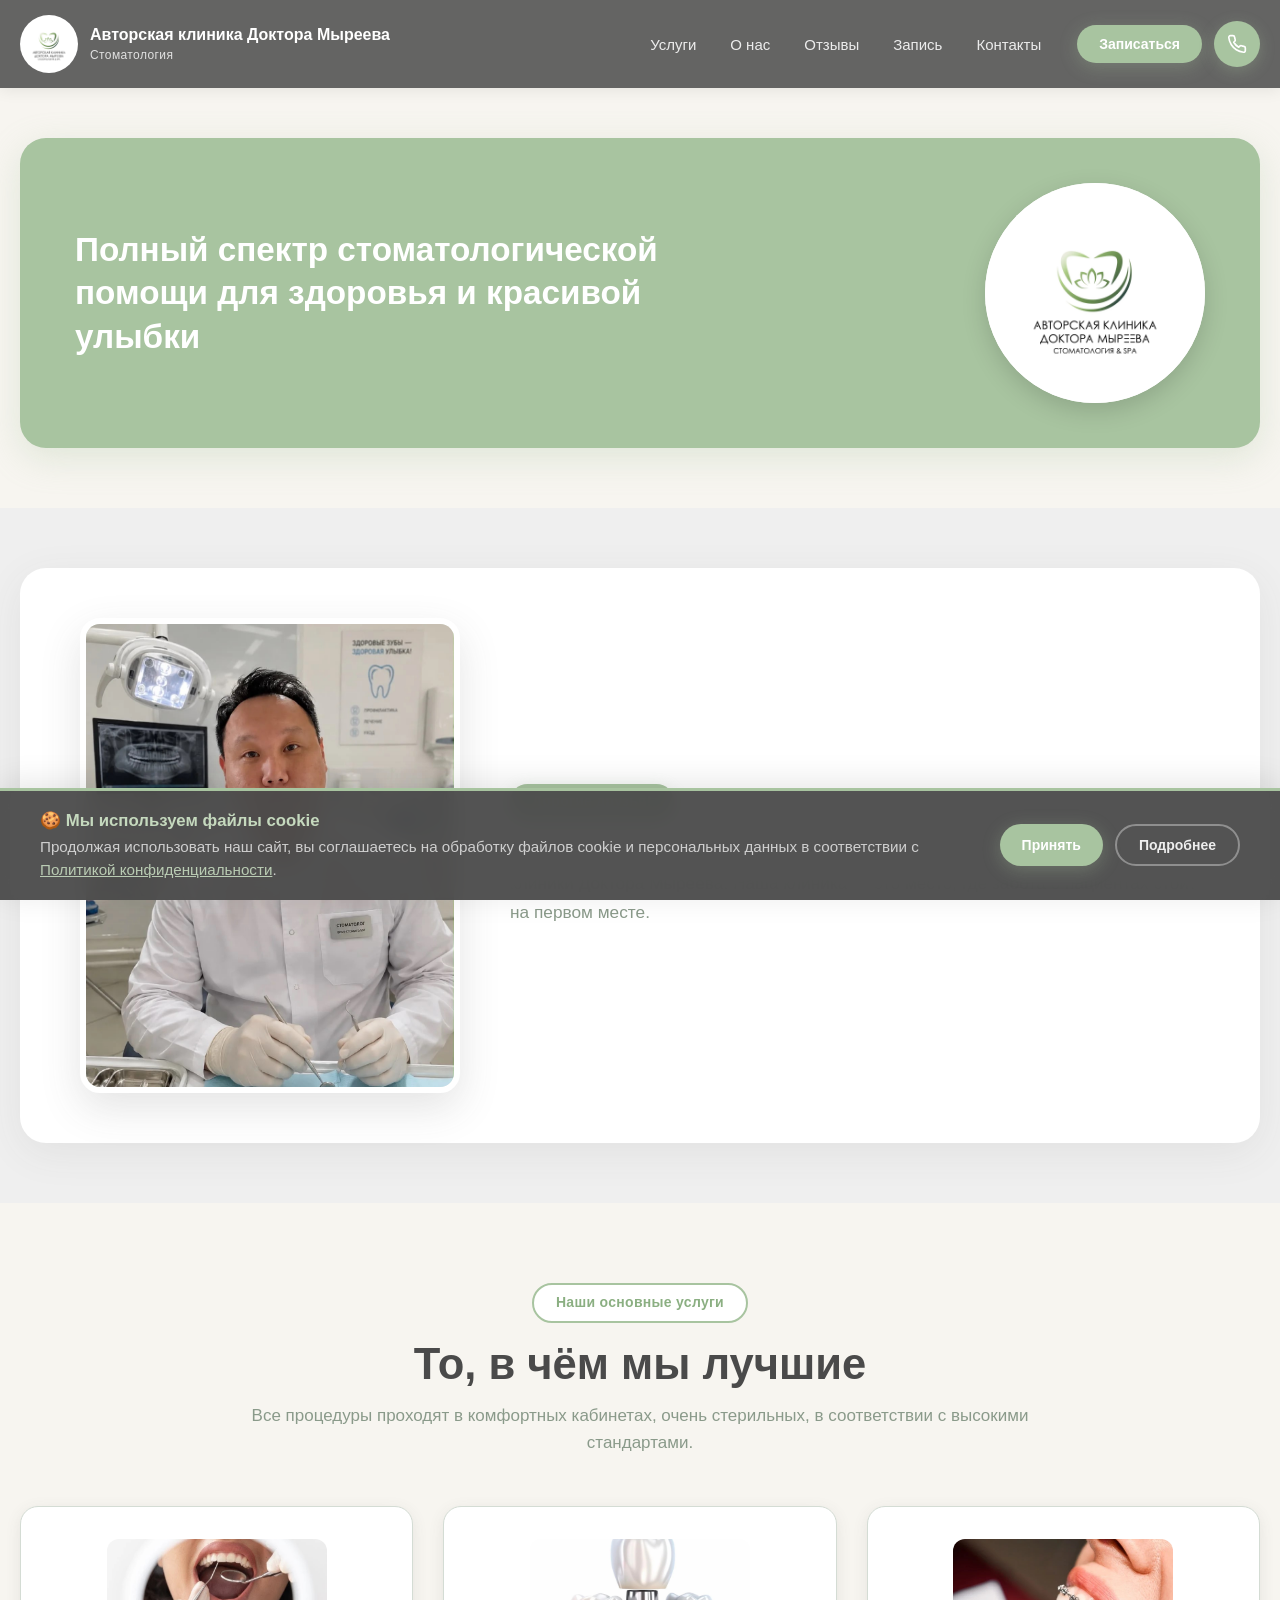
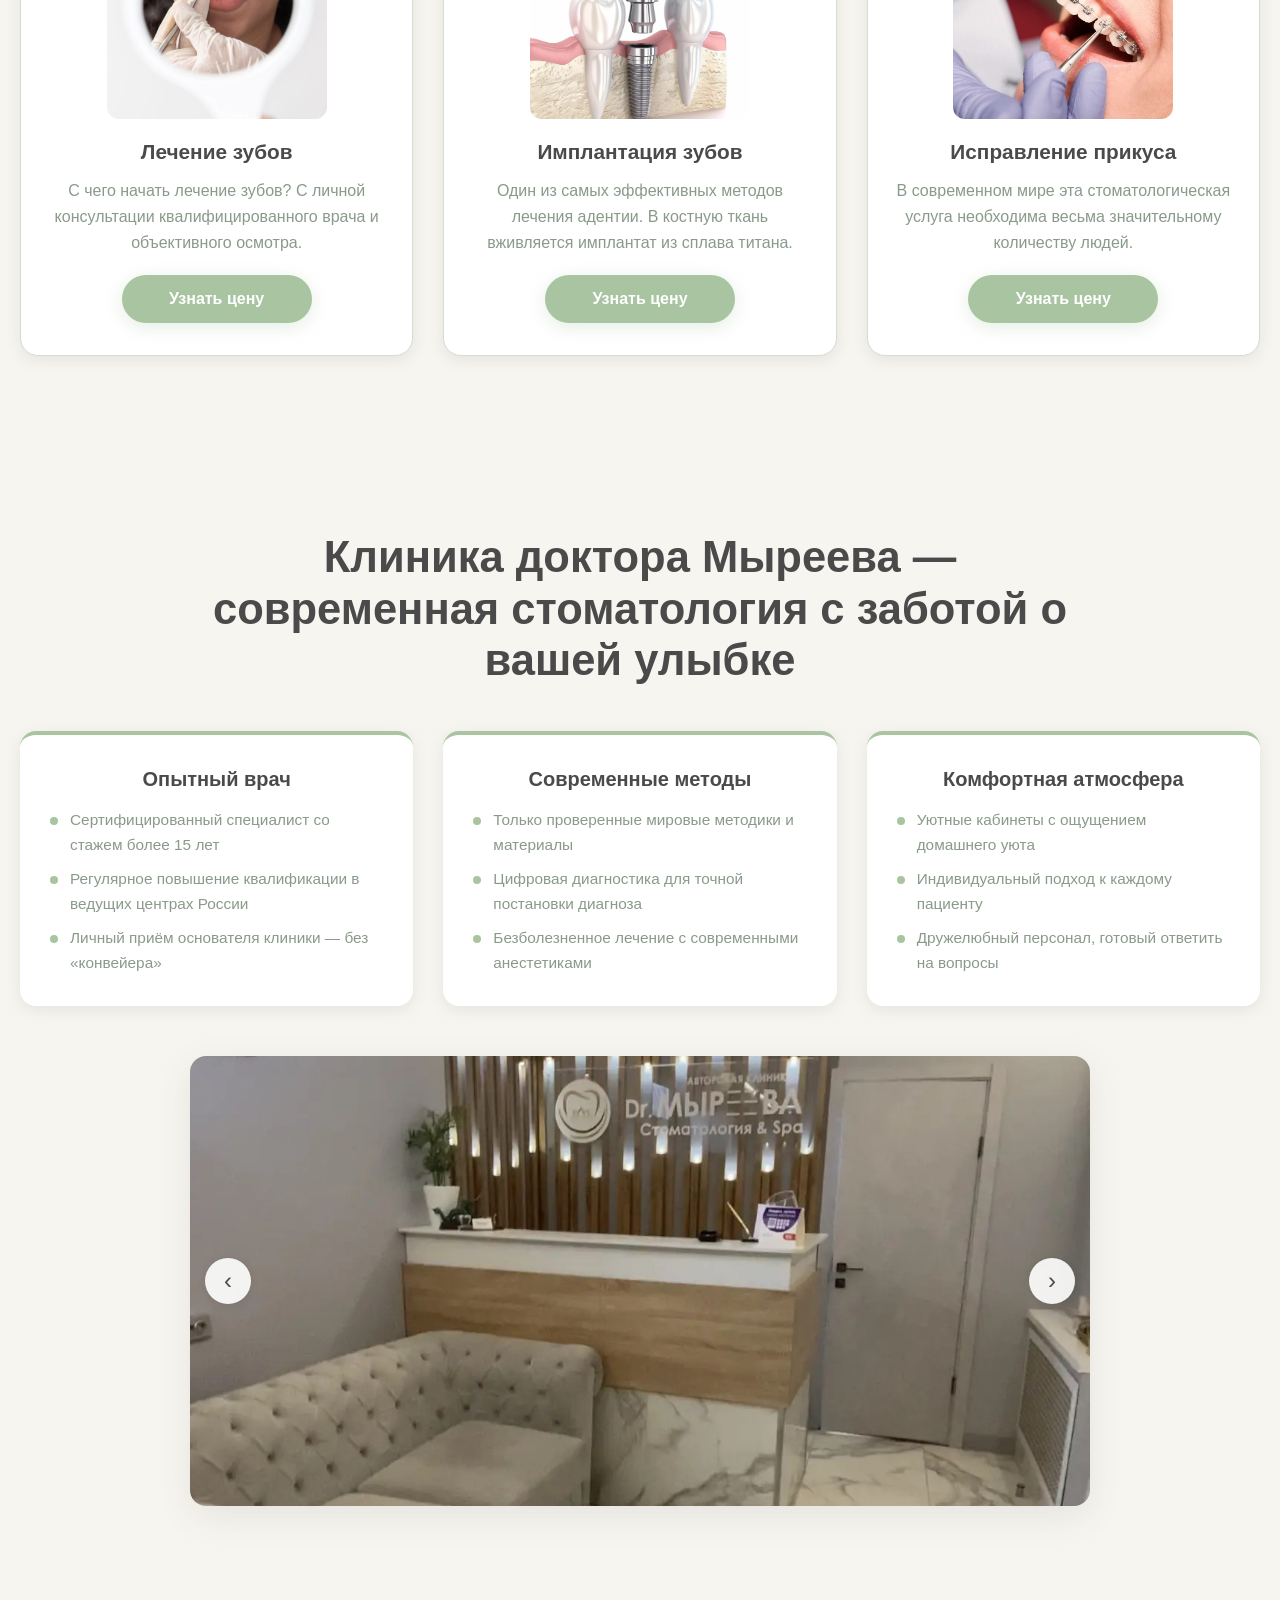
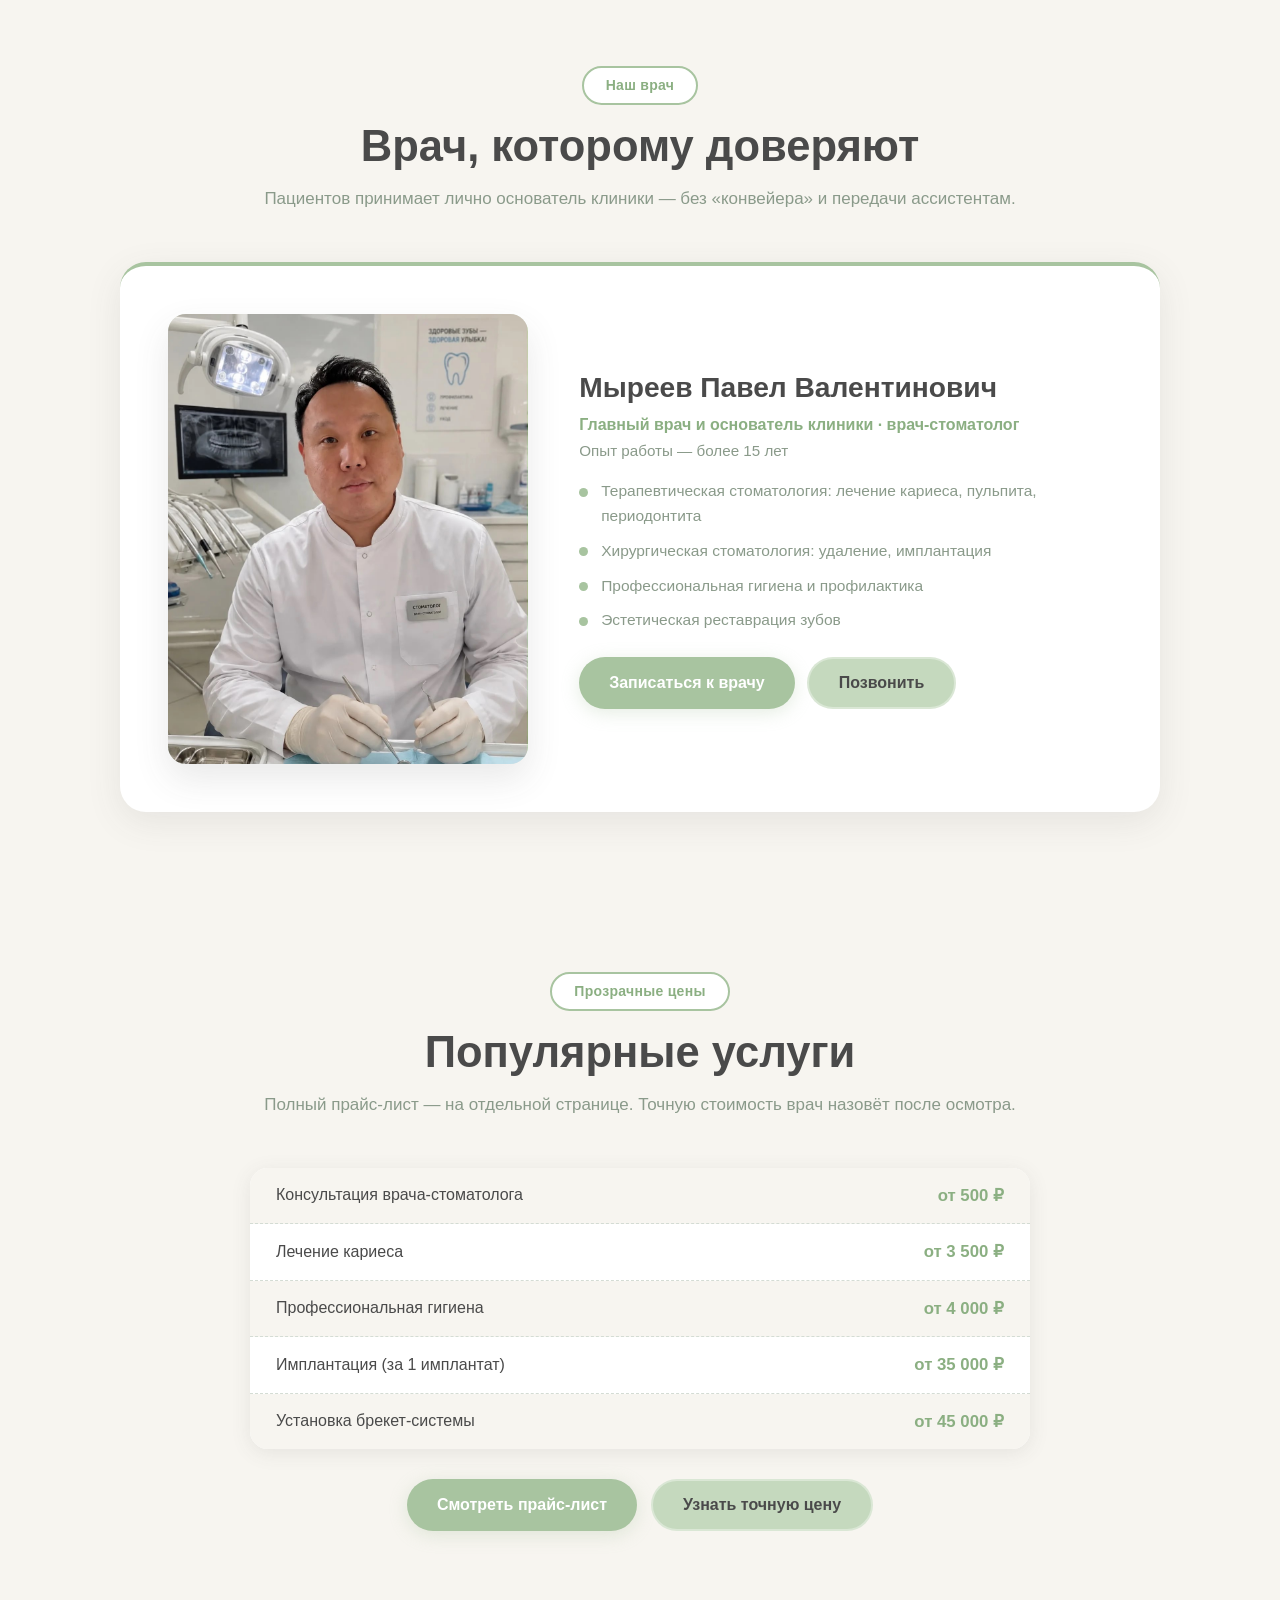
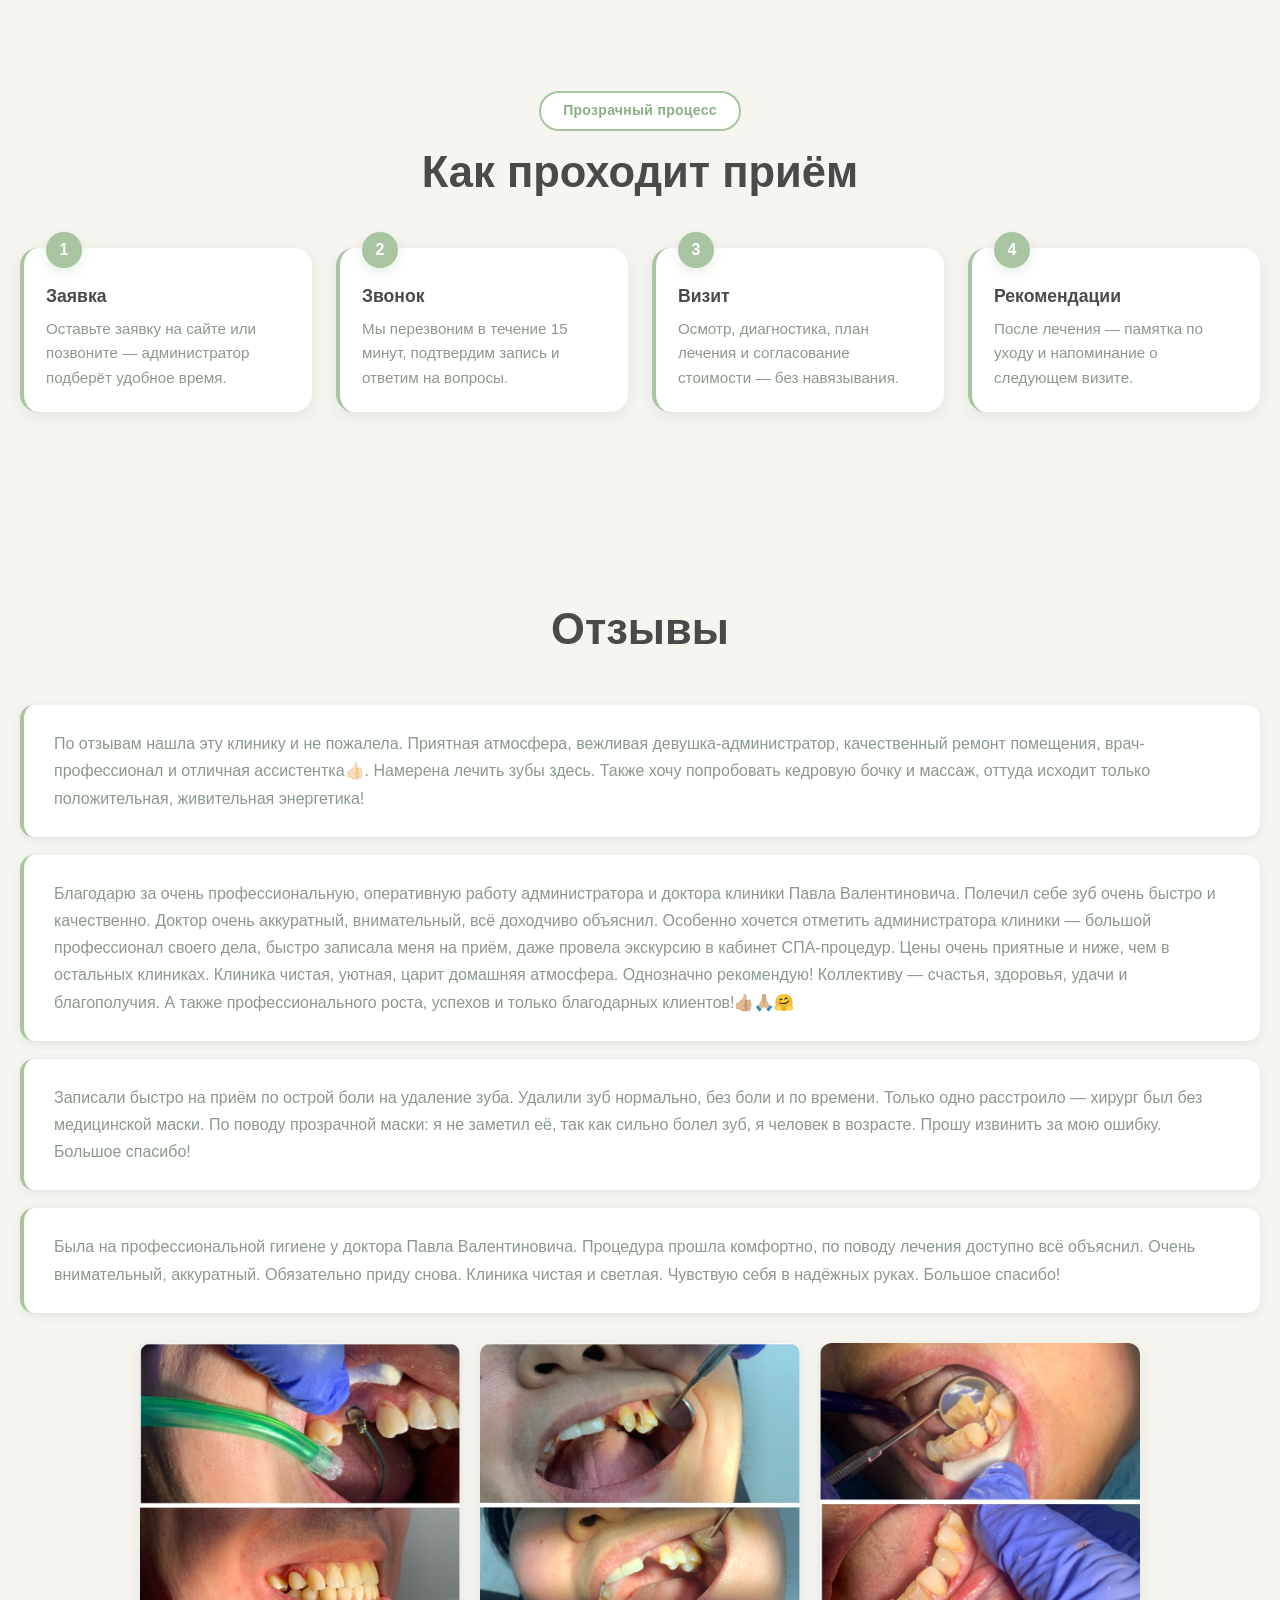
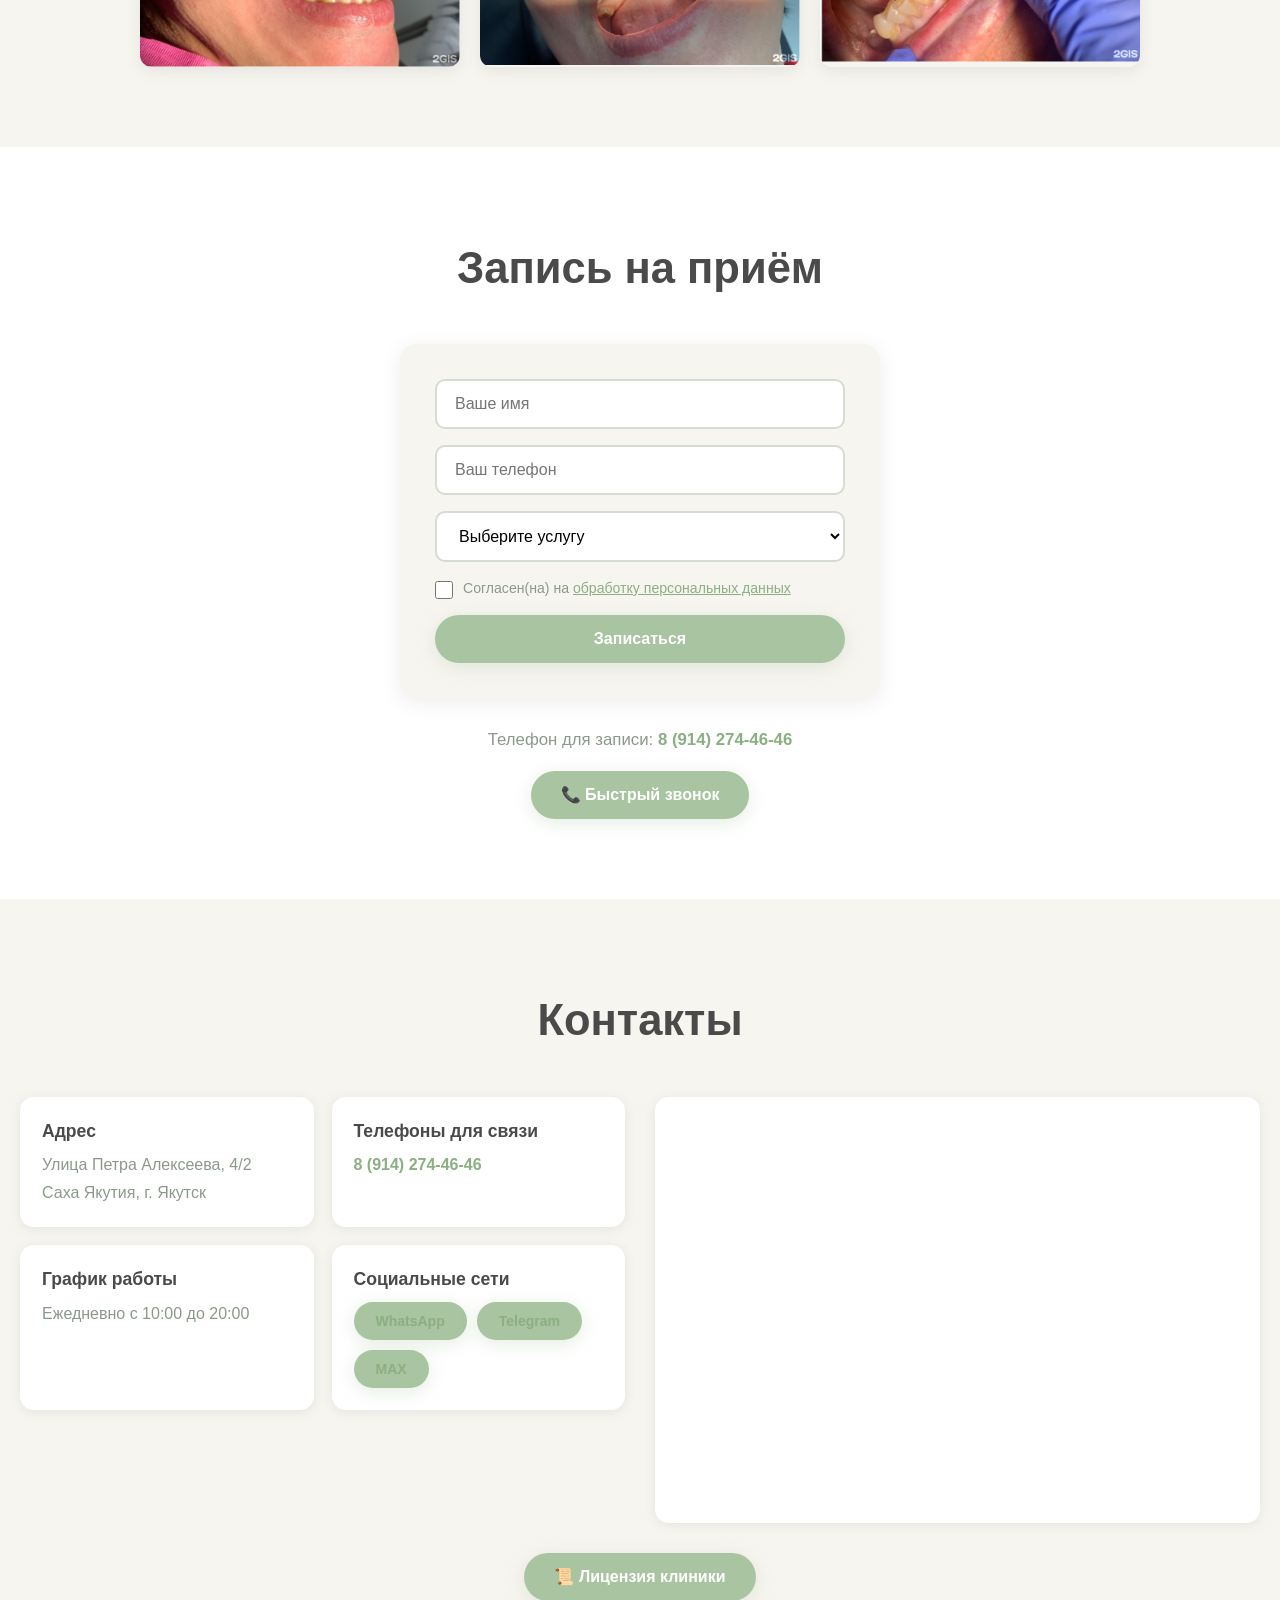
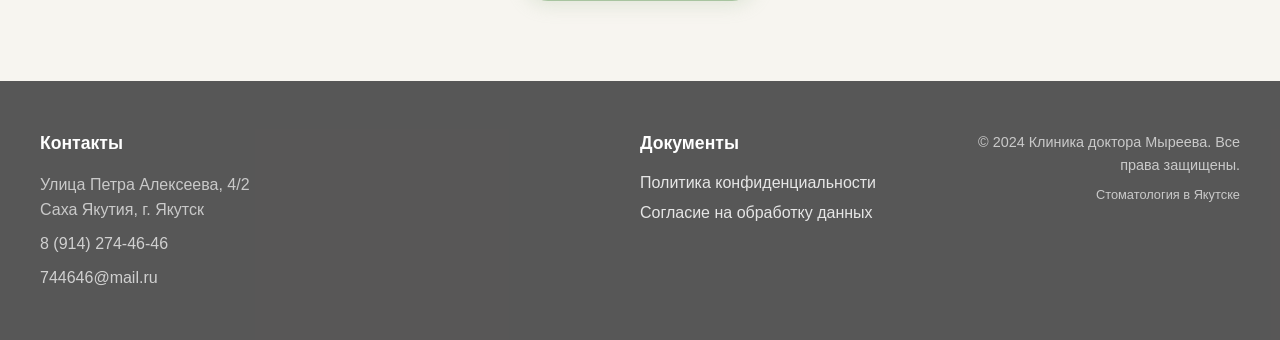
<file: index.html>
<!DOCTYPE html>
<html lang="ru">
<head>
    <meta charset="UTF-8">
    <meta name="viewport" content="width=device-width, initial-scale=1.0">
    <link rel="stylesheet" href="https://necolas.github.io/normalize.css/latest/normalize.css">
    <link rel="stylesheet" href="main.css">
    <title>Клиника Доктора Мыреева — стоматология в Якутске</title>

    <link rel="icon" href="/img/favicon.ico" type="image/x-icon">
    <link rel="icon" type="image/png" sizes="32x32" href="/img/favicon-32x32.png">
    <link rel="icon" type="image/png" sizes="16x16" href="/img/favicon-16x16.png">
    <link rel="apple-touch-icon" sizes="180x180" href="/img/apple-touch-icon.png">
    <link rel="manifest" href="/img/site.webmanifest">

    <meta property="og:title" content="Клиника доктора Мыреева" />
    <meta property="og:description" content="Современная стоматология в Якутске. Лечение зубов, имплантация, брекеты." />
    <meta property="og:image" content="https://drmyreev.ru/img/logo-og.jpg" />
    <meta property="og:url" content="https://drmyreev.ru" />
    <meta property="og:type" content="website" />

    <meta name="twitter:card" content="summary_large_image" />
    <meta name="twitter:title" content="Клиника доктора Мыреева" />
    <meta name="twitter:description" content="Современная стоматология в Якутске" />
    <meta name="twitter:image" content="https://drmyreev.ru/img/logo-og.jpg" />
</head>
<body>

<!-- ============ COOKIE ============ -->
<div id="cookieConsent" class="cookie-consent">
    <div class="cookie-consent__inner">
        <div class="cookie-consent__text">
            <strong>🍪 Мы используем файлы cookie</strong>
            <p>Продолжая использовать наш сайт, вы соглашаетесь на обработку файлов cookie и персональных данных в соответствии с
            <button type="button" class="cookie-consent__link" onclick="openPrivacyModal()">Политикой конфиденциальности</button>.</p>
        </div>
        <div class="cookie-consent__actions">
            <button class="btn btn--primary btn--sm" onclick="acceptCookies()">Принять</button>
            <button class="btn btn--ghost-light btn--sm" onclick="openPrivacyModal()">Подробнее</button>
        </div>
    </div>
</div>

<!-- ============ ШАПКА ============ -->
<header class="site-header">
    <div class="site-header__inner">
        <a href="index.html" class="brand">
            <span class="brand__logo"><img src="img/LOGO1.jpg" alt="Логотип клиники Доктора Мыреева"></span>
            <span class="brand__text">
                <span class="brand__name">Авторская клиника Доктора Мыреева</span>
                <span class="brand__tag">Стоматология</span>
            </span>
        </a>

        <button class="burger" id="menuToggle" aria-label="Открыть меню" aria-controls="headerContent" aria-expanded="false">
            <span></span><span></span><span></span>
        </button>

        <div class="site-header__panel" id="headerContent">
            <nav class="main-nav" aria-label="Основная навигация">
                <a href="#usluge" class="main-nav__link">Услуги</a>
                <a href="#about" class="main-nav__link">О нас</a>
                <a href="#review" class="main-nav__link">Отзывы</a>
                <a href="#appointment" class="main-nav__link">Запись</a>
                <a href="#contacts" class="main-nav__link">Контакты</a>
            </nav>

            <p class="site-header__address">г. Якутск, ул. Петра Алексеева 4/2</p>

            <div class="site-header__actions">
                <button type="button" class="btn btn--primary btn--sm" onclick="openAppointmentModal()">Записаться</button>
                <a href="tel:+79142744646" class="icon-btn" aria-label="Позвонить" title="8 (914) 274-46-46">
                    <svg xmlns="http://www.w3.org/2000/svg" viewBox="0 0 24 24" width="20" height="20" fill="none" stroke="currentColor" stroke-width="2" stroke-linecap="round" stroke-linejoin="round" aria-hidden="true">
                        <path d="M22 16.92v3a2 2 0 0 1-2.18 2 19.79 19.79 0 0 1-8.63-3.07 19.5 19.5 0 0 1-6-6 19.79 19.79 0 0 1-3.07-8.67A2 2 0 0 1 4.11 2h3a2 2 0 0 1 2 1.72c.13.96.36 1.9.7 2.81a2 2 0 0 1-.45 2.11L8.09 9.91a16 16 0 0 0 6 6l1.27-1.27a2 2 0 0 1 2.11-.45c.91.34 1.85.57 2.81.7A2 2 0 0 1 22 16.92z"></path>
                    </svg>
                </a>
            </div>
        </div>

        <div class="overlay" id="overlay"></div>
    </div>
</header>

<main>

    <!-- ============ ПРОМО-ПОЛОСА ============ -->
    <section class="promo">
        <div class="promo__inner">
            <p class="promo__text">Полный спектр стоматологической помощи для здоровья и красивой улыбки</p>
            <div class="promo__logo"><img src="img/LOGO1.jpg" alt="Логотип клиники"></div>
        </div>
    </section>

    <!-- ============ ГЛАВНЫЙ ВРАЧ ============ -->
    <section class="doctor">
        <div class="doctor__card">
            <div class="doctor__media">
                <img src="img/vrach.jpg" alt="Главный врач — Мыреев Павел Валентинович">
            </div>
            <div class="doctor__body">
                <span class="chip">Дорогие друзья!</span>
                <p class="doctor__text">Меня зовут Мыреев Павел Валентинович, я главный врач и основатель Авторской клиники Доктора Мыреева. Наша клиника — это место, где забота о пациентах стоит на первом месте.</p>
            </div>
        </div>
    </section>

    <!-- ============ УСЛУГИ ============ -->
    <section class="section services" id="usluge">
        <header class="section__head">
            <span class="chip chip--outline">Наши основные услуги</span>
            <h2 class="section__title">То, в чём мы лучшие</h2>
            <p class="section__lead">Все процедуры проходят в комфортных кабинетах, очень стерильных, в соответствии с высокими стандартами.</p>
        </header>

        <div class="card-grid">
            <article class="service-card">
                <div class="service-card__media"><img src="img/usluge2.jpg" alt="Лечение зубов"></div>
                <h3 class="service-card__title">Лечение зубов</h3>
                <p class="service-card__text">С чего начать лечение зубов? С личной консультации квалифицированного врача и объективного осмотра.</p>
                <button class="btn btn--primary service-card__btn" onclick="openModal('treatment')">Узнать цену</button>
            </article>

            <article class="service-card">
                <div class="service-card__media"><img src="img/imlant_new.jpg" alt="Имплантация зубов"></div>
                <h3 class="service-card__title">Имплантация зубов</h3>
                <p class="service-card__text">Один из самых эффективных методов лечения адентии. В костную ткань вживляется имплантат из сплава титана.</p>
                <button class="btn btn--primary service-card__btn" onclick="openModal('implant')">Узнать цену</button>
            </article>

            <article class="service-card">
                <div class="service-card__media"><img src="img/breket_new.jpg" alt="Исправление прикуса"></div>
                <h3 class="service-card__title">Исправление прикуса</h3>
                <p class="service-card__text">В современном мире эта стоматологическая услуга необходима весьма значительному количеству людей.</p>
                <button class="btn btn--primary service-card__btn" onclick="openModal('braces')">Узнать цену</button>
            </article>
        </div>
    </section>

    <!-- ============ О НАС ============ -->
    <section class="section about" id="about">
        <div class="about__head">
            <h2 class="section__title">Клиника доктора Мыреева — современная стоматология с заботой о вашей улыбке</h2>
        </div>

        <div class="feature-grid">
            <article class="feature">
                <h3 class="feature__title">Опытный врач</h3>
                <ul class="feature__list">
                    <li>Сертифицированный специалист со стажем более 15 лет</li>
                    <li>Регулярное повышение квалификации в ведущих центрах России</li>
                    <li>Личный приём основателя клиники — без «конвейера»</li>
                </ul>
            </article>

            <article class="feature">
                <h3 class="feature__title">Современные методы</h3>
                <ul class="feature__list">
                    <li>Только проверенные мировые методики и материалы</li>
                    <li>Цифровая диагностика для точной постановки диагноза</li>
                    <li>Безболезненное лечение с современными анестетиками</li>
                </ul>
            </article>

            <article class="feature">
                <h3 class="feature__title">Комфортная атмосфера</h3>
                <ul class="feature__list">
                    <li>Уютные кабинеты с ощущением домашнего уюта</li>
                    <li>Индивидуальный подход к каждому пациенту</li>
                    <li>Дружелюбный персонал, готовый ответить на вопросы</li>
                </ul>
            </article>
        </div>

        <div class="about__img">
            <img src="img/fdsfdsfds.jpg" alt="">
            <img src="img/cabinet.png" alt="">
            <img src="img/ng.jpg" alt="">
            <img src="img/operas.jpg" alt="">
        </div>
    </section>

    <!-- ============ ВРАЧ ============ -->
    <section class="section team" id="team">
        <header class="section__head">
            <span class="chip chip--outline">Наш врач</span>
            <h2 class="section__title">Врач, которому доверяют</h2>
            <p class="section__lead">Пациентов принимает лично основатель клиники — без «конвейера» и передачи ассистентам.</p>
        </header>

        <article class="doctor-profile">
            <div class="doctor-profile__media">
                <img src="img/vrach.jpg" alt="Мыреев Павел Валентинович — главный врач клиники">
            </div>
            <div class="doctor-profile__body">
                <h3 class="doctor-profile__name">Мыреев Павел Валентинович</h3>
                <p class="doctor-profile__role">Главный врач и основатель клиники · врач-стоматолог</p>
                <p class="doctor-profile__exp">Опыт работы — более 15 лет</p>

                <ul class="doctor-profile__list">
                    <li>Терапевтическая стоматология: лечение кариеса, пульпита, периодонтита</li>
                    <li>Хирургическая стоматология: удаление, имплантация</li>
                    <li>Профессиональная гигиена и профилактика</li>
                    <li>Эстетическая реставрация зубов</li>
                </ul>

                <div class="doctor-profile__actions">
                    <button class="btn btn--primary" onclick="openAppointmentModal()">Записаться к врачу</button>
                    <a href="tel:+79142744646" class="btn btn--ghost-light" style="background:var(--primary-light);color:var(--dark);">Позвонить</a>
                </div>
            </div>
        </article>
    </section>

    <!-- ============ ЦЕНЫ (ТИЗЕР) ============ -->
    <section class="section prices" id="prices">
        <header class="section__head">
            <span class="chip chip--outline">Прозрачные цены</span>
            <h2 class="section__title">Популярные услуги</h2>
            <p class="section__lead">Полный прайс-лист — на отдельной странице. Точную стоимость врач назовёт после осмотра.</p>
        </header>

        <div class="price-table">
            <div class="price-row">
                <span class="price-row__name">Консультация врача-стоматолога</span>
                <span class="price-row__value">от 500 ₽</span>
            </div>
            <div class="price-row">
                <span class="price-row__name">Лечение кариеса</span>
                <span class="price-row__value">от 3 500 ₽</span>
            </div>
            <div class="price-row">
                <span class="price-row__name">Профессиональная гигиена</span>
                <span class="price-row__value">от 4 000 ₽</span>
            </div>
            <div class="price-row">
                <span class="price-row__name">Имплантация (за 1 имплантат)</span>
                <span class="price-row__value">от 35 000 ₽</span>
            </div>
            <div class="price-row">
                <span class="price-row__name">Установка брекет-системы</span>
                <span class="price-row__value">от 45 000 ₽</span>
            </div>
        </div>

        <div class="prices__actions">
            <button class="btn btn--primary" onclick="openPriceModal()">Смотреть прайс-лист</button>
            <button class="btn btn--ghost-light" style="background:var(--primary-light);color:var(--dark);" onclick="openModal()">Узнать точную цену</button>
        </div>
    </section>

    <!-- ============ КАК ПРОХОДИТ ПРИЁМ ============ -->
    <section class="section process" id="process">
        <header class="section__head">
            <span class="chip chip--outline">Прозрачный процесс</span>
            <h2 class="section__title">Как проходит приём</h2>
        </header>

        <ol class="steps">
            <li class="step">
                <span class="step__num">1</span>
                <h3 class="step__title">Заявка</h3>
                <p class="step__text">Оставьте заявку на сайте или позвоните — администратор подберёт удобное время.</p>
            </li>
            <li class="step">
                <span class="step__num">2</span>
                <h3 class="step__title">Звонок</h3>
                <p class="step__text">Мы перезвоним в течение 15 минут, подтвердим запись и ответим на вопросы.</p>
            </li>
            <li class="step">
                <span class="step__num">3</span>
                <h3 class="step__title">Визит</h3>
                <p class="step__text">Осмотр, диагностика, план лечения и согласование стоимости — без навязывания.</p>
            </li>
            <li class="step">
                <span class="step__num">4</span>
                <h3 class="step__title">Рекомендации</h3>
                <p class="step__text">После лечения — памятка по уходу и напоминание о следующем визите.</p>
            </li>
        </ol>
    </section>

    <!-- ============ ОТЗЫВЫ ============ -->
    <section class="section reviews" id="review">
        <header class="section__head">
            <h2 class="section__title">Отзывы</h2>
        </header>

        <div class="reviews__list">
            <blockquote class="review">По отзывам нашла эту клинику и не пожалела. Приятная атмосфера, вежливая девушка-администратор, качественный ремонт помещения, врач-профессионал и отличная ассистентка👍🏻. Намерена лечить зубы здесь. Также хочу попробовать кедровую бочку и массаж, оттуда исходит только положительная, живительная энергетика!</blockquote>
            <blockquote class="review">Благодарю за очень профессиональную, оперативную работу администратора и доктора клиники Павла Валентиновича. Полечил себе зуб очень быстро и качественно. Доктор очень аккуратный, внимательный, всё доходчиво объяснил. Особенно хочется отметить администратора клиники — большой профессионал своего дела, быстро записала меня на приём, даже провела экскурсию в кабинет СПА-процедур. Цены очень приятные и ниже, чем в остальных клиниках. Клиника чистая, уютная, царит домашняя атмосфера. Однозначно рекомендую! Коллективу — счастья, здоровья, удачи и благополучия. А также профессионального роста, успехов и только благодарных клиентов!👍🏼🙏🏼🤗</blockquote>
            <blockquote class="review">Записали быстро на приём по острой боли на удаление зуба. Удалили зуб нормально, без боли и по времени. Только одно расстроило — хирург был без медицинской маски. По поводу прозрачной маски: я не заметил её, так как сильно болел зуб, я человек в возрасте. Прошу извинить за мою ошибку. Большое спасибо!</blockquote>
            <blockquote class="review">Была на профессиональной гигиене у доктора Павла Валентиновича. Процедура прошла комфортно, по поводу лечения доступно всё объяснил. Очень внимательный, аккуратный. Обязательно приду снова. Клиника чистая и светлая. Чувствую себя в надёжных руках. Большое спасибо!</blockquote>
        </div>

        <div class="reviews__gallery">
            <div class="reviews__shot"><img src="img/otziv1.png" alt="Отзыв"></div>
            <div class="reviews__shot"><img src="img/otziv2.png" alt="Отзыв"></div>
            <div class="reviews__shot"><img src="img/otziv3.png" alt="Отзыв"></div>
        </div>
    </section>

    <!-- ============ ЗАПИСЬ ============ -->
    <section class="section booking" id="appointment">
        <header class="section__head">
            <h2 class="section__title">Запись на приём</h2>
        </header>

        <form class="booking__form" id="appointmentForm">
            <div class="field">
                <input type="text" placeholder="Ваше имя" id="appointmentName" required>
            </div>
            <div class="field">
                <input type="tel" placeholder="Ваш телефон" id="appointmentPhone" required pattern="[0-9+\-() ]+" title="Введите номер телефона">
            </div>
            <div class="field">
                <select id="appointmentService" required>
                    <option value="">Выберите услугу</option>
                    <option value="consult">Консультация</option>
                    <option value="treatment">Лечение зубов</option>
                    <option value="implant">Имплантация</option>
                    <option value="braces">Брекеты</option>
                    <option value="cleaning">Чистка зубов</option>
                    <option value="surgery">Хирургия</option>
                </select>
            </div>
            <label class="consent-checkbox">
                <input type="checkbox" id="bookingConsent" required>
                <span>Согласен(на) на <button type="button" class="consent-link" onclick="openConsentModal()">обработку персональных данных</button></span>
            </label>
            <button type="button" class="btn btn--primary btn--block" onclick="submitAppointment()">Записаться</button>
        </form>

        <p class="booking__phone">Телефон для записи: <a href="tel:+79142744646">8 (914) 274-46-46</a></p>
        <div class="booking__call">
            <a href="tel:+79142744646" class="btn btn--primary">📞 Быстрый звонок</a>
        </div>
    </section>

    <!-- ============ КОНТАКТЫ ============ -->
    <section class="section contacts" id="contacts">
        <header class="section__head">
            <h2 class="section__title">Контакты</h2>
        </header>

        <div class="contacts__grid">
            <div class="contacts__info">
                <div class="info-card">
                    <h3 class="info-card__title">Адрес</h3>
                    <p>Улица Петра Алексеева, 4/2</p>
                    <p>Саха Якутия, г. Якутск</p>
                </div>
                <div class="info-card">
                    <h3 class="info-card__title">Телефоны для связи</h3>
                    <p><a href="tel:+79142744646">8 (914) 274-46-46</a></p>
                </div>
                <div class="info-card">
                    <h3 class="info-card__title">График работы</h3>
                    <p>Ежедневно с 10:00 до 20:00</p>
                </div>
                <div class="info-card">
                    <h3 class="info-card__title">Социальные сети</h3>
                    <div class="social-links">
                        <a href="https://wa.me/79142744646" class="btn btn--primary btn--sm">WhatsApp</a>
                        <a href="https://t.me/doctormyreev" class="btn btn--primary btn--sm">Telegram</a>
                        <a href="https://max.ru/u/f9LHodD0cOKuRtO3bGPkwKb0fdtOAMibD1cNgnsdWsUdrBiBsMaCDI0j8To" class="btn btn--primary btn--sm">MAX</a>
                    </div>
                </div>
            </div>

            <div class="contacts__map">
                <iframe id="map_965281090" src="https://makemap.2gis.ru/widget?data=[base64]" sandbox="allow-modals allow-forms allow-scripts allow-same-origin allow-popups allow-top-navigation-by-user-activation"></iframe>
            </div>
        </div>

        <div class="contacts__license">
            <button class="btn btn--primary" onclick="openLicenseModal()">📜 Лицензия клиники</button>
        </div>
    </section>

</main>

<!-- ============ ФУТЕР ============ -->
<footer class="site-footer">
    <div class="site-footer__inner">
        <div class="site-footer__col">
            <h3 class="site-footer__title">Контакты</h3>
            <p>Улица Петра Алексеева, 4/2<br>Саха Якутия, г. Якутск</p>
            <p><a href="tel:+79142744646">8 (914) 274-46-46</a></p>
            <p><a href="mailto:744646@mail.ru">744646@mail.ru</a></p>
        </div>

        <div class="site-footer__col">
            <h3 class="site-footer__title">Документы</h3>
            <div class="site-footer__links">
                <button type="button" class="site-footer__link-btn" onclick="openPrivacyModal()">Политика конфиденциальности</button>
                <button type="button" class="site-footer__link-btn" onclick="openConsentModal()">Согласие на обработку данных</button>
            </div>
        </div>

        <div class="site-footer__col site-footer__col--right">
            <p class="site-footer__copy">© 2024 Клиника доктора Мыреева. Все права защищены.</p>
            <p class="site-footer__sub">Стоматология в Якутске</p>
        </div>
    </div>
</footer>

<!-- ============ МОДАЛКА ЦЕНЫ ============ -->
<div id="modal" class="modal">
    <div class="modal__dialog">
        <span class="modal__close" onclick="closeModal()">&times;</span>
        <h2 class="modal__title">Узнать точную цену</h2>
        <form class="modal__form" id="modalForm" onsubmit="submitModalForm(event)">
            <input type="text" id="modalName" placeholder="Ваше имя" required>
            <input type="tel" id="modalPhone" placeholder="Ваш телефон" required>
            <input type="email" id="modalEmail" placeholder="Ваш email">
            <select id="modalService" required>
                <option value="">Выберите услугу</option>
                <option value="consult">Консультация</option>
                <option value="treatment">Лечение зубов</option>
                <option value="implant">Имплантация</option>
                <option value="braces">Брекеты</option>
                <option value="cleaning">Чистка зубов</option>
                <option value="surgery">Хирургия</option>
            </select>
            <textarea id="modalComment" placeholder="Дополнительная информация"></textarea>
            <label class="consent-checkbox">
                <input type="checkbox" id="modalConsent" required>
                <span>Согласен(на) на <button type="button" class="consent-link" onclick="openConsentModal()">обработку персональных данных</button></span>
            </label>
            <button type="submit" class="btn btn--primary btn--block">Отправить заявку</button>
        </form>
    </div>
</div>

<!-- ============ МОДАЛКА ПРАЙС-ЛИСТА ============ -->
<div id="priceModal" class="modal">
    <div class="modal__dialog modal__dialog--wide">
        <span class="modal__close" onclick="closePriceModal()">&times;</span>
        <h2 class="modal__title">Прайс-лист клиники</h2>
        <p class="price-modal__note">Цены указаны «от» и не являются публичной офертой. Точную стоимость врач назовёт после осмотра.</p>

        <!-- Якорное меню -->
        <nav class="price-modal__nav" aria-label="Категории прайса">
            <a href="#price-therapy" class="price-modal__nav-link" onclick="scrollToPrice(event, 'price-therapy')">Терапия</a>
            <a href="#price-surgery" class="price-modal__nav-link" onclick="scrollToPrice(event, 'price-surgery')">Хирургия</a>
            <a href="#price-implant" class="price-modal__nav-link" onclick="scrollToPrice(event, 'price-implant')">Имплантация</a>
            <a href="#price-ortho" class="price-modal__nav-link" onclick="scrollToPrice(event, 'price-ortho')">Ортодонтия</a>
            <a href="#price-hygiene" class="price-modal__nav-link" onclick="scrollToPrice(event, 'price-hygiene')">Гигиена</a>
        </nav>

        <!-- TODO: заменить данные на реальные -->

        <section class="price-modal__section" id="price-therapy">
            <h3 class="price-modal__subtitle">Терапия</h3>
            <div class="price-table price-table--modal">
                <div class="price-row"><span class="price-row__name">Консультация врача-стоматолога</span><span class="price-row__value">от 500 ₽</span></div>
                <div class="price-row"><span class="price-row__name">Лечение кариеса (1 поверхность)</span><span class="price-row__value">от 3 500 ₽</span></div>
                <div class="price-row"><span class="price-row__name">Лечение кариеса (2 и более поверхностей)</span><span class="price-row__value">от 4 500 ₽</span></div>
                <div class="price-row"><span class="price-row__name">Лечение пульпита (1 канал)</span><span class="price-row__value">от 5 500 ₽</span></div>
                <div class="price-row"><span class="price-row__name">Лечение периодонтита</span><span class="price-row__value">от 6 500 ₽</span></div>
                <div class="price-row"><span class="price-row__name">Замена пломбы</span><span class="price-row__value">от 2 500 ₽</span></div>
                <div class="price-row"><span class="price-row__name">Эстетическая реставрация зуба</span><span class="price-row__value">от 7 000 ₽</span></div>
            </div>
        </section>

        <section class="price-modal__section" id="price-surgery">
            <h3 class="price-modal__subtitle">Хирургия</h3>
            <div class="price-table price-table--modal">
                <div class="price-row"><span class="price-row__name">Удаление зуба (простое)</span><span class="price-row__value">от 2 500 ₽</span></div>
                <div class="price-row"><span class="price-row__name">Удаление зуба (сложное)</span><span class="price-row__value">от 5 000 ₽</span></div>
                <div class="price-row"><span class="price-row__name">Удаление зуба мудрости</span><span class="price-row__value">от 6 500 ₽</span></div>
                <div class="price-row"><span class="price-row__name">Кюретаж лунки</span><span class="price-row__value">от 1 500 ₽</span></div>
                <div class="price-row"><span class="price-row__name">Наложение швов</span><span class="price-row__value">от 1 000 ₽</span></div>
            </div>
        </section>

        <section class="price-modal__section" id="price-implant">
            <h3 class="price-modal__subtitle">Имплантация</h3>
            <div class="price-table price-table--modal">
                <div class="price-row"><span class="price-row__name">Установка имплантата (эконом)</span><span class="price-row__value">от 35 000 ₽</span></div>
                <div class="price-row"><span class="price-row__name">Установка имплантата (премиум)</span><span class="price-row__value">от 55 000 ₽</span></div>
                <div class="price-row"><span class="price-row__name">Установка формирователя десны</span><span class="price-row__value">от 3 500 ₽</span></div>
                <div class="price-row"><span class="price-row__name">Коронка на имплантат (металлокерамика)</span><span class="price-row__value">от 18 000 ₽</span></div>
                <div class="price-row"><span class="price-row__name">Коронка на имплантат (цирконий)</span><span class="price-row__value">от 28 000 ₽</span></div>
                <div class="price-row"><span class="price-row__name">Костная пластика</span><span class="price-row__value">от 25 000 ₽</span></div>
            </div>
        </section>

        <section class="price-modal__section" id="price-ortho">
            <h3 class="price-modal__subtitle">Ортодонтия</h3>
            <div class="price-table price-table--modal">
                <div class="price-row"><span class="price-row__name">Консультация ортодонта</span><span class="price-row__value">от 1 000 ₽</span></div>
                <div class="price-row"><span class="price-row__name">Установка брекет-системы (металл)</span><span class="price-row__value">от 45 000 ₽</span></div>
                <div class="price-row"><span class="price-row__name">Установка брекет-системы (керамика)</span><span class="price-row__value">от 65 000 ₽</span></div>
                <div class="price-row"><span class="price-row__name">Элайнеры (полный курс)</span><span class="price-row__value">от 120 000 ₽</span></div>
                <div class="price-row"><span class="price-row__name">Коррекция брекет-системы</span><span class="price-row__value">от 2 500 ₽</span></div>
                <div class="price-row"><span class="price-row__name">Снятие брекет-системы</span><span class="price-row__value">от 5 000 ₽</span></div>
            </div>
        </section>

        <section class="price-modal__section" id="price-hygiene">
            <h3 class="price-modal__subtitle">Гигиена</h3>
            <div class="price-table price-table--modal">
                <div class="price-row"><span class="price-row__name">Профессиональная гигиена полости рта</span><span class="price-row__value">от 4 000 ₽</span></div>
                <div class="price-row"><span class="price-row__name">Ультразвуковая чистка</span><span class="price-row__value">от 3 000 ₽</span></div>
                <div class="price-row"><span class="price-row__name">Чистка Air Flow</span><span class="price-row__value">от 2 500 ₽</span></div>
                <div class="price-row"><span class="price-row__name">Полировка зубов</span><span class="price-row__value">от 1 500 ₽</span></div>
                <div class="price-row"><span class="price-row__name">Фторирование</span><span class="price-row__value">от 1 200 ₽</span></div>
                <div class="price-row"><span class="price-row__name">Герметизация фиссур (1 зуб)</span><span class="price-row__value">от 1 800 ₽</span></div>
            </div>
        </section>

        <div class="price-modal__actions">
            <button class="btn btn--primary" onclick="closePriceModal(); openAppointmentModal();">Записаться на приём</button>
            <button class="btn btn--ghost-light" style="background:var(--primary-light);color:var(--dark);" onclick="closePriceModal(); openModal();">Узнать точную цену</button>
        </div>
    </div>
</div>

<!-- ============ МОДАЛКА ПОЛИТИКИ ============ -->
<div id="privacyModal" class="modal">
    <div class="modal__dialog modal__dialog--wide">
        <span class="modal__close" onclick="closePrivacyModal()">&times;</span>
        <h2 class="modal__title">Политика конфиденциальности</h2>
        <div class="doc">
            <p><strong>1. Общие положения</strong></p>
            <p>Настоящая политика обработки персональных данных составлена в соответствии с требованиями Федерального закона от 27.07.2006 № 152-ФЗ «О персональных данных» и определяет порядок обработки персональных данных и меры по обеспечению безопасности персональных данных, предпринимаемые ООО «Добун» (далее – Оператор).</p>
            <p><strong>2. Основные понятия</strong></p>
            <ul>
                <li><strong>Персональные данные</strong> – любая информация, относящаяся к прямо или косвенно определённому или определяемому физическому лицу (субъекту персональных данных);</li>
                <li><strong>Обработка персональных данных</strong> – любое действие (операция) или совокупность действий (операций), совершаемых с использованием средств автоматизации или без использования таких средств с персональными данными;</li>
                <li><strong>Сайт</strong> – совокупность графических и информационных материалов, а также программ для ЭВМ и баз данных, обеспечивающих их доступность в сети интернет по адресу (URL);</li>
                <li><strong>Пользователь</strong> – любой посетитель веб-сайта;</li>
            </ul>
            <p><strong>3. Какие данные мы собираем</strong></p>
            <ul>
                <li>Имя пользователя</li>
                <li>Контактный телефон</li>
                <li>Адрес электронной почты</li>
                <li>Информация о выбранных услугах</li>
                <li>Данные, полученные через формы обратной связи</li>
            </ul>
            <p><strong>4. Цели обработки персональных данных</strong></p>
            <ul>
                <li>Предоставление доступа Пользователю к сервисам, информации и/или материалам, содержащимся на веб-сайте;</li>
                <li>Связь с Пользователем, включая направление уведомлений, запросов и обработку заявок;</li>
                <li>Улучшение качества обслуживания и предоставляемых услуг;</li>
                <li>Проведение статистических и иных исследований на основе обезличенных данных.</li>
            </ul>
            <p><strong>5. Правовые основания обработки персональных данных</strong></p>
            <p>Оператор обрабатывает персональные данные Пользователя только в случае их заполнения и/или отправки Пользователем самостоятельно через специальные формы, расположенные на сайте.</p>
            <p><strong>6. Сроки обработки персональных данных</strong></p>
            <p>Персональные данные Пользователя хранятся не дольше, чем этого требуют цели их обработки, если иной срок не предусмотрен договором или действующим законодательством.</p>
            <p><strong>7. Права субъекта персональных данных</strong></p>
            <ul>
                <li>Получить информацию, касающуюся обработки его персональных данных;</li>
                <li>Требовать уточнения своих персональных данных, их блокирования или уничтожения;</li>
                <li>Отозвать согласие на обработку персональных данных;</li>
                <li>Обжаловать действия или бездействие Оператора.</li>
            </ul>
            <p><strong>8. Контактная информация</strong></p>
            <p><strong>ООО «Добун»</strong><br>
            677000, Республика Саха (Якутия), г. Якутск, ул. Петра Алексеева, д. 4/2, помещ. 1<br>
            Телефон: <a href="tel:+79142744646">8 (914) 274-46-46</a><br>
            Email: <a href="mailto:744646@mail.ru">744646@mail.ru</a></p>
            <p><strong>9. Изменение политики конфиденциальности</strong></p>
            <p>Оператор имеет право вносить изменения в настоящую Политику конфиденциальности. Новая редакция Политики вступает в силу с момента её размещения на Сайте.</p>
            <p class="doc__date">Дата последнего обновления: 11 августа 2026 года</p>
        </div>
    </div>
</div>

<!-- ============ МОДАЛКА ЛИЦЕНЗИИ ============ -->
<div id="licenseModal" class="modal">
    <div class="modal__dialog modal__dialog--wide">
        <span class="modal__close" onclick="closeLicenseModal()">&times;</span>
        <h2 class="modal__title">Лицензия на осуществление медицинской деятельности</h2>

        <div class="license-carousel">
            <div class="license-carousel__viewport">
                <div class="license-carousel__track" id="licenseCarousel">
                    <div class="license-slide"><img src="img/СВИДЕТЕЛЬСТВО (3)_pages-to-jpg-0001.jpg" alt="Лицензия страница 1" class="license-image"></div>
                    <div class="license-slide"><img src="img/СВИДЕТЕЛЬСТВО (3)_pages-to-jpg-0002.jpg" alt="Лицензия страница 2" class="license-image"></div>
                    <div class="license-slide"><img src="img/СВИДЕТЕЛЬСТВО (3)_pages-to-jpg-0003.jpg" alt="Лицензия страница 3" class="license-image"></div>
                    <div class="license-slide"><img src="img/СВИДЕТЕЛЬСТВО (3)_pages-to-jpg-0004.jpg" alt="Лицензия страница 4" class="license-image"></div>
                </div>
            </div>
            <button class="license-carousel__btn license-carousel__btn--prev" onclick="changeLicenseSlide(-1)">❮</button>
            <button class="license-carousel__btn license-carousel__btn--next" onclick="changeLicenseSlide(1)">❯</button>
            <div class="license-carousel__dots" id="licenseDots">
                <span class="license-dot active" onclick="goToLicenseSlide(0)"></span>
                <span class="license-dot" onclick="goToLicenseSlide(1)"></span>
                <span class="license-dot" onclick="goToLicenseSlide(2)"></span>
                <span class="license-dot" onclick="goToLicenseSlide(3)"></span>
            </div>
        </div>

        <div class="info-box">
            <p><strong>Лицензия:</strong> № Л041-01179-14/01005521</p>
            <p><strong>Дата выдачи:</strong> 22 декабря 2023 года</p>
            <p><strong>Кем выдана:</strong> Министерство здравоохранения Республики Саха (Якутия)</p>
            <p><strong>Юридическое лицо:</strong> ООО «Добун»</p>
            <p><strong>ИНН:</strong> 1400003079</p>
            <p><strong>ОГРН:</strong> 1211400013571</p>
            <p><strong>Адрес:</strong> 677000, Республика Саха (Якутия), г. Якутск, ул. Петра Алексеева, д. 4/2, помещ. 1</p>
            <p><strong>Лицензионное дело:</strong> № ЛО-14-01-000264-23 от 06.12.2023 г.</p>
            <p><strong>Регистрационный входящий:</strong> ЕПГУ № 3619506142 от 06.12.2023 г.</p>
        </div>

        <div class="info-box">
            <h4>Разрешённые виды деятельности</h4>
            <ul class="info-box__list">
                <li>Ортодонтия</li>
                <li>Стоматология ортопедическая</li>
                <li>Стоматология терапевтическая</li>
                <li>Стоматология хирургическая</li>
                <li>Медицинский массаж</li>
                <li>Сестринское дело</li>
            </ul>
        </div>

        <div class="info-box info-box--accent">
            <p><strong>Министр здравоохранения РС(Я):</strong> Л.Н. Афанасьева</p>
            <p><strong>Документ создан:</strong> в электронной форме в Министерстве здравоохранения Республики Саха (Якутия)</p>
        </div>
    </div>
</div>

<!-- ============ МОДАЛКА СОГЛАСИЯ ============ -->
<div id="consentModal" class="modal">
    <div class="modal__dialog modal__dialog--wide">
        <span class="modal__close" onclick="closeConsentModal()">&times;</span>
        <h2 class="modal__title">Согласие на обработку персональных данных</h2>
        <div class="doc">
            <p>Настоящим я, заполняя форму на сайте <strong>Клиника доктора Мыреева</strong>, даю своё согласие на обработку моих персональных данных в соответствии с Федеральным законом от 27.07.2006 № 152-ФЗ «О персональных данных».</p>

            <div class="info-box">
                <h4>1. Перечень персональных данных</h4>
                <ul>
                    <li>Фамилия, имя, отчество</li>
                    <li>Контактный телефон</li>
                    <li>Адрес электронной почты</li>
                    <li>Информация о состоянии здоровья (в рамках выбранных услуг)</li>
                </ul>
            </div>

            <div class="info-box">
                <h4>2. Цели обработки персональных данных</h4>
                <ul>
                    <li>Запись на приём к врачу-стоматологу</li>
                    <li>Получение консультации по услугам клиники</li>
                    <li>Информирование о результатах диагностики и лечения</li>
                    <li>Направление уведомлений о предстоящих визитах</li>
                    <li>Проведение маркетинговых исследований и опросов</li>
                </ul>
            </div>

            <div class="info-box">
                <h4>3. Срок действия согласия</h4>
                <p>Настоящее согласие действует с момента его принятия и до момента его отзыва в письменной форме. Согласие может быть отозвано путём направления письменного заявления по адресу: 677000, Республика Саха (Якутия), г. Якутск, ул. Петра Алексеева, д. 4/2, помещ. 1.</p>
            </div>

            <div class="info-box">
                <h4>4. Права субъекта персональных данных</h4>
                <ul>
                    <li>Право на получение информации о целях и способах обработки данных</li>
                    <li>Право на уточнение, блокирование или уничтожение данных</li>
                    <li>Право на отзыв согласия в любое время</li>
                    <li>Право на обжалование действий Оператора</li>
                </ul>
            </div>

            <div class="info-box">
                <h4>5. Контактная информация Оператора</h4>
                <p><strong>ООО «Добун»</strong></p>
                <p>Юридический адрес: 677000, Республика Саха (Якутия), г. Якутск, ул. Петра Алексеева, д. 4/2, помещ. 1</p>
                <p>ИНН: 1400003079 | ОГРН: 1211400013571</p>
                <p>Телефон: <a href="tel:+79142744646">8 (914) 274-46-46</a></p>
                <p>Email: <a href="mailto:744646@mail.ru">744646@mail.ru</a></p>
            </div>

            <div class="info-box info-box--accent">
                <p><strong>Нажимая на кнопку «Принимаю», я подтверждаю, что ознакомлен(а) с условиями обработки персональных данных и даю своё согласие на их обработку.</strong></p>
                <button class="btn btn--light" onclick="acceptConsent()">Принимаю</button>
            </div>
        </div>
    </div>
</div>

<!-- ============ МОДАЛКА ЗАПИСИ ИЗ ХЕДЕРА ============ -->
<div id="appointmentModal" class="modal">
    <div class="modal__dialog">
        <span class="modal__close" onclick="closeAppointmentModal()">&times;</span>
        <h2 class="modal__title">Запись на приём</h2>
        <form class="modal__form" id="headerAppointmentForm" onsubmit="submitHeaderAppointment(event)">
            <input type="text" id="headerName" placeholder="Ваше имя" required>
            <input type="tel" id="headerPhone" placeholder="Ваш телефон" required>
            <select id="headerService" required>
                <option value="">Выберите услугу</option>
                <option value="consult">Консультация</option>
                <option value="treatment">Лечение зубов</option>
                <option value="implant">Имплантация</option>
                <option value="braces">Брекеты</option>
                <option value="cleaning">Чистка зубов</option>
                <option value="surgery">Хирургия</option>
            </select>
            <label class="consent-checkbox">
                <input type="checkbox" id="headerConsent" required>
                <span>Согласен(на) на <button type="button" class="consent-link" onclick="openConsentModal()">обработку персональных данных</button></span>
            </label>
            <button type="submit" class="btn btn--primary btn--block">Записаться</button>
        </form>
    </div>
</div>

<!-- ============ СКРИПТ ============ -->
<script>
    document.addEventListener('DOMContentLoaded', function () {
        initCarousel();
        initHamburgerMenu();
        initSmoothScroll();
        initFormsEnterKey();
        initLicenseCarousel();
        initCookieConsent();

        // Если согласие уже принято — проставить галочки
        if (localStorage.getItem('consentAccepted') === 'true') {
            ['modalConsent', 'headerConsent', 'bookingConsent'].forEach(id => {
                const el = document.getElementById(id);
                if (el) el.checked = true;
            });
        }
    });

    function initCarousel() {
        const carousel = document.querySelector('.about__img');
        if (!carousel) return;
        const images = carousel.querySelectorAll('img');
        if (images.length < 2) return;

        let currentIndex = 0;
        let autoPlayInterval = null;

        const prevBtn = createButton('carousel-btn carousel-prev', '‹');
        const nextBtn = createButton('carousel-btn carousel-next', '›');

        carousel.appendChild(prevBtn);
        carousel.appendChild(nextBtn);

        function showImage(index) {
            images.forEach(img => img.style.opacity = '0');
            images[index].style.opacity = '1';
            currentIndex = index;
        }

        function nextImage() { showImage((currentIndex + 1) % images.length); }
        function prevImage() { showImage((currentIndex - 1 + images.length) % images.length); }

        function startAutoPlay() {
            if (autoPlayInterval) clearInterval(autoPlayInterval);
            autoPlayInterval = setInterval(nextImage, 4000);
        }
        function stopAutoPlay() {
            if (autoPlayInterval) { clearInterval(autoPlayInterval); autoPlayInterval = null; }
        }

        nextBtn.addEventListener('click', () => { stopAutoPlay(); nextImage(); startAutoPlay(); });
        prevBtn.addEventListener('click', () => { stopAutoPlay(); prevImage(); startAutoPlay(); });

        carousel.addEventListener('mouseenter', stopAutoPlay);
        carousel.addEventListener('mouseleave', startAutoPlay);

        showImage(0);
        startAutoPlay();
    }

    function initHamburgerMenu() {
        const toggle = document.getElementById('menuToggle');
        const content = document.getElementById('headerContent');
        const overlay = document.getElementById('overlay');
        if (!toggle || !content || !overlay) return;

        const toggleMenu = (show) => {
            const isActive = show !== undefined ? show : !content.classList.contains('active');
            content.classList.toggle('active', isActive);
            overlay.classList.toggle('active', isActive);
            toggle.classList.toggle('active', isActive);
            toggle.setAttribute('aria-expanded', isActive ? 'true' : 'false');
            document.body.style.overflow = isActive ? 'hidden' : '';
        };

        toggle.addEventListener('click', () => toggleMenu());
        overlay.addEventListener('click', () => toggleMenu(false));
        content.querySelectorAll('a').forEach(link => {
            link.addEventListener('click', () => toggleMenu(false));
        });
    }

    function initSmoothScroll() {
        document.querySelectorAll('.main-nav__link').forEach(link => {
            link.addEventListener('click', function (e) {
                const href = this.getAttribute('href');
                if (!href || !href.startsWith('#')) return;
                if (this.hasAttribute('onclick')) return;

                e.preventDefault();
                const target = document.getElementById(href.substring(1));
                if (target) {
                    target.scrollIntoView({ behavior: 'smooth', block: 'start' });
                }

                const content = document.getElementById('headerContent');
                const overlay = document.getElementById('overlay');
                const toggle = document.getElementById('menuToggle');
                if (content && content.classList.contains('active')) {
                    content.classList.remove('active');
                    if (overlay) overlay.classList.remove('active');
                    if (toggle) toggle.classList.remove('active');
                    document.body.style.overflow = '';
                }
            });
        });
    }

    function initFormsEnterKey() {
        document.querySelectorAll('.booking__form input, .booking__form select').forEach(input => {
            input.addEventListener('keypress', e => {
                if (e.key === 'Enter') {
                    e.preventDefault();
                    const btn = document.querySelector('.booking__form .btn--block');
                    if (btn && btn.disabled) return;
                    submitAppointment();
                }
            });
        });
    }

    function initLicenseCarousel() {
        const container = document.getElementById('licenseCarousel');
        const dots = document.querySelectorAll('.license-dot');
        if (!container || dots.length === 0) return;

        let current = 0;
        const total = dots.length;
        let autoInterval = null;

        function goTo(index) {
            current = (index + total) % total;
            container.style.transform = 'translateX(-' + current * 100 + '%)';
            dots.forEach((d, i) => d.classList.toggle('active', i === current));
        }
        function next() { goTo(current + 1); }
        function startAuto() {
            if (autoInterval) clearInterval(autoInterval);
            autoInterval = setInterval(next, 5000);
        }
        function stopAuto() {
            if (autoInterval) { clearInterval(autoInterval); autoInterval = null; }
        }

        dots.forEach((dot, index) => {
            dot.addEventListener('click', () => { stopAuto(); goTo(index); startAuto(); });
        });

        const carousel = document.querySelector('.license-carousel');
        if (carousel) {
            carousel.addEventListener('mouseenter', stopAuto);
            carousel.addEventListener('mouseleave', startAuto);
        }

        goTo(0);
        startAuto();

        window.goToLicenseSlide = goTo;
        window.changeLicenseSlide = function(dir) { stopAuto(); goTo(current + dir); startAuto(); };
        window.startAutoSlide = startAuto;
        window.stopAutoSlide = stopAuto;
    }

    function initCookieConsent() {
        const consent = localStorage.getItem('cookieConsent');
        if (!consent) {
            setTimeout(() => {
                const banner = document.getElementById('cookieConsent');
                if (banner) banner.classList.add('show');
            }, 1000);
        }
    }

    function acceptCookies() {
        localStorage.setItem('cookieConsent', 'accepted');
        localStorage.setItem('cookieConsentDate', Date.now().toString());
        const banner = document.getElementById('cookieConsent');
        if (banner) banner.classList.remove('show');
    }

    function openModal(service) {
        if (service === undefined) service = '';
        const modal = document.getElementById('modal');
        if (!modal) return;
        modal.classList.add('active');
        document.body.style.overflow = 'hidden';
        if (service) {
            const select = document.getElementById('modalService');
            if (select) {
                for (var i = 0; i < select.options.length; i++) {
                    if (select.options[i].value === service) { select.selectedIndex = i; break; }
                }
            }
        }
    }

    function closeModal() {
        const modal = document.getElementById('modal');
        if (modal) { modal.classList.remove('active'); document.body.style.overflow = ''; }
    }

    function openLicenseModal() {
        const modal = document.getElementById('licenseModal');
        if (!modal) return;
        modal.classList.add('active');
        document.body.style.overflow = 'hidden';
        if (window.goToLicenseSlide) window.goToLicenseSlide(0);
        if (window.startAutoSlide) window.startAutoSlide();
    }

    function closeLicenseModal() {
        const modal = document.getElementById('licenseModal');
        if (modal) modal.classList.remove('active');
        document.body.style.overflow = '';
        if (window.stopAutoSlide) window.stopAutoSlide();
    }

    function openPrivacyModal() {
        const modal = document.getElementById('privacyModal');
        if (modal) { modal.classList.add('active'); document.body.style.overflow = 'hidden'; }
    }
    function closePrivacyModal() {
        const modal = document.getElementById('privacyModal');
        if (modal) { modal.classList.remove('active'); document.body.style.overflow = ''; }
    }
    function openConsentModal() {
        const modal = document.getElementById('consentModal');
        if (modal) { modal.classList.add('active'); document.body.style.overflow = 'hidden'; }
    }
    function closeConsentModal() {
        const modal = document.getElementById('consentModal');
        if (modal) { modal.classList.remove('active'); document.body.style.overflow = ''; }
    }

    function openAppointmentModal() {
        const modal = document.getElementById('appointmentModal');
        if (modal) { modal.classList.add('active'); document.body.style.overflow = 'hidden'; }
    }
    function closeAppointmentModal() {
        const modal = document.getElementById('appointmentModal');
        if (modal) { modal.classList.remove('active'); document.body.style.overflow = ''; }
    }

    function acceptConsent() {
        closeConsentModal();
        localStorage.setItem('consentAccepted', 'true');
        ['modalConsent', 'headerConsent', 'bookingConsent'].forEach(id => {
            const el = document.getElementById(id);
            if (el) el.checked = true;
        });
    }

    function openPriceModal() {
    const modal = document.getElementById('priceModal');
    if (!modal) return;
    modal.classList.add('active');
    document.body.style.overflow = 'hidden';
    // прокрутить диалог вверх при открытии
    const dialog = modal.querySelector('.modal__dialog');
    if (dialog) dialog.scrollTop = 0;
}

    function closePriceModal() {
        const modal = document.getElementById('priceModal');
        if (modal) modal.classList.remove('active');
        document.body.style.overflow = '';
    }

    function scrollToPrice(event, id) {
        event.preventDefault();
        const target = document.getElementById(id);
        if (!target) return;
        const dialog = target.closest('.modal__dialog');
        if (!dialog) return;
        const offset = 70; // высота sticky-навигации + отступ
        const top = target.offsetTop - dialog.offsetTop - offset;
        dialog.scrollTo({ top: top, behavior: 'smooth' });
    }

    document.addEventListener('click', function(event) {
        var modals = {
            modal: closeModal,
            licenseModal: closeLicenseModal,
            privacyModal: closePrivacyModal,
            consentModal: closeConsentModal,
            appointmentModal: closeAppointmentModal,
            priceModal: closePriceModal
        };

        for (var id in modals) {
            if (modals.hasOwnProperty(id)) {
                var el = document.getElementById(id);
                if (el && event.target === el) { modals[id](); break; }
            }
        }
    });

    document.addEventListener('keydown', function(event) {
        if (event.key === 'Escape') {
            var modals = {
                licenseModal: closeLicenseModal,
                modal: closeModal,
                privacyModal: closePrivacyModal,
                consentModal: closeConsentModal,
                appointmentModal: closeAppointmentModal,
                priceModal: closePriceModal
          
            };
            for (var id in modals) {
                if (modals.hasOwnProperty(id)) {
                    var el = document.getElementById(id);
                    if (el && el.classList.contains('active')) {
                        modals[id]();
                        break;
                    }
                }
            }
        }
    });

    // ВСТАВЬТЕ СЮДА ВАШИ ДАННЫЕ ОТ CLOUDFLARE

    var RELAY_URL = 'https://myreev-relay.okrodik.workers.dev'; // <--- ВОТ ТАК ПРАВИЛЬНО
    var RELAY_SECRET = 'myreev_secure_2026'; 

    if (window.console) {
        console.log('Отправка заявок настроена через Cloudflare Relay');
    }

    async function sendToTelegram(name, phone, service, type, email, comment) {
        if (type === undefined) type = 'запись';
        if (email === undefined) email = '';
        if (comment === undefined) comment = '';

        var message = '\n' +
            '🏥 КЛИНИКА ДОКТОРА МЫРЕЕВА\n' +
            '📋 ' + type.toUpperCase() + '\n\n' +
            '👤 Пациент: ' + name + '\n' +
            '📞 Телефон: ' + phone + '\n' +
            (email ? '📧 Email: ' + email + '\n' : '') +
            '🦷 Услуга: ' + service + '\n' +
            (comment ? '📝 Комментарий: ' + comment + '\n' : '') +
            '📍 Адрес: Якутск, ул. Петра Алексеева, 4/2\n' +
            '🕒 Время: ' + new Date().toLocaleString('ru-RU') + '\n' +
            '📱 Телефон клиники: 8 (914) 274-46-46\n\n' +
            '❗ СРОЧНО СВЯЗАТЬСЯ С КЛИЕНТОМ\n';

        // ОТПРАВЛЯЕМ НА CLOUDFLARE, А НЕ В TELEGRAM НАПРЯМУЮ
        var response = await fetch(RELAY_URL, {
            method: 'POST',
            headers: { 
                'Content-Type': 'application/json',
                'X-Key': RELAY_SECRET
            },
            body: JSON.stringify({ text: message })
        });
        
        if (!response.ok) {
            throw new Error('Relay error: HTTP ' + response.status);
        }
    }

    async function submitAppointment() {
        var nameInput = document.getElementById('appointmentName');
        var phoneInput = document.getElementById('appointmentPhone');
        var select = document.getElementById('appointmentService');
        var consentEl = document.getElementById('bookingConsent');

        var name = nameInput ? nameInput.value.trim() : '';
        var phone = phoneInput ? phoneInput.value.trim() : '';
        var service = select ? select.value : '';
        var serviceText = select && select.selectedOptions[0] ? select.selectedOptions[0].text : '';

        if (!name || !phone || !service) { alert('Пожалуйста, заполните все поля!'); return; }
        if (!consentEl || !consentEl.checked) { alert('Необходимо согласие на обработку персональных данных'); return; }

        var btn = document.querySelector('.booking__form .btn--block');
        if (!btn || btn.disabled) return;
        var originalText = btn.textContent;
        btn.disabled = true;
        btn.textContent = 'Отправка...';

        try {
            await sendToTelegram(name, phone, serviceText, 'запись на прием');
            alert('✅ Заявка отправлена! Мы свяжемся с вами в течение 15 минут.');
            if (nameInput) nameInput.value = '';
            if (phoneInput) phoneInput.value = '';
            if (select) select.selectedIndex = 0;
            if (consentEl) consentEl.checked = false;
        } catch (error) {
            alert('❌ Ошибка отправки. Позвоните нам: 8 (914) 274-46-46');
            console.error(error);
        } finally {
            btn.disabled = false;
            btn.textContent = originalText;
        }
    }

    async function submitModalForm(event) {
        event.preventDefault();
        var nameInput = document.getElementById('modalName');
        var phoneInput = document.getElementById('modalPhone');
        var emailInput = document.getElementById('modalEmail');
        var select = document.getElementById('modalService');
        var commentInput = document.getElementById('modalComment');
        var consentEl = document.getElementById('modalConsent');

        var name = nameInput ? nameInput.value.trim() : '';
        var phone = phoneInput ? phoneInput.value.trim() : '';
        var email = emailInput ? emailInput.value.trim() : '';
        var service = select ? select.value : '';
        var serviceText = select && select.selectedOptions[0] ? select.selectedOptions[0].text : '';
        var comment = commentInput ? commentInput.value.trim() : '';

        if (!name || !phone || !service) { alert('Пожалуйста, заполните обязательные поля'); return; }
        if (!consentEl || !consentEl.checked) { alert('Необходимо согласие на обработку персональных данных'); return; }

        var btn = event.target.querySelector('button[type="submit"]');
        if (!btn || btn.disabled) return;
        var originalText = btn.textContent;
        btn.disabled = true;
        btn.textContent = 'Отправка...';

        try {
            await sendToTelegram(name, phone, serviceText, 'расчет цены', email, comment);
            alert('✅ Заявка на расчет цены отправлена! Мы свяжемся с вами.');
            closeModal();
            var form = document.getElementById('modalForm');
            if (form) form.reset();
        } catch (error) {
            alert('❌ Ошибка отправки. Позвоните нам: 8 (914) 274-46-46');
            console.error(error);
        } finally {
            btn.disabled = false;
            btn.textContent = originalText;
        }
    }

    async function submitHeaderAppointment(event) {
        event.preventDefault();
        var nameEl = document.getElementById('headerName');
        var phoneEl = document.getElementById('headerPhone');
        var select = document.getElementById('headerService');
        var consentEl = document.getElementById('headerConsent');

        var name = nameEl ? nameEl.value.trim() : '';
        var phone = phoneEl ? phoneEl.value.trim() : '';
        var service = select ? select.value : '';
        var serviceText = select && select.selectedOptions[0] ? select.selectedOptions[0].text : '';

        if (!name || !phone || !service) { alert('Пожалуйста, заполните все поля!'); return; }
        if (!consentEl || !consentEl.checked) { alert('Необходимо согласие на обработку персональных данных'); return; }

        var btn = event.target.querySelector('button[type="submit"]');
        if (!btn || btn.disabled) return;
        var originalText = btn.textContent;
        btn.disabled = true;
        btn.textContent = 'Отправка...';

        try {
            await sendToTelegram(name, phone, serviceText, 'запись из хедера');
            alert('✅ Заявка отправлена! Мы свяжемся с вами в течение 15 минут.');
            closeAppointmentModal();
            document.getElementById('headerAppointmentForm').reset();
        } catch (error) {
            alert('❌ Ошибка отправки. Позвоните нам: 8 (914) 274-46-46');
            console.error(error);
        } finally {
            btn.disabled = false;
            btn.textContent = originalText;
        }
    }

    function createButton(className, html) {
        var btn = document.createElement('button');
        btn.type = 'button';
        btn.className = className;
        btn.innerHTML = html;
        return btn;
    }
</script>

</body>
</html>
</file>
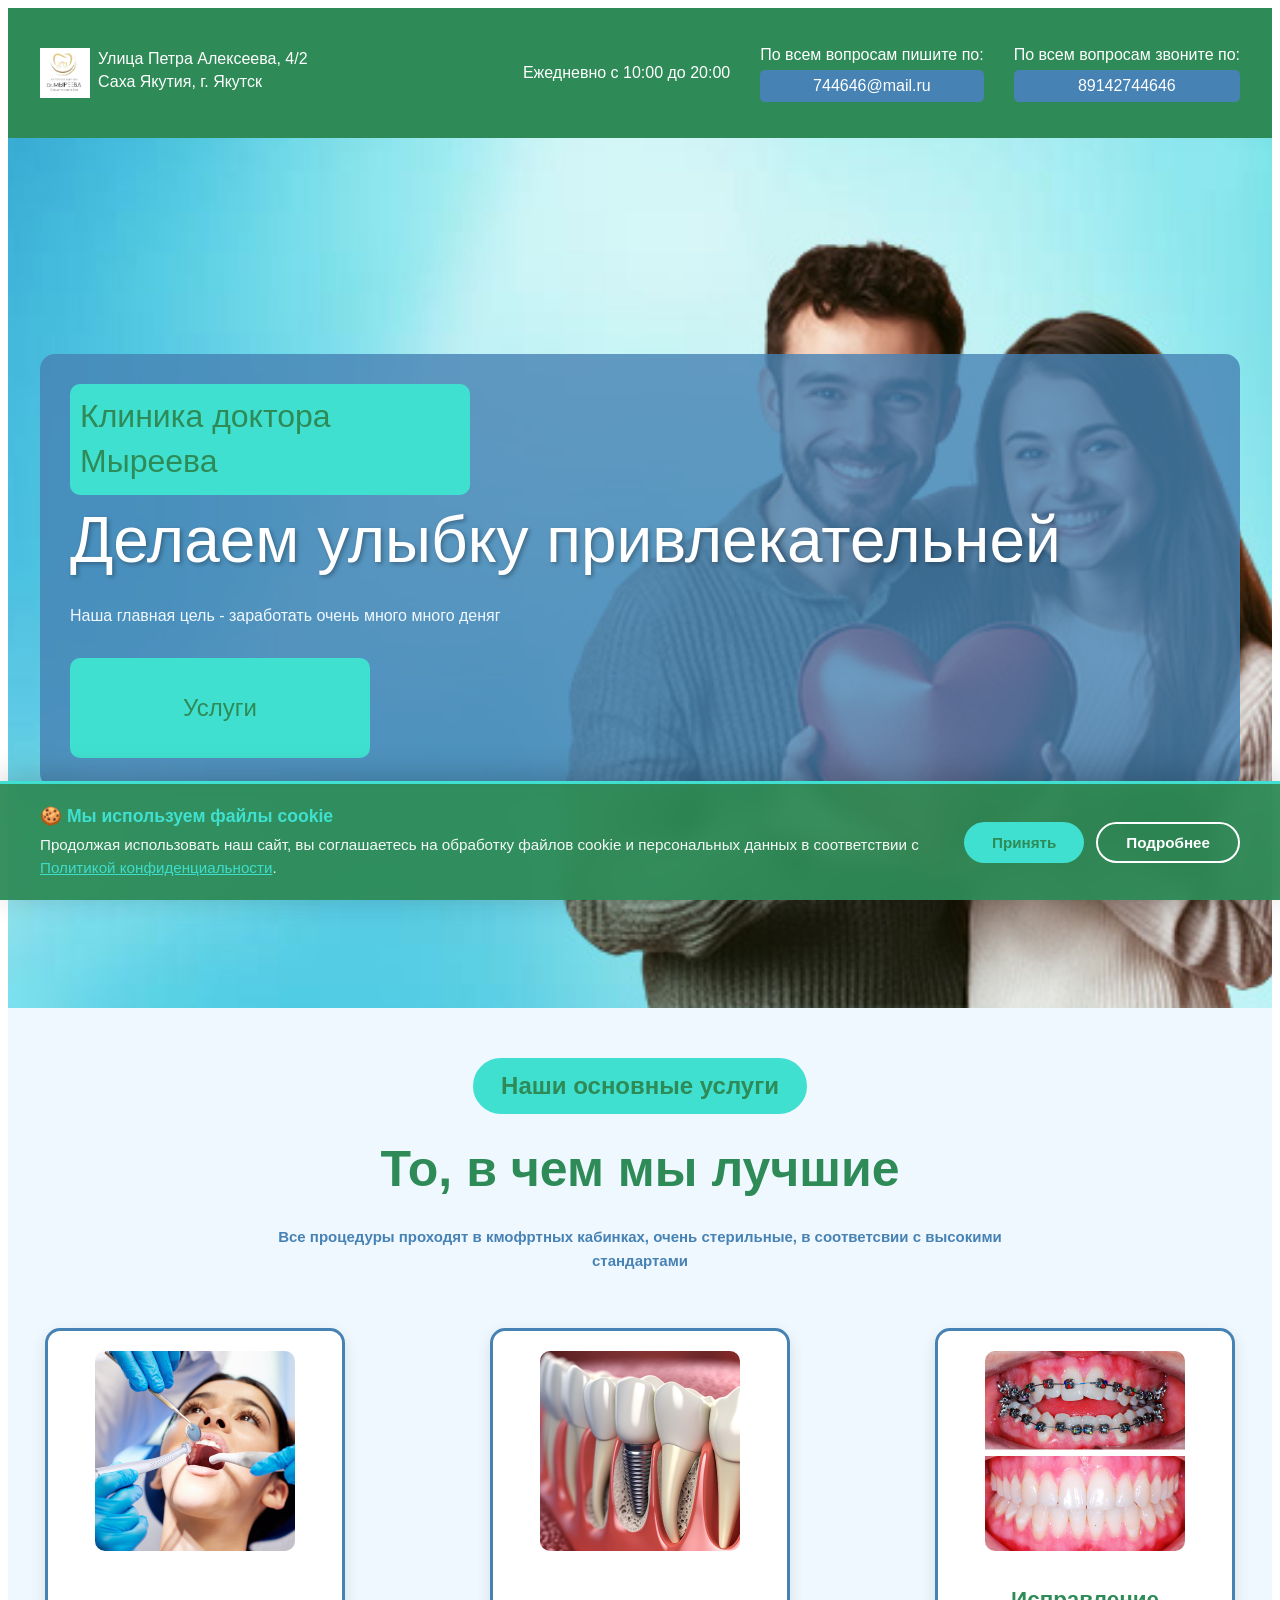
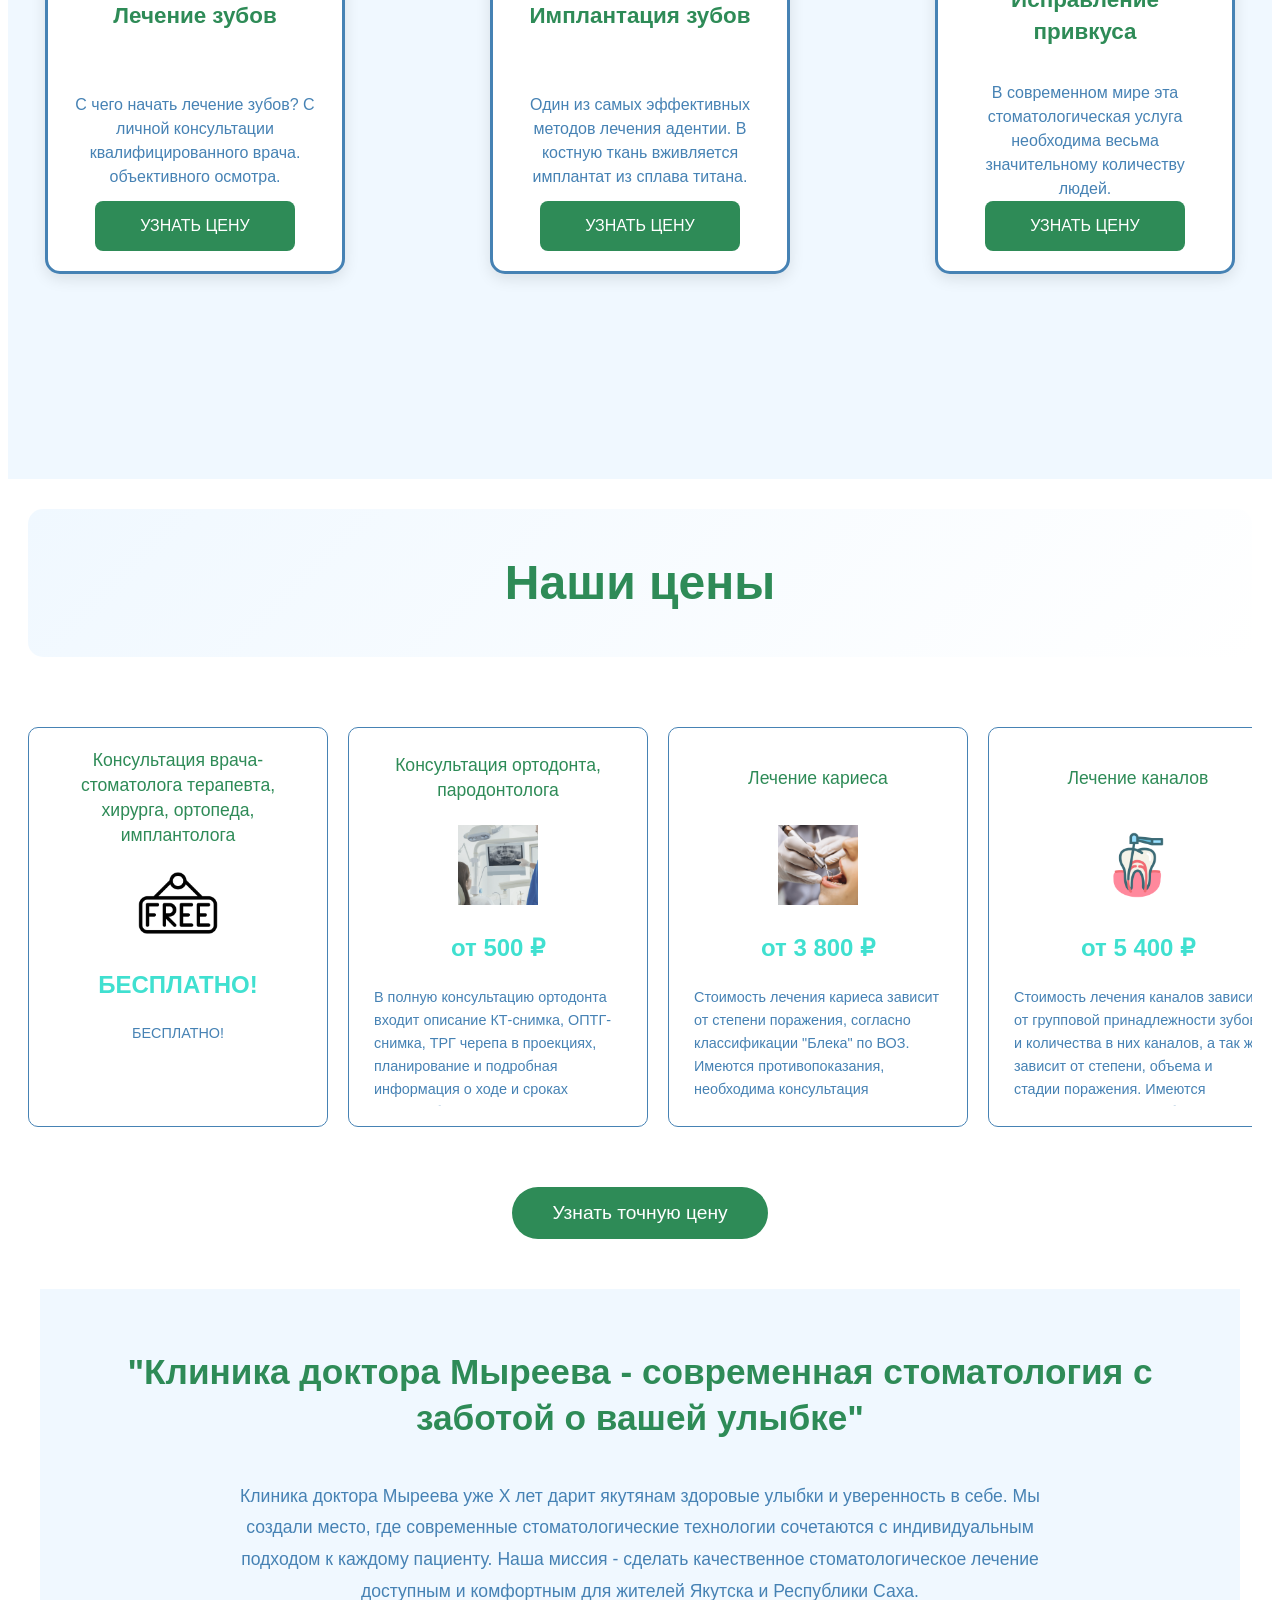
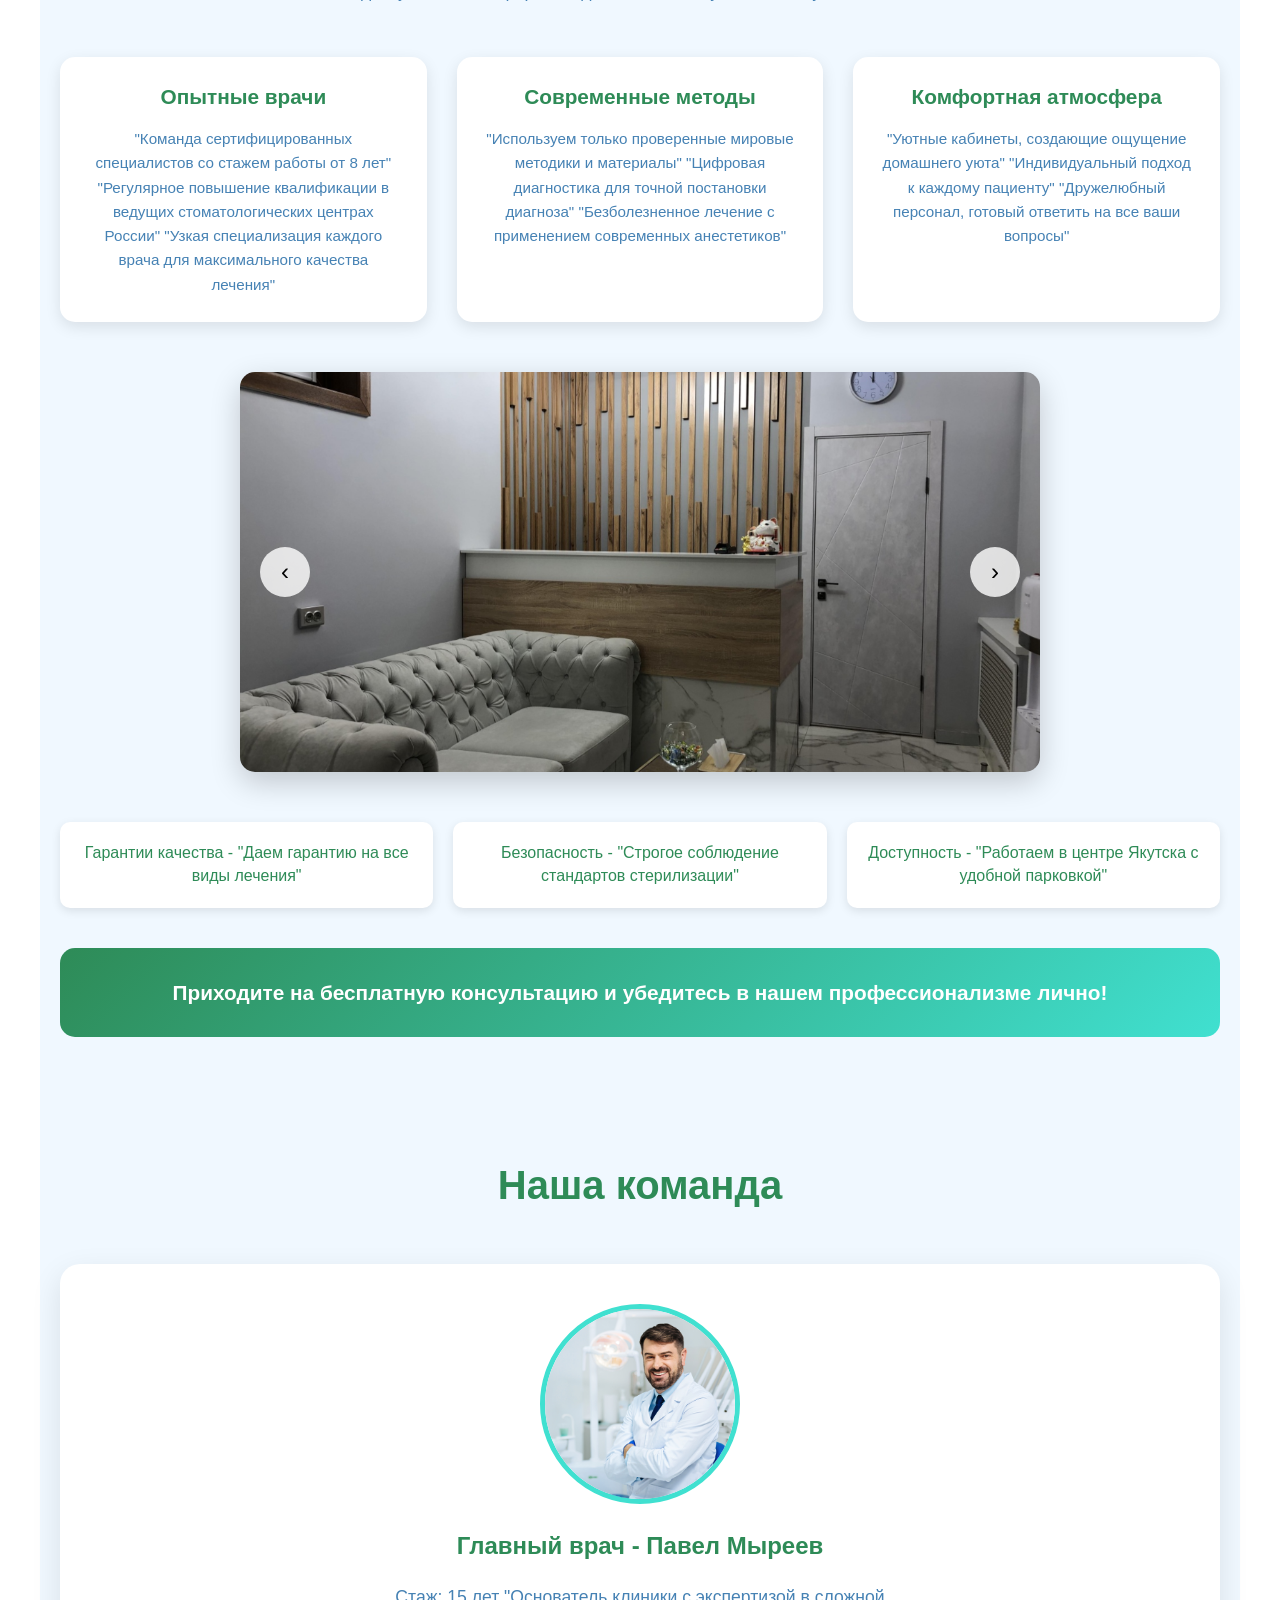
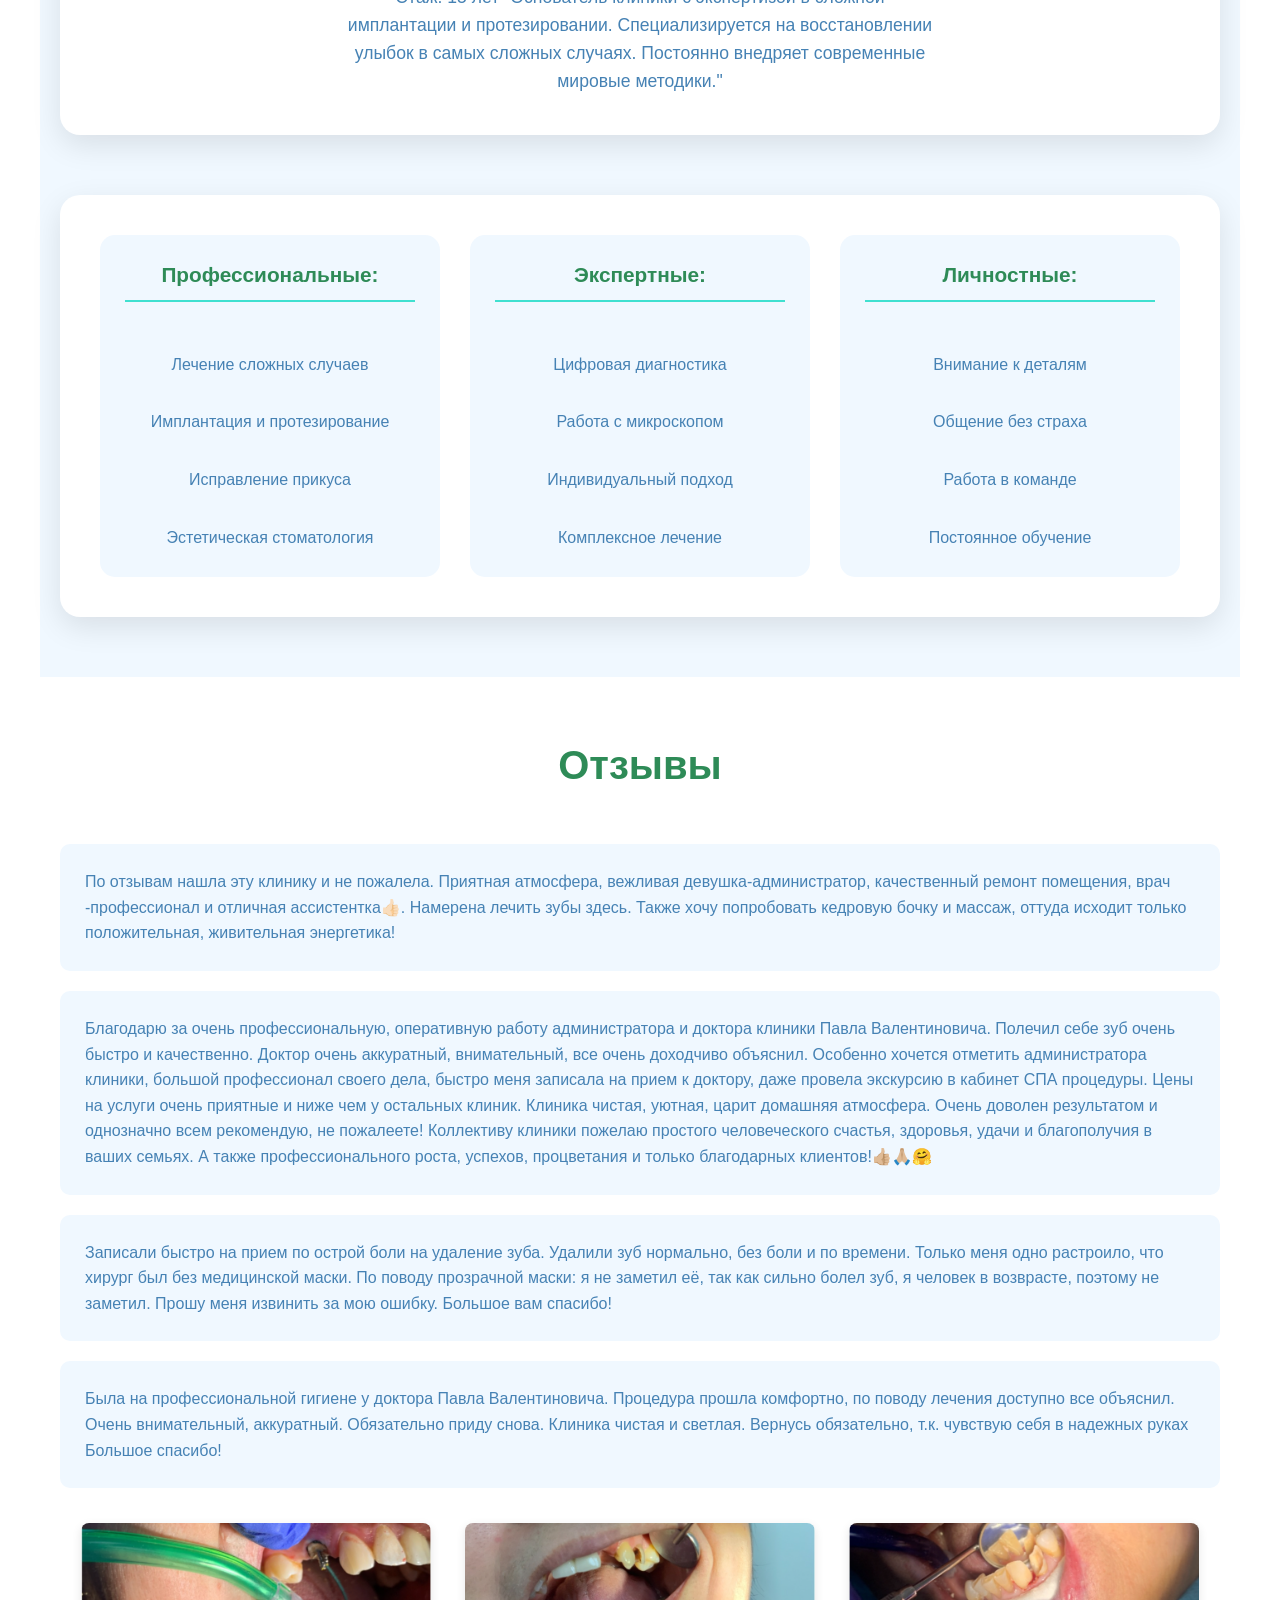
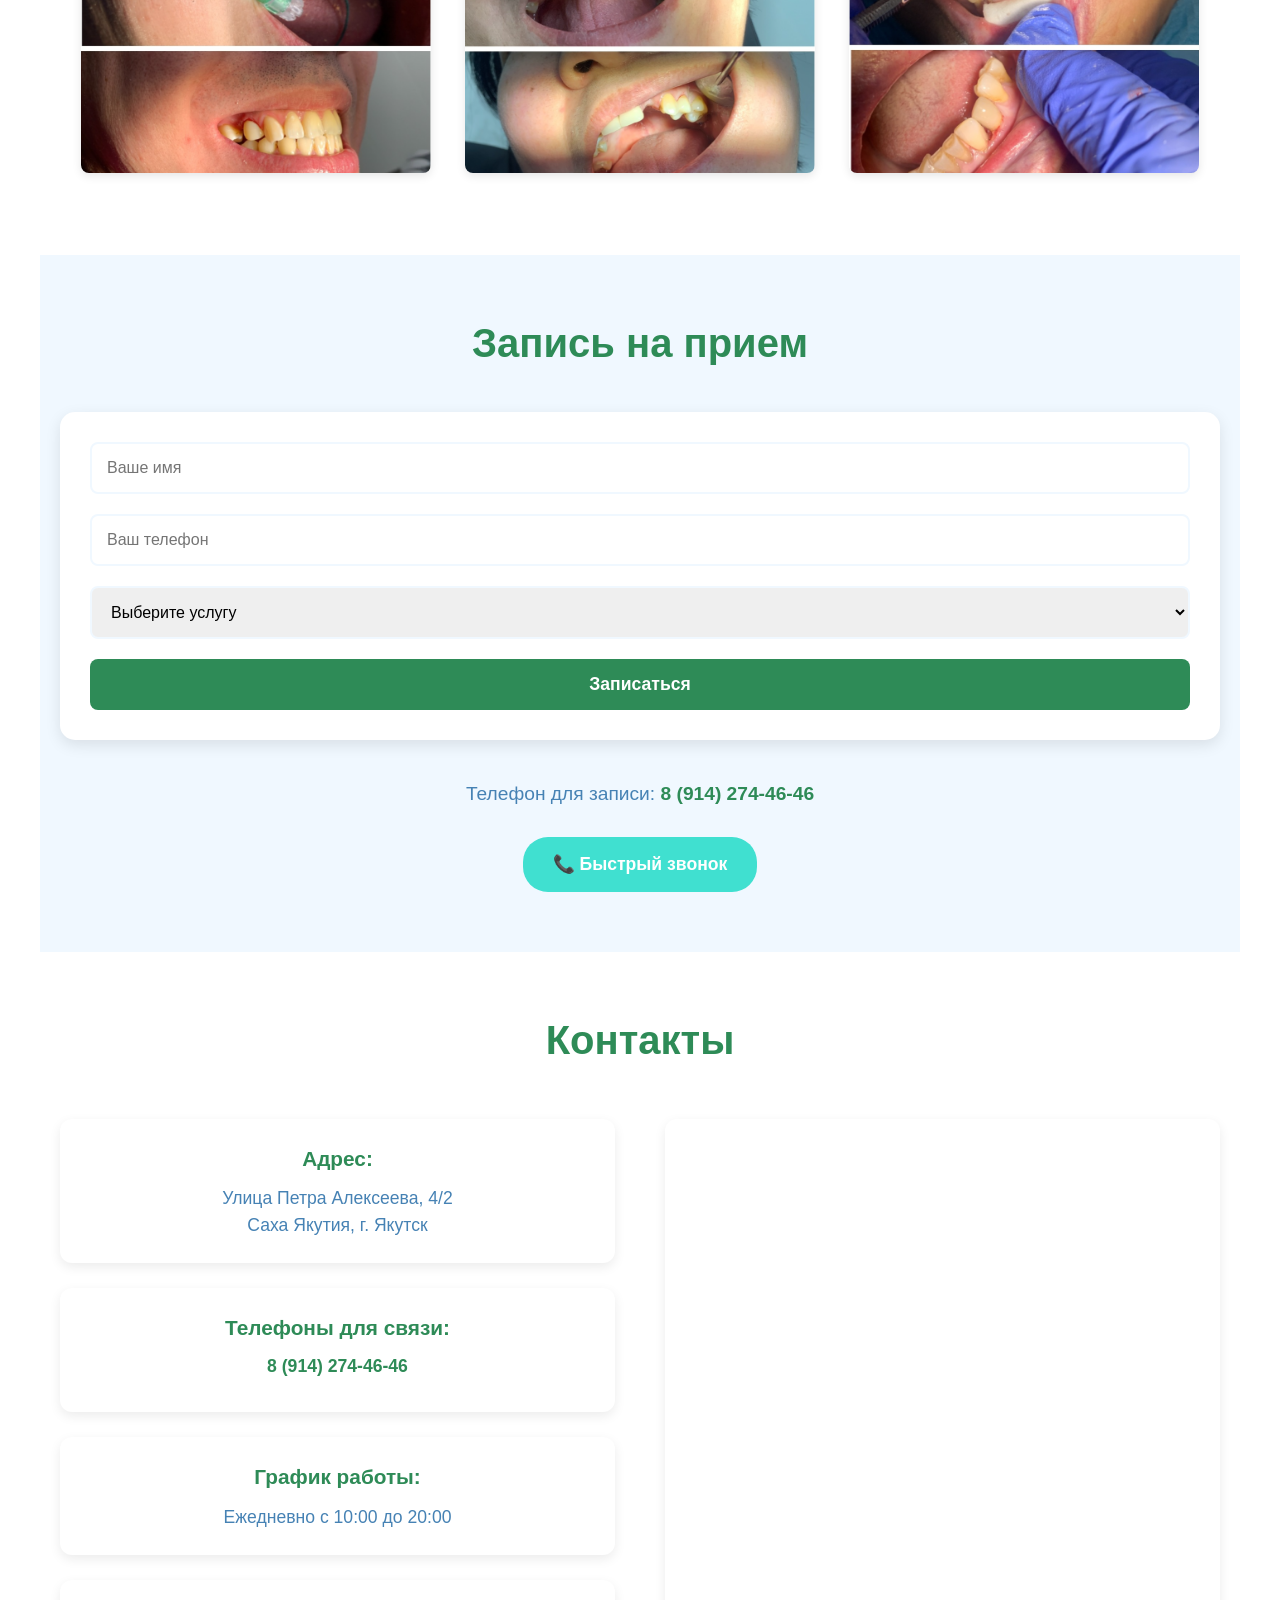
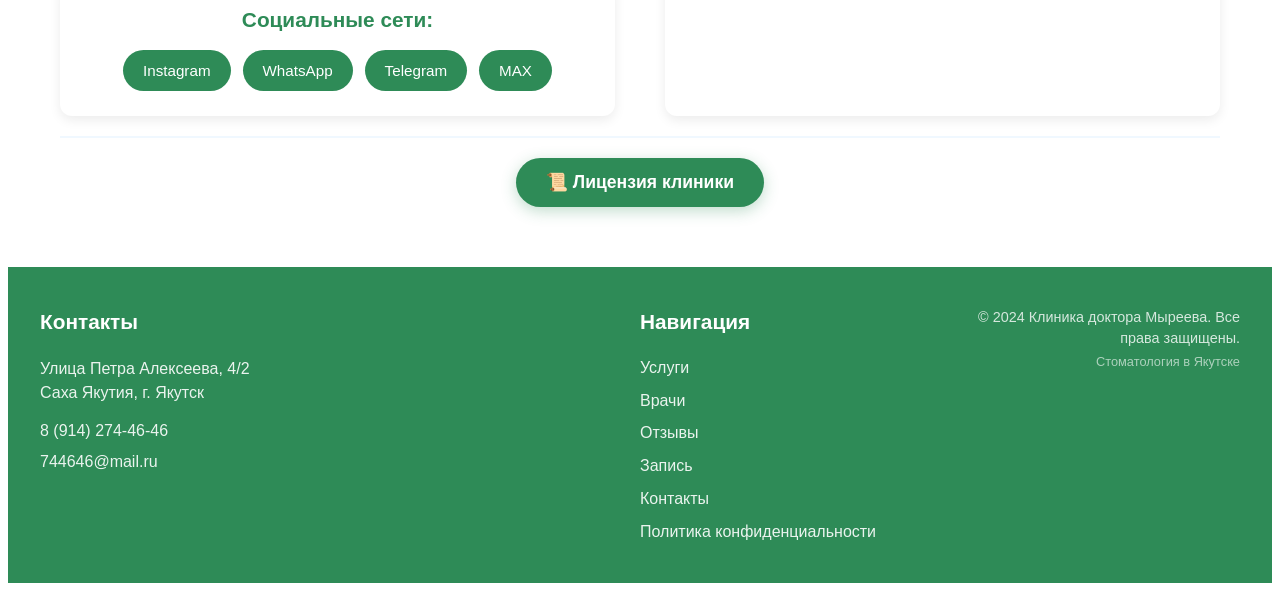
<file: drMyreev-main/index.html>
<!DOCTYPE html>
<html lang="en">
<head>
    <meta charset="UTF-8">
    <meta name="viewport" content="width=device-width, initial-scale=1.0">
    <link rel="stylesheet" href="https://necolas.github.io/normalize.css/latest/normalize.css">
    <link rel="stylesheet" href="main.css">
    <title>Клиника Доктора Мыреева</title>
</head>
<body>
<!-- Баннер согласия с политикой обработки данных -->
<div id="cookieConsent" class="cookie-consent">
    <div class="cookie-consent-content">
        <div class="cookie-consent-text">
            <strong>🍪 Мы используем файлы cookie</strong>
            <p>Продолжая использовать наш сайт, вы соглашаетесь на обработку файлов cookie и персональных данных в соответствии с 
            <a href="#" onclick="openPrivacyModal(); return false;">Политикой конфиденциальности</a>.</p>
        </div>
        <div class="cookie-consent-buttons">
            <button class="cookie-consent-btn cookie-consent-accept" onclick="acceptCookies()">
                Принять
            </button>
            <button class="cookie-consent-btn cookie-consent-details" onclick="openPrivacyModal(); return false;">
                Подробнее
            </button>
        </div>
    </div>
</div>

    <section class="hero">
        <div class="bg_color">
            <header class="header">
                <a href="https://2gis.ru/yakutsk/geo/7037510072926397" class="adres">
                    <div class="adres__logo">
                        <img src="img/logo.jpg" alt="логотип">
                    </div>
                    <div class="adres__text">
                        <div class="adres__dom">
                            Улица Петра Алексеева, 4/2
                        </div>
                        <div class="adres__cities">
                            Саха Якутия, г. Якутск
                        </div>
                    </div>
                </a>
            
                <!-- Гамбургер кнопка -->
                <button class="menu-toggle" id="menuToggle" aria-label="Открыть меню">
                    <span></span>
                    <span></span>
                    <span></span>
                </button>
            
                <!-- Контейнер для остальных элементов -->
                <div class="header-content" id="headerContent">
                    <div class="time">
                        <div class="time__text">
                            Ежедневно с 10:00 до 20:00
                        </div>
                    </div>
            
                    <a href="mailto:744646@mail.ru" class="contacts">
                        <div class="contacts__title">По всем вопросам пишите по:</div>
                        <div class="contacts__mail">744646@mail.ru</div>
                    </a>
            
                    <a href="tel:89679284280" class="contacts">
                        <div class="contacts__title">По всем вопросам звоните по:</div>
                        <div class="contacts__mail">89142744646</div>
                    </a>
                </div>
            
                <!-- Оверлей -->
                <div class="overlay" id="overlay"></div>
            </header>
        </div>

        <div class="main">
            <div class="main__text">
                
                <div class="main__text_name">
                    Клиника доктора Мыреева
                </div>

                <div class="main__text_slogan">
                    Делаем улыбку привлекательней
                </div>

                <div class="main__text_wish">
                    Наша главная цель - заработать очень много много деняг
                </div>

                <button class="main__button" onclick="document.querySelector('.usluge').scrollIntoView({behavior: 'smooth'})">
                    Услуги
                </button>
            </div>
        </div>
        
    </section>

    <section class="usluge" id="usluge">
        <div class="usluge__bg">
            <div class="usluge__header">
                <h2 class="usluge__header-osnova">Наши основные услуги</h2>
                <h1 class="usluge__header-best">То, в чем мы лучшие</h1>
                <h4 class="usluge__header-advantages">Все процедуры проходят в кмофртных кабинках, очень стерильные, в соответсвии с высокими стандартами</h4>
            </div>

            <div class="usluge__offer">
                <div class="usluge__offer-one usluge__offer-glavnuy">

                    <img src="img/smile.jpg" alt="улыбка" class="usluge__offer-logo">
                    <h3 class="usluge__offer-zagolovok">Лечение зубов</h3>
                    <p class="usluge__offer-opisanie">С чего начать лечение зубов? С личной консультации квалифицированного врача. объективного осмотра.</p>
                    <button class="main__button usluge__offer-button button_okno" onclick="openModal()">УЗНАТЬ ЦЕНУ</button>

                </div>
                <div class="usluge__offer-two usluge__offer-glavnuy">

                    <img src="img/implant.jpg" alt="улыбка" class="usluge__offer-logo">
                    <h3 class="usluge__offer-zagolovok">Имплантация зубов</h3>
                    <p class="usluge__offer-opisanie">Один из самых эффективных методов
                        лечения адентии. В костную ткань
                        вживляется имплантат из сплава титана.</p>
                    <button class="main__button usluge__offer-button button_okno" onclick="openModal()">УЗНАТЬ ЦЕНУ</button>

                </div>
                <div class="usluge__offer-three usluge__offer-glavnuy">

                    <img src="img/prikus.jpg" alt="улыбка" class="usluge__offer-logo">
                    <h3 class="usluge__offer-zagolovok">Исправление привкуса</h3>
                    <p class="usluge__offer-opisanie">В современном мире эта стоматологическая услуга необходима весьма значительному количеству людей.</p>
                    <button class="main__button usluge__offer-button button_okno" onclick="openModal()">УЗНАТЬ ЦЕНУ</button>

                </div>
            </div>

        </div>
    </section>

    <section class="price">

        <div class = "price__bg">

            <div class="price__header">
                Наши цены
            </div>

            <div class="price__blocks-container">
                <div class="price__block">
                    <div class="price__block-header">Консультация врача-стоматолога терапевта, хирурга, ортопеда, имплантолога</div>
                    <div class="price__block-img"><img src="img/free_img.png" alt="picture1"></div>
                    <div class="price__block-price">БЕСПЛАТНО!</div>
                    <div class="price__block-desription">БЕСПЛАТНО!</div>
                </div>
                <div class="price__block">
                    <div class="price__block-header">Консультация ортодонта, пародонтолога</div>
                    <div class="price__block-img"><img src="img/consult_img.png" alt="picture2"></div>
                    <div class="price__block-price">от 500 ₽</div>
                    <div class="price__block-desription">В полную консультацию ортодонта входит описание КТ-снимка, ОПТГ-снимка, 
                        
                        ТРГ черепа в проекциях, планирование и подробная информация о ходе и сроках лечения брекет-системой.
                        
                        На консультацию необходимо подойти с данными результатами исследования: 
                        
                        1) КТ 8*15
                        
                        2) ОПТГ снимок
                        
                        3) ТРГ в боковой и прямой проекции</div>
                </div>
                <div class="price__block">
                    <div class="price__block-header">Лечение кариеса</div>
                    <div class="price__block-img"><img src="img/caries_img.png" alt="picture3"></div>
                    <div class="price__block-price">от 3 800 ₽</div>
                    <div class="price__block-desription">Стоимость лечения кариеса зависит от степени поражения, согласно классификации "Блека" по ВОЗ.
                        
                        Имеются противопоказания, необходима консультация специалиста.</div>
                </div>
                <div class="price__block">
                    <div class="price__block-header">Лечение каналов</div>
                    <div class="price__block-img"><img src="img/canal_img.png" alt="picture4"></div>
                    <div class="price__block-price">от 5 400 ₽</div>
                    <div class="price__block-desription">Стоимость лечения каналов зависит от групповой принадлежности зубов и количества в них каналов, а так же зависит от степени, объема и стадии поражения.
                             Имеются противопоказания, необходима консультация специалиста.</div>
                </div>
                <div class="price__block">
                    <div class="price__block-header">Удаление зубов</div>
                    <div class="price__block-img"><img src="img/udalenie_img.png" alt="picture5"></div>
                    <div class="price__block-price">от 3 500 ₽</div>
                    <div class="price__block-desription">Стоимость удаления зубов зависит от степени разрушения и групповой принадлежности.
                        Имеются противопоказания, необходима консультация специалиста.</div>
                </div>
                <div class="price__block">
                    <div class="price__block-header">Удаление зубов "мудрости"</div>
                    <div class="price__block-img"><img src="img/mudrost_img.png" alt="picture6"></div>
                    <div class="price__block-price">от 5 000 ₽</div>
                    <div class="price__block-desription">Удаления зубов "мудрости" - это серьезное хирургическое вмешательство, которое требует 
                        огромного опыта от доктора и мануальных навыков, для менее травматичного и деликатного удаления.
                        Так же учитывается при расчете положение зубов "мудрости" в челюсти.
                        Имеются противопоказания, необходима консультация специалиста.</div>
                </div>
                <div class="price__block">
                    <div class="price__block-header">Коронка из металлокерамики</div>
                    <div class="price__block-img"><img src="img/koronki_img.png" alt="picture7"></div>
                    <div class="price__block-price">9 000 ₽</div>
                    <div class="price__block-desription">Стоимость за 1 единицу.</div>
                </div>
                <div class="price__block">
                    <div class="price__block-header">Коронка из диоксида циркония</div>
                    <div class="price__block-img"><img src="img/metalCoronka_img.png" alt="picture8"></div>
                    <div class="price__block-price">19 000 ₽</div>
                    <div class="price__block-desription">Стоимость за 1 единицу.</div>
                </div>
                <div class="price__block">
                    <div class="price__block-header">Протез частично съемный (пластмассоввые)</div>
                    <div class="price__block-img"><img src="img/protes_img.png" alt="picture9"></div>
                    <div class="price__block-price">от 6 000 ₽</div>
                    <div class="price__block-desription">Стоимость за 1 единицу.</div>
                </div>
                <div class="price__block">
                    <div class="price__block-header">Протез полный съемный</div>
                    <div class="price__block-img"><img src="img/protezSemnui_img.png" alt="picture10"></div>
                    <div class="price__block-price">от 14 000 ₽</div>
                    <div class="price__block-desription">Стоимость за 1 единицу.</div>
                </div>
                <div class="price__block">
                    <div class="price__block-header">Брекет-система</div>
                    <div class="price__block-img"><img src="img/breket_img.png" alt="picture11"></div>
                    <div class="price__block-price">80 000 ₽</div>
                    <div class="price__block-desription">Металлические брекет-система на одну челюсть. Стоимость указана "под ключ".
                        Имеются противопоказания, необходима консультация специалиста.  </div>
                </div>
                <div class="price__block">
                    <div class="price__block-header">Профессиональная 4-х этапная чистка зубов</div>
                    <div class="price__block-img"><img src="img/chistka.png" alt="picture12"></div>
                    <div class="price__block-price">5 200 ₽</div>
                    <div class="price__block-desription">Профессиональная чистка зубов проводится в 4 этапа.
                        1 этап - механическое и ультразвуковое удаление мягких, твердых зубных отложений. Зубные отложения могут располагаться над и под десной.
                        2 этап - Аппаратное удаление мягких, твердых зубных отложений в межзубных пространствах аппаратом AirFlow.
                        >3 этап - Шлифовка, полировка эмали зубов.
                        4 этап - Минерализация и укрепления всех зубов глубоким фторированием, для предотвращения появления кариеса на полгода.
                        
                        Имеются противопоказания, необходима консультация специалиста.</div>
                </div>
            </div>
            
            <div class="price__button">
                <button class="button_okno" onclick="openModal()">Узнать точную цену</button>
            </div>

        </div>

    </section>

    <section class="about">
        <div class="about__bg">
            <div class="about__header">
                <div class="about__header-text">
                    "Клиника доктора Мыреева - современная стоматология с заботой о вашей улыбке"
                </div>
            </div>
            <div class="about__description">
                <div class="about__description-text">
                    Клиника доктора Мыреева уже X лет дарит якутянам здоровые улыбки и уверенность в себе. 
                    Мы создали место, где современные стоматологические технологии сочетаются с 
                    индивидуальным подходом к каждому пациенту.

                    Наша миссия - сделать качественное стоматологическое лечение доступным и 
                    комфортным для жителей Якутска и Республики Саха.
                </div>
            </div>
            <div class="about__adventure">
                <div class="about__advenure-text">
                    <div class="about__advenure-text-header">Опытные врачи</div>
                    <div class="about__advenure-text-slova">"Команда сертифицированных специалистов со стажем работы от 8 лет"

                        "Регулярное повышение квалификации в ведущих стоматологических центрах России"
                        
                        "Узкая специализация каждого врача для максимального качества лечения"</div>
                </div>
                <div class="about__advenure-text">
                    <div class="about__advenure-text-header">Современные методы</div>
                    <div class="about__advenure-text-slova">"Используем только проверенные мировые методики и материалы"

                        "Цифровая диагностика для точной постановки диагноза"
                        
                        "Безболезненное лечение с применением современных анестетиков"</div>
                </div>
                <div class="about__advenure-text">
                    <div class="about__advenure-text-header">Комфортная атмосфера</div>
                    <div class="about__advenure-text-slova">"Уютные кабинеты, создающие ощущение домашнего уюта"

                        "Индивидуальный подход к каждому пациенту"
                        
                        "Дружелюбный персонал, готовый ответить на все ваши вопросы"</div>
                </div>
                
            </div>
            <div class="about__img">
                <img src="img/resepth.png" alt="">
                <img src="img/cabinet.png" alt="">
                <img src="img/photo_resepth.png" alt="">
            </div>
            <div class="about__garantia">
                <div class="about__garantia-text">Гарантии качества - "Даем гарантию на все виды лечения"</div>
                <div class="about__garantia-text">Безопасность - "Строгое соблюдение стандартов стерилизации"</div>
                <div class="about__garantia-text">Доступность - "Работаем в центре Якутска с удобной парковкой"</div>
            </div>
            <div class="about__prizuv">
                <div class="about__prizuv-text">
                    Приходите на бесплатную консультацию и убедитесь в нашем профессионализме лично!
                </div>
            </div>
        </div>


    </section>

    <section class="team" id="team">

        <div class="team__bg">

            <div class="team__header">
                <div class="team__header-text">
                    Наша команда
                </div>
            </div>

            <div class="team__glav-vrach">
                <div class="team__glav-vrach-img">
                    <img src="img/glav_vrach.png" alt="">
                </div>
                <div class="team__glav-name">
                    Главный врач - Павел Мыреев
                </div>
                <div class="team__glav-vrach-text">
                    Стаж: 15 лет
"Основатель клиники с экспертизой в сложной имплантации и протезировании. Специализируется на восстановлении улыбок в самых сложных случаях. Постоянно внедряет современные мировые методики."
                </div>
            </div>

            <div class="team__competention">

                <div class="team__competention-block">

                    <div class="team__competention-header">
                        Профессиональные:
                    </div>
    
                    <div class="team__competention-text">
                        Лечение сложных случаев
    
                        Имплантация и протезирование
    
                        Исправление прикуса
    
                        Эстетическая стоматология
                    </div>
                    
                </div>

                <div class="team__competention-block">

                    <div class="team__competention-header">
                        Экспертные:
                    </div>
    
                    <div class="team__competention-text">
                        Цифровая диагностика
    
                        Работа с микроскопом
                            
                        Индивидуальный подход
                            
                        Комплексное лечение
                    </div>
                    
                </div>

                <div class="team__competention-block">

                    <div class="team__competention-header">
                        Личностные:
                    </div>
    
                    <div class="team__competention-text">
                        Внимание к деталям
    
                        Общение без страха
                                
                        Работа в команде
                                
                        Постоянное обучение
                    </div>
    
                    
                </div> 
            </div>

        </div>

    </section>

    <section class="review" id="review">
        <div class="review__bg">
            <div class="review__header">
                Отзывы
            </div>

            <div class="review-otziv">По отзывам нашла эту клинику и не пожалела. Приятная атмосфера, вежливая девушка-администратор, качественный ремонт помещения, врач -профессионал и отличная ассистентка👍🏻. Намерена лечить зубы здесь. Также хочу попробовать кедровую бочку и массаж, оттуда исходит только положительная, живительная энергетика! </div>
            <div class="review-otziv">Благодарю за очень профессиональную, оперативную работу администратора и доктора клиники Павла Валентиновича. Полечил себе зуб очень быстро и качественно. Доктор очень аккуратный, внимательный, все очень доходчиво объяснил.
                Особенно хочется отметить администратора клиники, большой профессионал своего дела, быстро меня записала на прием к доктору, даже провела экскурсию в кабинет СПА процедуры. Цены на услуги очень приятные и ниже чем у остальных клиник. Клиника чистая, уютная, царит домашняя атмосфера. Очень доволен результатом и однозначно всем рекомендую, не пожалеете!
                Коллективу клиники пожелаю простого человеческого счастья, здоровья, удачи и благополучия в ваших семьях. А также профессионального роста, успехов, процветания и только благодарных клиентов!👍🏼🙏🏼🤗</div>
            <div class="review-otziv">Записали быстро на прием по острой боли на удаление зуба. Удалили зуб нормально, без боли и по времени. Только меня одно растроило, что хирург был без медицинской маски. По поводу прозрачной маски: я не заметил её, так как сильно болел зуб, я человек в возврасте, поэтому не заметил. Прошу меня извинить за мою ошибку. Большое вам спасибо!</div>
            <div class="review-otziv">Была на профессиональной гигиене у доктора Павла Валентиновича. Процедура прошла комфортно, по поводу лечения доступно все объяснил. Очень внимательный, аккуратный. Обязательно приду снова. Клиника чистая и светлая. Вернусь обязательно, т.к. чувствую себя в надежных руках Большое спасибо!</div>

            <div class="review-img">
                <img src="img/otziv1.png" alt="">
            </div>
            <div class="review-img">
                <img src="img/otziv2.png" alt="">
            </div>
            <div class="review-img">
                <img src="img/otziv3.png" alt="">
            </div>
        </div>
    </section>

    <section class="appointment" id="appointment">
        <div class="appointment__bg">
            <div class="appointment__header">
                Запись на прием
            </div>
    
            <div class="appointment__form" id="appointmentForm">
                <div class="appointment__form-input">
                    <input type="text" placeholder="Ваше имя" id="appointmentName" required>
                </div>
                <div class="appointment__form-input">
                    <input type="tel" placeholder="Ваш телефон" id="appointmentPhone" required pattern="[0-9+\-() ]+" title="Введите номер телефона">
                </div>
                <div class="appointment__form-input">
                    <select id="appointmentService" required>
                        <option value="">Выберите услугу</option>
                        <option value="consult">Консультация</option>
                        <option value="treatment">Лечение зубов</option>
                        <option value="implant">Имплантация</option>
                        <option value="braces">Брекеты</option>
                        <option value="cleaning">Чистка зубов</option>
                        <option value="surgery">Хирургия</option>
                    </select>
                </div>
                <button type="button" class="appointment__form-button" onclick="submitAppointment()">Записаться</button>
            </div>
    
            <div class="appointment__contacts">
                <div class="appointment__contacts-phone">
                    Телефон для записи: <a href="tel:+79142744646">8 (914) 274-46-46</a>
                </div>
            </div>
    
            <div class="appointment__call-button">
                <a href="tel:+79679284280" class="appointment__call-link">📞 Быстрый звонок</a>
            </div>
        </div>
    </section>

    <section class="contacts" id="contacts">
        <div class="contacts__bg">
            <div class="contacts__header">
                Контакты
            </div>
    
            <div class="contacts__content">
                <div class="contacts__info">
                    <div class="contacts__address">
                        <div class="contacts__address-title">Адрес:</div>
                        <div class="contacts__address-text">Улица Петра Алексеева, 4/2</div>
                        <div class="contacts__address-city">Саха Якутия, г. Якутск</div>
                    </div>
    
                    <div class="contacts__phones">
                        <div class="contacts__phones-title">Телефоны для связи:</div>
                        <div class="contacts__phone">
                            <a href="tel:+79142744646">8 (914) 274-46-46</a>
                        </div>

                    </div>
    
                    <div class="contacts__schedule">
                        <div class="contacts__schedule-title">График работы:</div>
                        <div class="contacts__schedule-text">Ежедневно с 10:00 до 20:00</div>
                    </div>
    
                    <div class="contacts__social">
                        <div class="contacts__social-title">Социальные сети:</div>
                        <div class="contacts__social-links">
                            <a href="https://www.instagram.com/clinica_dr_myreeva?igsh=bG9reXVrMnQ0bWx1" class="contacts__social-link">Instagram</a>
                            <a href="https://wa.me/79142744646" class="contacts__social-link">WhatsApp</a>
                            <a href="https://t.me/doctormyreev" class="contacts__social-link">Telegram</a>
                            <a href="https://max.ru/u/f9LHodD0cOKuRtO3bGPkwKb0fdtOAMibD1cNgnsdWsUdrBiBsMaCDI0j8To" class="contacts__social-link">MAX</a>
                        </div>
                    </div>
                </div>
    
                <div class="contacts__map">
                    <iframe id="map_965281090" frameborder="0" width="100%" height="600px" src="https://makemap.2gis.ru/widget?data=[base64]" sandbox="allow-modals allow-forms allow-scripts allow-same-origin allow-popups allow-top-navigation-by-user-activation"></iframe>

                </div>
            </div>

            <div class="contacts__license">
                <button class="contacts__license-button" onclick="openLicenseModal()">
                    📜 Лицензия клиники
                </button>
            </div>

        </div>
    </section>

    <footer class="footer">
    <div class="footer__bg">
        <div class="footer__content">
            <!-- Основные контакты -->
            <div class="footer__contacts">
                <div class="footer__contacts-title">Контакты</div>
                <div class="footer__contacts-address">
                    Улица Петра Алексеева, 4/2<br>
                    Саха Якутия, г. Якутск
                </div>
                <div class="footer__contacts-phone">
                    <a href="tel:+79142744646">8 (914) 274-46-46</a>
                </div>
                <div class="footer__contacts-email">
                    <a href="mailto:744646@mail.ru">744646@mail.ru</a>
                </div>
            </div>

            <!-- Быстрая навигация -->
            <div class="footer__nav">
                <div class="footer__nav-title">Навигация</div>
                <div class="footer__nav-links">
                    <a href="#usluge" class="footer__nav-link">Услуги</a>
                    <a href="#team" class="footer__nav-link">Врачи</a>
                    <a href="#review" class="footer__nav-link">Отзывы</a>
                    <a href="#appointment" class="footer__nav-link">Запись</a>
                    <a href="#contacts" class="footer__nav-link">Контакты</a>
                    <a href="#" class="footer__nav-link" onclick="openPrivacyModal(); return false;">Политика конфиденциальности</a>
                </div>
            </div>

            <!-- Копирайт -->
            <div class="footer__copyright">
                <div class="footer__copyright-text">
                    © 2024 Клиника доктора Мыреева. Все права защищены.
                </div>
                <div class="footer__copyright-subtext">
                    Стоматология в Якутске
                </div>
            </div>
        </div>
    </div>
</footer>

        <<!-- Модальное окно -->
<div id="modal" class="modal">
    <div class="modal-content">
        <span class="close" onclick="closeModal()">&times;</span>
        <h2>Узнать точную цену</h2>
        <form class="modal-form" id="modalForm" onsubmit="submitModalForm(event)">
            <input type="text" id="modalName" placeholder="Ваше имя" required>
            <input type="tel" id="modalPhone" placeholder="Ваш телефон" required>
            <input type="email" id="modalEmail" placeholder="Ваш email">
            <select id="modalService" required>
                <option value="">Выберите услугу</option>
                <option value="consult">Консультация</option>
                <option value="treatment">Лечение зубов</option>
                <option value="implant">Имплантация</option>
                <option value="braces">Брекеты</option>
                <option value="cleaning">Чистка зубов</option>
                <option value="surgery">Хирургия</option>
            </select>
            <textarea id="modalComment" placeholder="Дополнительная информация"></textarea>
            <button type="submit">Отправить заявку</button>
        </form>
    </div>
</div>

<!-- Модальное окно для политики конфиденциальности -->
<div id="privacyModal" class="modal">
    <div class="modal-content privacy-modal-content">
        <span class="close" onclick="closePrivacyModal()">&times;</span>
        <h2>Политика конфиденциальности</h2>
        
        <div class="privacy-content">
            <p><strong>1. Общие положения</strong></p>
            <p>Настоящая политика обработки персональных данных составлена в соответствии с требованиями Федерального закона от 27.07.2006 № 152-ФЗ «О персональных данных» и определяет порядок обработки персональных данных и меры по обеспечению безопасности персональных данных, предпринимаемые ООО «Добун» (далее – Оператор).</p>
            
            <p><strong>2. Основные понятия</strong></p>
            <ul>
                <li><strong>Персональные данные</strong> – любая информация, относящаяся к прямо или косвенно определенному или определяемому физическому лицу (субъекту персональных данных);</li>
                <li><strong>Обработка персональных данных</strong> – любое действие (операция) или совокупность действий (операций), совершаемых с использованием средств автоматизации или без использования таких средств с персональными данными;</li>
                <li><strong>Сайт</strong> – совокупность графических и информационных материалов, а также программ для ЭВМ и баз данных, обеспечивающих их доступность в сети интернет по адресу (URL);</li>
                <li><strong>Пользователь</strong> – любой посетитель веб-сайта;</li>
            </ul>
            
            <p><strong>3. Какие данные мы собираем</strong></p>
            <ul>
                <li>Имя пользователя</li>
                <li>Контактный телефон</li>
                <li>Адрес электронной почты</li>
                <li>Информация о выбранных услугах</li>
                <li>Данные, полученные через формы обратной связи</li>
            </ul>
            
            <p><strong>4. Цели обработки персональных данных</strong></p>
            <ul>
                <li>Предоставление доступа Пользователю к сервисам, информации и/или материалам, содержащимся на веб-сайте;</li>
                <li>Связь с Пользователем, включая направление уведомлений, запросов и обработку заявок;</li>
                <li>Улучшение качества обслуживания и предоставляемых услуг;</li>
                <li>Проведение статистических и иных исследований на основе обезличенных данных.</li>
            </ul>
            
            <p><strong>5. Правовые основания обработки персональных данных</strong></p>
            <p>Оператор обрабатывает персональные данные Пользователя только в случае их заполнения и/или отправки Пользователем самостоятельно через специальные формы, расположенные на сайте. Заполняя соответствующие формы и/или отправляя свои персональные данные Оператору, Пользователь выражает свое согласие с данной Политикой.</p>
            
            <p><strong>6. Сроки обработки персональных данных</strong></p>
            <p>Персональные данные Пользователя хранятся не дольше, чем этого требуют цели их обработки, если иной срок не предусмотрен договором или действующим законодательством.</p>
            
            <p><strong>7. Права субъекта персональных данных</strong></p>
            <ul>
                <li>Получить информацию, касающуюся обработки его персональных данных;</li>
                <li>Требовать уточнения своих персональных данных, их блокирования или уничтожения;</li>
                <li>Отозвать согласие на обработку персональных данных;</li>
                <li>Обжаловать действия или бездействие Оператора.</li>
            </ul>
            
            <p><strong>8. Контактная информация</strong></p>
            <p>По всем вопросам, связанным с обработкой персональных данных, Вы можете обратиться по адресу:</p>
            <p><strong>ООО «Добун»</strong><br>
            677000, Республика Саха (Якутия), г. Якутск, ул. Петра Алексеева, д. 4/2, помещ. 1<br>
            Телефон: <a href="tel:+79142744646">8 (914) 274-46-46</a><br>
            Email: <a href="mailto:744646@mail.ru">744646@mail.ru</a></p>
            
            <p><strong>9. Изменение политики конфиденциальности</strong></p>
            <p>Оператор имеет право вносить изменения в настоящую Политику конфиденциальности. Новая редакция Политики вступает в силу с момента ее размещения на Сайте, если иное не предусмотрено новой редакцией Политики.</p>
            
            <p style="margin-top: 20px; font-size: 13px; color: #999; text-align: center;">
                Дата последнего обновления: 11 августа 2026 года
            </p>
        </div>
    </div>
</div>

<!-- Модальное окно для лицензии -->
<div id="licenseModal" class="modal">
    <div class="modal-content license-modal-content">
        <span class="close" onclick="closeLicenseModal()">&times;</span>
        <h2>Лицензия на осуществление медицинской деятельности</h2>
        
        <!-- Карусель лицензий -->
        <div class="license-carousel">
            <div class="license-carousel-container" id="licenseCarousel">
                <div class="license-slide">
                    <img src="img/СВИДЕТЕЛЬСТВО (3)_pages-to-jpg-0001.jpg" alt="Лицензия страница 1" class="license-image">
                </div>
                <div class="license-slide">
                    <img src="img/СВИДЕТЕЛЬСТВО (3)_pages-to-jpg-0002.jpg" alt="Лицензия страница 2" class="license-image">
                </div>
                <div class="license-slide">
                    <img src="img/СВИДЕТЕЛЬСТВО (3)_pages-to-jpg-0003.jpg" alt="Лицензия страница 3" class="license-image">
                </div>
                <div class="license-slide">
                    <img src="img/СВИДЕТЕЛЬСТВО (3)_pages-to-jpg-0004.jpg" alt="Лицензия страница 4" class="license-image">
                </div>
            </div>
            
            <!-- Кнопки навигации -->
            <button class="license-carousel-btn license-carousel-prev" onclick="changeLicenseSlide(-1)">❮</button>
            <button class="license-carousel-btn license-carousel-next" onclick="changeLicenseSlide(1)">❯</button>
            
            <!-- Индикаторы (точки) -->
            <div class="license-carousel-dots" id="licenseDots">
                <span class="license-dot active" onclick="goToLicenseSlide(0)"></span>
                <span class="license-dot" onclick="goToLicenseSlide(1)"></span>
                <span class="license-dot" onclick="goToLicenseSlide(2)"></span>
                <span class="license-dot" onclick="goToLicenseSlide(3)"></span>
            </div>
        </div>
        
        <div class="license-details">
            <p><strong>Лицензия:</strong> № Л041-01179-14/01005521</p>
            <p><strong>Дата выдачи:</strong> 22 декабря 2023 года</p>
            <p><strong>Кем выдана:</strong> Министерство здравоохранения Республики Саха (Якутия)</p>
            <p><strong>Юридическое лицо:</strong> ООО «Добун»</p>
            <p><strong>ИНН:</strong> 1400003079</p>
            <p><strong>ОГРН:</strong> 1211400013571</p>
            <p><strong>Адрес:</strong> 677000, Республика Саха (Якутия), г. Якутск, ул. Петра Алексеева, д. 4/2, помещ. 1</p>
            <p><strong>Лицензионное дело:</strong> № ЛО-14-01-000264-23 от 06.12.2023 г.</p>
            <p><strong>Регистрационный входящий:</strong> ЕПГУ № 3619506142 от 06.12.2023 г.</p>
        </div>

        <div class="license-services">
            <h4>Разрешенные виды деятельности:</h4>
            <ul>
                <li>Ортодонтия</li>
                <li>Стоматология ортопедическая</li>
                <li>Стоматология терапевтическая</li>
                <li>Стоматология хирургическая</li>
                <li>Медицинский массаж</li>
                <li>Сестринское дело</li>
            </ul>
        </div>

        <div class="license-info">
            <p><strong>Министр здравоохранения РС(Я):</strong> Л.Н. Афанасьева</p>
            <p><strong>Документ создан:</strong> в электронной форме в Министерстве здравоохранения Республики Саха (Якутия)</p>
        </div>
    </div>
</div>

    <script>
function openModal(service = '') {
    const modal = document.getElementById('modal');
    modal.style.display = 'block';
    
    // Если передана услуга, выбираем её в форме
    if (service) {
        const select = document.getElementById('modalService');
        for (let i = 0; i < select.options.length; i++) {
            if (select.options[i].value === service) {
                select.selectedIndex = i;
                break;
            }
        }
    }
}

function closeModal() {
    document.getElementById('modal').style.display = 'none';
}
        </script>

<script>
    document.addEventListener('DOMContentLoaded', function() {
        const carousel = document.querySelector('.about__img');
        const images = carousel.querySelectorAll('img');
        let currentIndex = 0;
        
        // Создаем элементы управления
        const prevBtn = document.createElement('button');
        prevBtn.className = 'carousel-btn carousel-prev';
        prevBtn.innerHTML = '‹';
        
        const nextBtn = document.createElement('button');
        nextBtn.className = 'carousel-btn carousel-next';
        nextBtn.innerHTML = '›';
        
        const dotsContainer = document.createElement('div');
        dotsContainer.className = 'carousel-dots';
        
        // Создаем точки
        images.forEach((_, index) => {
            const dot = document.createElement('button');
            dot.className = 'carousel-dot';
            if (index === 0) dot.classList.add('active');
            dot.addEventListener('click', () => showImage(index));
            dotsContainer.appendChild(dot);
        });
        
        // Добавляем элементы в карусель
        carousel.appendChild(prevBtn);
        carousel.appendChild(nextBtn);
        carousel.appendChild(dotsContainer);
        
        // Функция показа изображения
        function showImage(index) {
            images.forEach(img => img.style.opacity = '0');
            images[index].style.opacity = '1';
            
            // Обновляем точки
            const dots = carousel.querySelectorAll('.carousel-dot');
            dots.forEach(dot => dot.classList.remove('active'));
            dots[index].classList.add('active');
            
            currentIndex = index;
        }
        
        // Функции для кнопок
        function nextImage() {
            currentIndex = (currentIndex + 1) % images.length;
            showImage(currentIndex);
        }
        
        function prevImage() {
            currentIndex = (currentIndex - 1 + images.length) % images.length;
            showImage(currentIndex);
        }
        
        // Назначаем обработчики
        nextBtn.addEventListener('click', nextImage);
        prevBtn.addEventListener('click', prevImage);
        
        // Автопереключение
        let autoPlay = setInterval(nextImage, 4000);
        
        // Останавливаем автопереключение при наведении
        carousel.addEventListener('mouseenter', () => clearInterval(autoPlay));
        carousel.addEventListener('mouseleave', () => {
            autoPlay = setInterval(nextImage, 4000);
        });
        
        // Показываем первое изображение
        showImage(0);
    });
    </script>

 </body>
<script>
// Плавная прокрутка к якорям
document.addEventListener('DOMContentLoaded', function() {
    // Находим все ссылки навигации в подвале
    const navLinks = document.querySelectorAll('.footer__nav-link');
    
    // Добавляем обработчик для каждой ссылки
    navLinks.forEach(link => {
        link.addEventListener('click', function(e) {
            e.preventDefault();
            
            // Получаем ID целевого раздела из href
            const targetId = this.getAttribute('href').substring(1);
            const targetSection = document.getElementById(targetId);
            
            if (targetSection) {
                // Плавная прокрутка к разделу
                targetSection.scrollIntoView({
                    behavior: 'smooth',
                    block: 'start'
                });
            }
        });
    });
});
</script>

<script>
    // Карусель для секции price
    document.addEventListener('DOMContentLoaded', function() {
        const priceContainer = document.querySelector('.price__blocks-container');
        const priceBlocks = document.querySelectorAll('.price__block');
        
        if (priceContainer && window.innerWidth <= 1024) {
            // Создаем навигационные точки
            const navContainer = document.createElement('div');
            navContainer.className = 'price__carousel-nav';
            
            priceBlocks.forEach((_, index) => {
                const dot = document.createElement('button');
                dot.className = 'price__carousel-dot';
                if (index === 0) dot.classList.add('active');
                dot.addEventListener('click', () => {
                    scrollToPriceBlock(index);
                });
                navContainer.appendChild(dot);
            });
            
            priceContainer.parentNode.appendChild(navContainer);
            
            // Обновляем активную точку при скролле
            priceContainer.addEventListener('scroll', updatePriceDots);
            
            function scrollToPriceBlock(index) {
                const block = priceBlocks[index];
                priceContainer.scrollTo({
                    left: block.offsetLeft - priceContainer.offsetLeft,
                    behavior: 'smooth'
                });
            }
            
            function updatePriceDots() {
                const scrollLeft = priceContainer.scrollLeft;
                const containerWidth = priceContainer.offsetWidth;
                
                priceBlocks.forEach((block, index) => {
                    const dot = navContainer.children[index];
                    const blockLeft = block.offsetLeft - priceContainer.offsetLeft;
                    const blockRight = blockLeft + block.offsetWidth;
                    
                    if (scrollLeft >= blockLeft - containerWidth / 2 && 
                        scrollLeft <= blockRight - containerWidth / 2) {
                        dot.classList.add('active');
                    } else {
                        dot.classList.remove('active');
                    }
                });
            }
        }
    });
    </script>

<script>
    // Гамбургер меню
    document.addEventListener('DOMContentLoaded', function() {
        const menuToggle = document.getElementById('menuToggle');
        const headerContent = document.getElementById('headerContent');
        const overlay = document.getElementById('overlay');
        const body = document.body;
    
        if (menuToggle && headerContent && overlay) {
            menuToggle.addEventListener('click', function() {
                headerContent.classList.toggle('active');
                overlay.classList.toggle('active');
                this.classList.toggle('active');
                body.style.overflow = headerContent.classList.contains('active') ? 'hidden' : '';
            });
    
            overlay.addEventListener('click', function() {
                headerContent.classList.remove('active');
                overlay.classList.remove('active');
                menuToggle.classList.remove('active');
                body.style.overflow = '';
            });
    
            // Закрытие меню при клике на ссылку
            const menuLinks = headerContent.querySelectorAll('a');
            menuLinks.forEach(link => {
                link.addEventListener('click', function() {
                    headerContent.classList.remove('active');
                    overlay.classList.remove('active');
                    menuToggle.classList.remove('active');
                    body.style.overflow = '';
                });
            });
        }
    });
    </script>

<script>
    // === НАСТРОЙТЕ ЭТИ ДАННЫЕ ===
    const TELEGRAM_BOT_TOKEN = '8378213561:AAFV3pg8EHsa-GnKTkFk_qhWe7oYG3_V6Io';
    const TELEGRAM_CHAT_ID = '1608712762';
    // ===========================
    
    // Функция для основной формы записи
    async function submitAppointment() {
        const name = document.getElementById('appointmentName').value.trim();
        const phone = document.getElementById('appointmentPhone').value.trim();
        const serviceSelect = document.getElementById('appointmentService');
        const service = serviceSelect.value;
        const serviceText = serviceSelect.selectedOptions[0].text;
        
        if (!name || !phone || !service) {
            alert('Пожалуйста, заполните все поля!');
            return;
        }
        
        const button = document.querySelector('.appointment__form-button');
        button.disabled = true;
        button.textContent = 'Отправка...';
        
        try {
            await sendToTelegram(name, phone, serviceText, 'запись на прием');
            alert('✅ Заявка отправлена! Мы свяжемся с вами в течение 15 минут.');
            
            document.getElementById('appointmentName').value = '';
            document.getElementById('appointmentPhone').value = '';
            serviceSelect.selectedIndex = 0;
            
        } catch (error) {
            alert('❌ Ошибка отправки. Позвоните нам: 8 (914) 274-46-46');
        } finally {
            button.disabled = false;
            button.textContent = 'Записаться';
        }
    }
    
    // Функция для модальной формы (расчет цены)
    async function submitModalForm(event) {
        event.preventDefault();
        
        const name = document.getElementById('modalName').value.trim();
        const phone = document.getElementById('modalPhone').value.trim();
        const email = document.getElementById('modalEmail').value.trim();
        const serviceSelect = document.getElementById('modalService');
        const service = serviceSelect.value;
        const serviceText = serviceSelect.selectedOptions[0].text;
        const comment = document.getElementById('modalComment').value.trim();
        
        if (!name || !phone || !service) {
            alert('Пожалуйста, заполните обязательные поля');
            return;
        }
        
        const button = event.target.querySelector('button[type="submit"]');
        const originalText = button.textContent;
        button.disabled = true;
        button.textContent = 'Отправка...';
        
        try {
            await sendToTelegram(name, phone, serviceText, 'расчет цены', email, comment);
            alert('✅ Заявка на расчет цены отправлена! Мы свяжемся с вами в течение 15 минут.');
            
            closeModal();
            document.getElementById('modalForm').reset();
            
        } catch (error) {
            alert('❌ Ошибка отправки. Позвоните нам: 8 (914) 274-46-46');
        } finally {
            button.disabled = false;
            button.textContent = originalText;
        }
    }
    
    // Общая функция отправки в Telegram
    async function sendToTelegram(name, phone, service, type = 'запись', email = '', comment = '') {
        const message = `
    🏥 КЛИНИКА ДОКТОРА МЫРЕЕВА
    📋 ${type.toUpperCase()}
    
    👤 Пациент: ${name}
    📞 Телефон: ${phone}
    ${email ? `📧 Email: ${email}\n` : ''}
    🦷 Услуга: ${service}
    ${comment ? `📝 Комментарий: ${comment}\n` : ''}
    📍 Адрес: Якутск, ул. Петра Алексеева, 4/2
    🕒 Время: ${new Date().toLocaleString('ru-RU')}
    📱 Телефон клиники: 8 (914) 274-46-46
    
    ❗ СРОЧНО СВЯЗАТЬСЯ С КЛИЕНТОМ
        `;
        
        const response = await fetch(`https://api.telegram.org/bot${TELEGRAM_BOT_TOKEN}/sendMessage`, {
            method: 'POST',
            headers: { 'Content-Type': 'application/json' },
            body: JSON.stringify({
                chat_id: TELEGRAM_CHAT_ID,
                text: message
            })
        });
        
        const data = await response.json();
        if (!data.ok) throw new Error('Telegram error: ' + (data.description || ''));
    }
    
    // Функции модального окна
    function openModal(service = '') {
        const modal = document.getElementById('modal');
        modal.style.display = 'block';
        
        if (service) {
            const select = document.getElementById('modalService');
            for (let i = 0; i < select.options.length; i++) {
                if (select.options[i].value === service) {
                    select.selectedIndex = i;
                    break;
                }
            }
        }
    }
    
    function closeModal() {
        document.getElementById('modal').style.display = 'none';
    }
    
    // Закрытие при клике вне окна
    window.onclick = function(event) {
        const modal = document.getElementById('modal');
        if (event.target == modal) {
            closeModal();
        }
    }
    
    // Обработка Enter в формах
    document.addEventListener('DOMContentLoaded', function() {
        // Основная форма
        const inputs = document.querySelectorAll('.appointment__form-input input, .appointment__form-input select');
        inputs.forEach(input => {
            input.addEventListener('keypress', function(e) {
                if (e.key === 'Enter') {
                    e.preventDefault();
                    submitAppointment();
                }
            });
        });
    });



// Переменные для карусели лицензий
let currentLicenseSlide = 0;
const totalLicenseSlides = 4;

// Функция для смены слайда
function changeLicenseSlide(direction) {
    const container = document.getElementById('licenseCarousel');
    const dots = document.querySelectorAll('.license-dot');
    
    currentLicenseSlide = (currentLicenseSlide + direction + totalLicenseSlides) % totalLicenseSlides;
    
    // Перемещаем контейнер
    container.style.transform = `translateX(-${currentLicenseSlide * 100}%)`;
    
    // Обновляем точки
    dots.forEach((dot, index) => {
        dot.classList.toggle('active', index === currentLicenseSlide);
    });
}

// Функция для перехода к конкретному слайду
function goToLicenseSlide(index) {
    const container = document.getElementById('licenseCarousel');
    const dots = document.querySelectorAll('.license-dot');
    
    currentLicenseSlide = index;
    
    container.style.transform = `translateX(-${currentLicenseSlide * 100}%)`;
    
    dots.forEach((dot, idx) => {
        dot.classList.toggle('active', idx === currentLicenseSlide);
    });
}

// Автоматическое переключение слайдов
let autoSlideInterval;

function startAutoSlide() {
    autoSlideInterval = setInterval(() => {
        changeLicenseSlide(1);
    }, 5000);
}

function stopAutoSlide() {
    clearInterval(autoSlideInterval);
}

// Запускаем автопереключение при открытии модального окна
function openLicenseModal() {
    document.getElementById('licenseModal').style.display = 'block';
    document.body.style.overflow = 'hidden';
    currentLicenseSlide = 0;
    const container = document.getElementById('licenseCarousel');
    const dots = document.querySelectorAll('.license-dot');
    
    container.style.transform = 'translateX(0)';
    dots.forEach((dot, index) => {
        dot.classList.toggle('active', index === 0);
    });
    
    startAutoSlide();
}

// Останавливаем автопереключение при закрытии
function closeLicenseModal() {
    document.getElementById('licenseModal').style.display = 'none';
    document.body.style.overflow = '';
    stopAutoSlide();
}

// Пауза при наведении на карусель
document.addEventListener('DOMContentLoaded', function() {
    const carousel = document.querySelector('.license-carousel');
    if (carousel) {
        carousel.addEventListener('mouseenter', stopAutoSlide);
        carousel.addEventListener('mouseleave', startAutoSlide);
    }
});

// Закрытие при клике вне окна
window.onclick = function(event) {
    const modal = document.getElementById('modal');
    const licenseModal = document.getElementById('licenseModal');
    
    if (event.target == modal) {
        closeModal();
    }
    if (event.target == licenseModal) {
        closeLicenseModal();
    }
}

// Закрытие по клавише ESC
document.addEventListener('keydown', function(event) {
    if (event.key === 'Escape') {
        const licenseModal = document.getElementById('licenseModal');
        if (licenseModal.style.display === 'block') {
            closeLicenseModal();
        }
        const mainModal = document.getElementById('modal');
        if (mainModal.style.display === 'block') {
            closeModal();
        }
    }
});

// Функции для модального окна политики конфиденциальности
function openPrivacyModal() {
    const modal = document.getElementById('privacyModal');
    modal.classList.add('active');
    document.body.style.overflow = 'hidden';
}

function closePrivacyModal() {
    const modal = document.getElementById('privacyModal');
    modal.classList.remove('active');
    document.body.style.overflow = '';
}

// Закрытие при клике на фон
document.addEventListener('click', function(event) {
    const modal = document.getElementById('privacyModal');
    if (event.target === modal) {
        closePrivacyModal();
    }
});

// Закрытие по клавише ESC
document.addEventListener('keydown', function(event) {
    if (event.key === 'Escape') {
        const privacyModal = document.getElementById('privacyModal');
        if (privacyModal.classList.contains('active')) {
            closePrivacyModal();
        }
    }
});


// === COOKIE СОГЛАСИЕ ===
function showCookieConsent() {
    // Проверяем, было ли уже дано согласие
    const consent = localStorage.getItem('cookieConsent');
    if (!consent) {
        // Показываем баннер через 1 секунду после загрузки страницы
        setTimeout(() => {
            document.getElementById('cookieConsent').classList.add('show');
        }, 1000);
    }
}

function acceptCookies() {
    // Сохраняем согласие в localStorage
    localStorage.setItem('cookieConsent', 'accepted');
    // Скрываем баннер
    document.getElementById('cookieConsent').classList.remove('show');
    
    // Отправляем событие в аналитику (если есть)
    console.log('Пользователь принял политику обработки данных');
}

// Проверяем, истекло ли согласие (например, через 30 дней)
function checkCookieConsentExpiry() {
    const consentDate = localStorage.getItem('cookieConsentDate');
    if (consentDate) {
        const daysPassed = (Date.now() - parseInt(consentDate)) / (1000 * 60 * 60 * 24);
        if (daysPassed > 30) {
            localStorage.removeItem('cookieConsent');
            localStorage.removeItem('cookieConsentDate');
            showCookieConsent();
        }
    }
}

// Обновляем функцию acceptCookies с записью даты
function acceptCookies() {
    localStorage.setItem('cookieConsent', 'accepted');
    localStorage.setItem('cookieConsentDate', Date.now().toString());
    document.getElementById('cookieConsent').classList.remove('show');
    console.log('Пользователь принял политику обработки данных');
}

// Запускаем при загрузке страницы
document.addEventListener('DOMContentLoaded', function() {
    checkCookieConsentExpiry();
    showCookieConsent();
});

    </script>




</body>
</html>
</file>
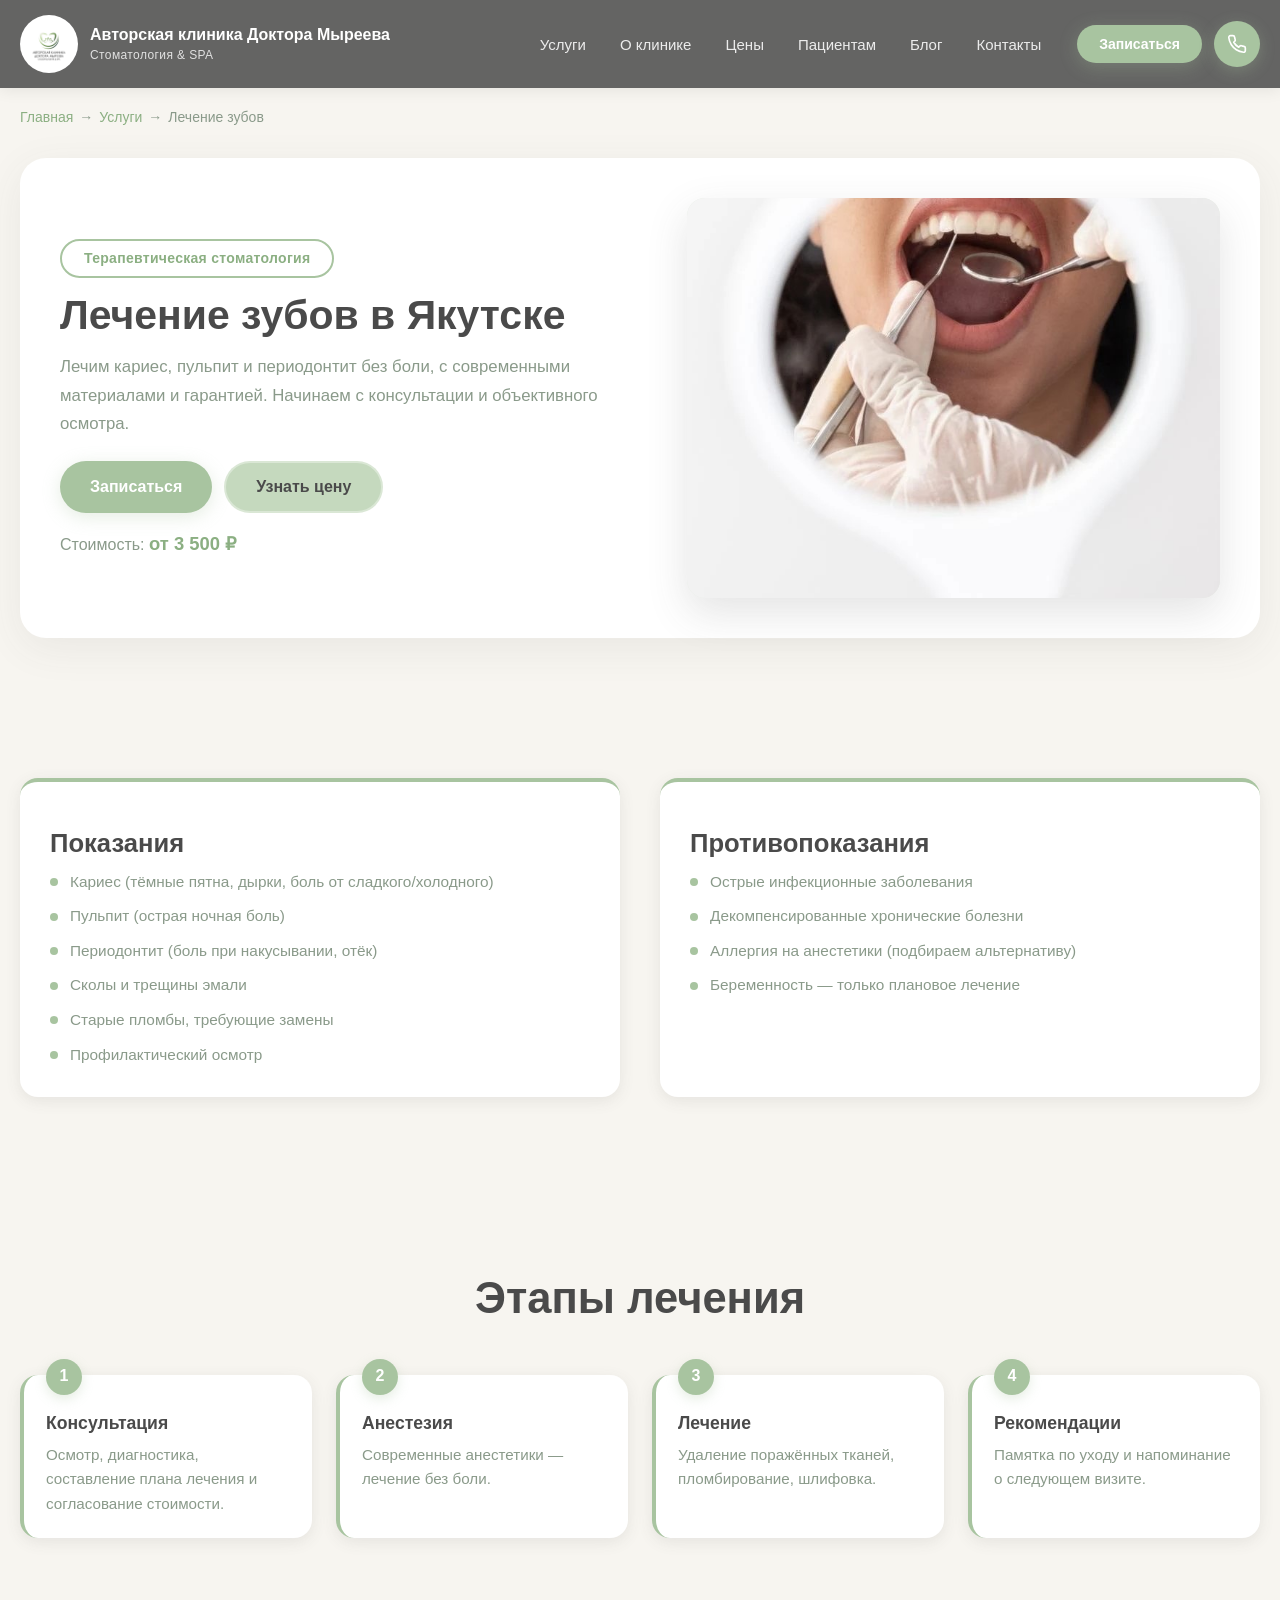
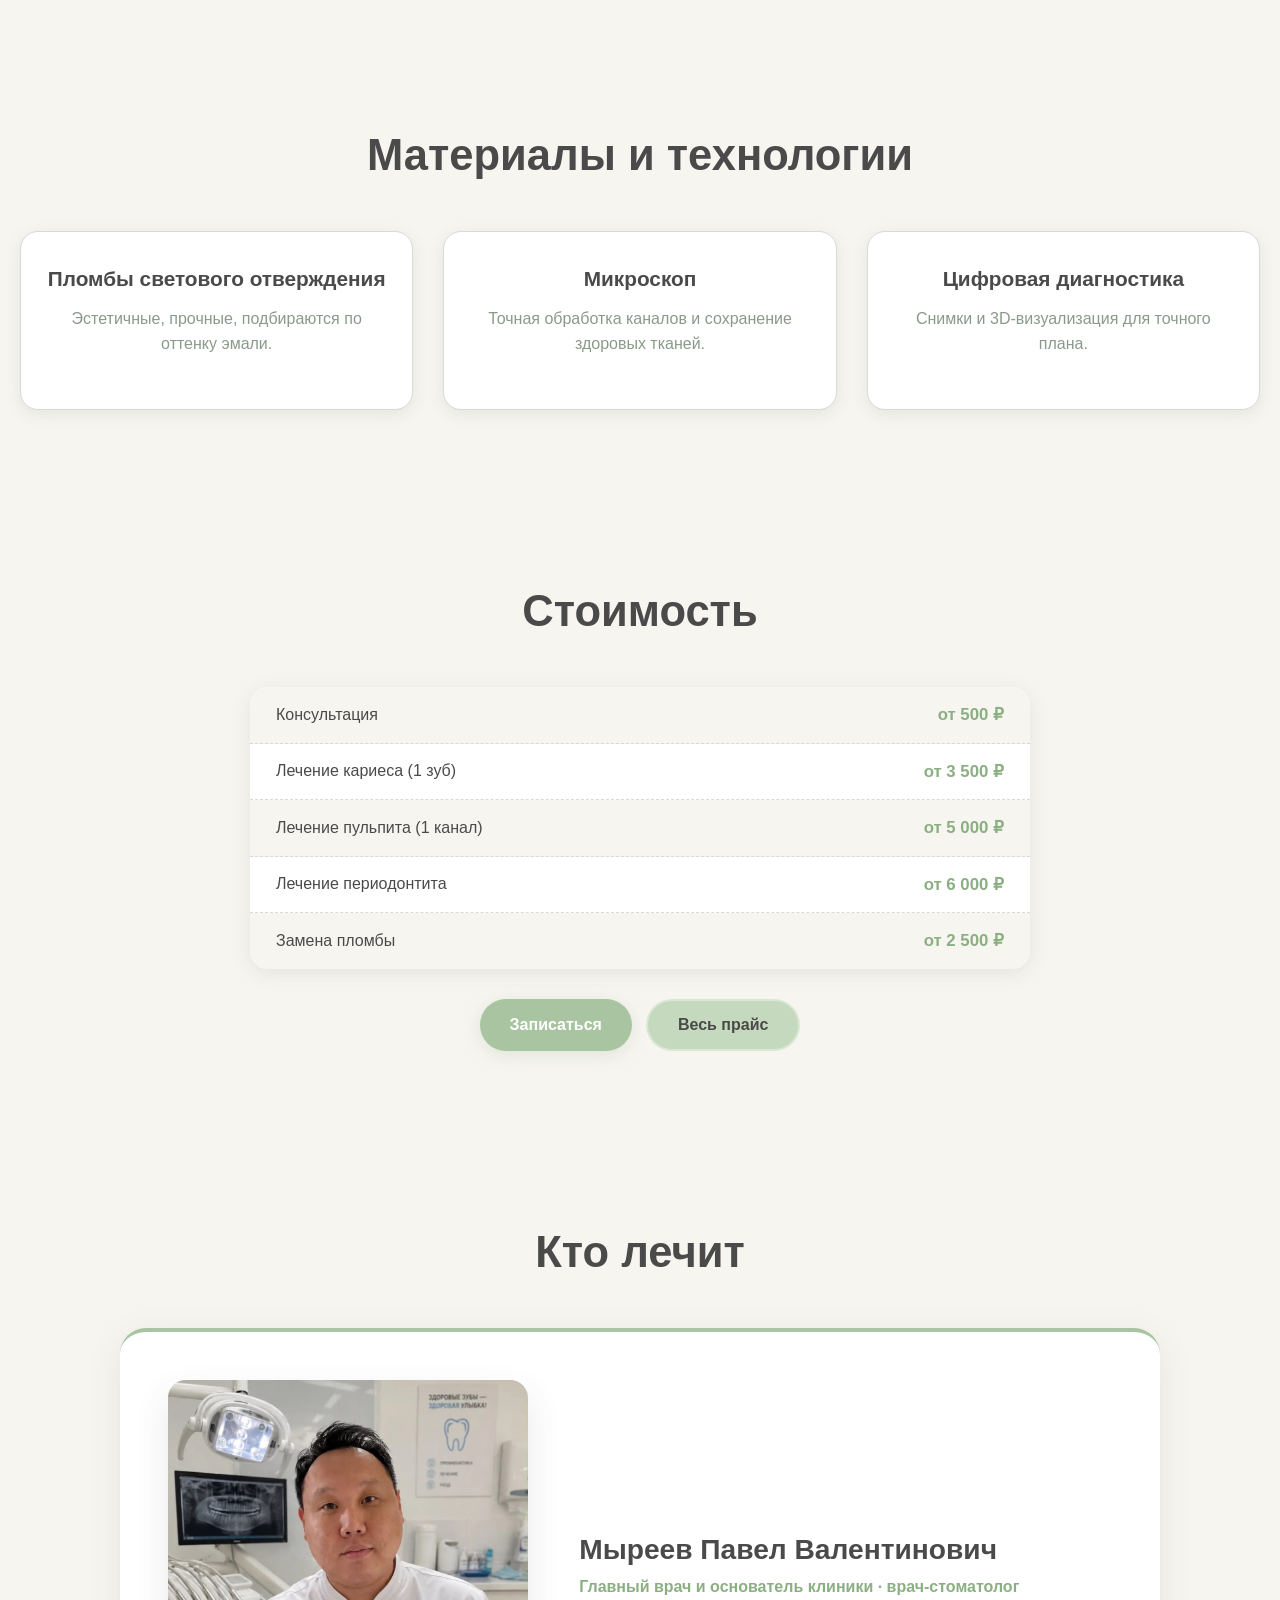
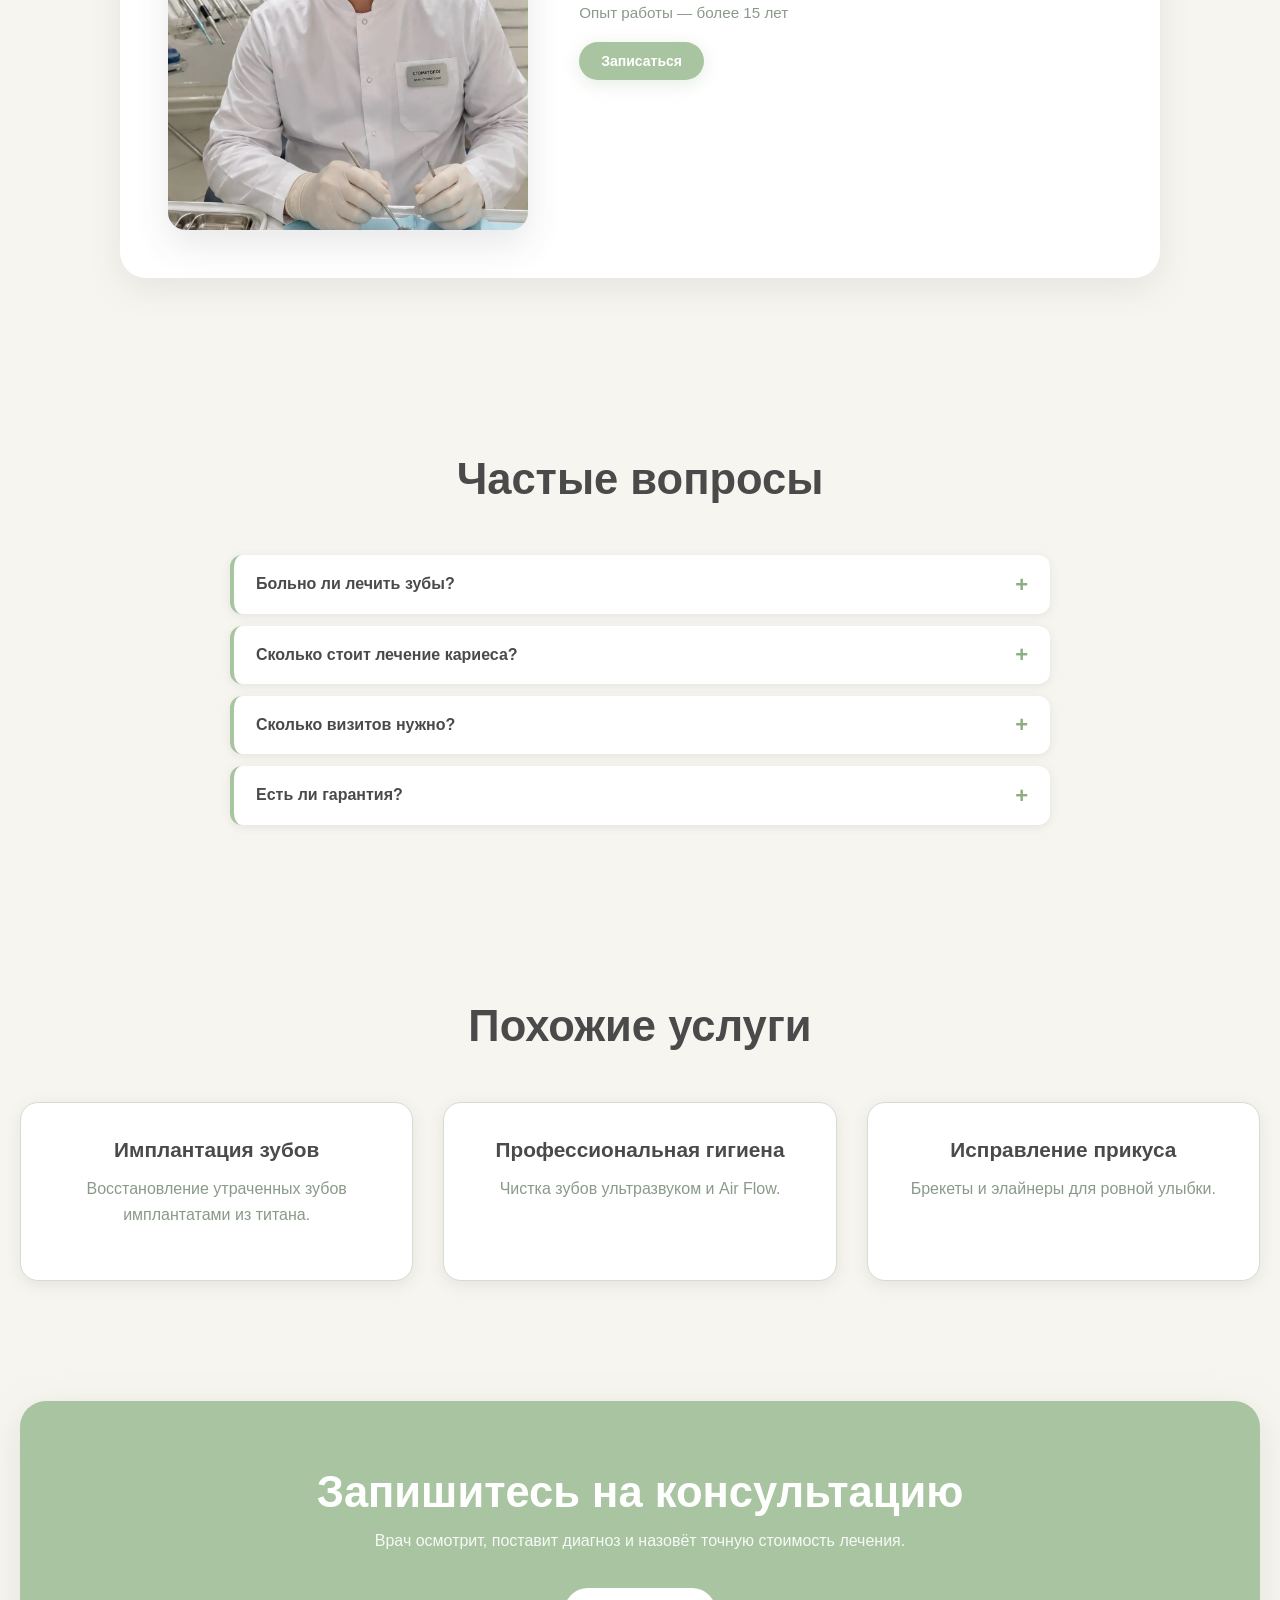
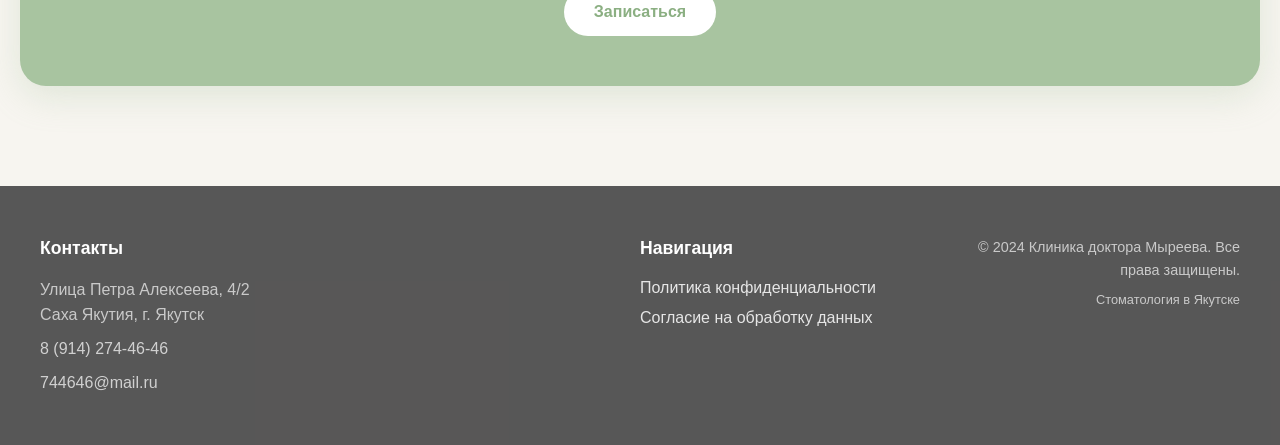
<file: usluga.html>
<!DOCTYPE html>
<html lang="ru">
<head>
    <meta charset="UTF-8">
    <meta name="viewport" content="width=device-width, initial-scale=1.0">
    <link rel="stylesheet" href="https://necolas.github.io/normalize.css/latest/normalize.css">
    <link rel="stylesheet" href="main.css">
    <link rel="stylesheet" href="service-page.css">
    <title>Лечение зубов в Якутске — Клиника Доктора Мыреева</title>
    <meta name="description" content="Лечение кариеса, пульпита и периодонтита в клинике Доктора Мыреева в Якутске. Современные материалы, безболезненно, с гарантией. Запись онлайн.">
</head>
<body>

<!-- Шапка (та же, что на главной) -->
<header class="site-header">
    <div class="site-header__inner">
        <a href="/" class="brand">
            <span class="brand__logo"><img src="img/LOGO1.jpg" alt="Логотип"></span>
            <span class="brand__text">
                <span class="brand__name">Авторская клиника Доктора Мыреева</span>
                <span class="brand__tag">Стоматология &amp; SPA</span>
            </span>
        </a>
        <button class="burger" id="menuToggle" aria-label="Открыть меню"><span></span><span></span><span></span></button>
        <div class="site-header__panel" id="headerContent">
            <nav class="main-nav">
                <a href="/uslugi/" class="main-nav__link">Услуги</a>
                <a href="/o-klinike/" class="main-nav__link">О клинике</a>
                <a href="/ceny/" class="main-nav__link">Цены</a>
                <a href="/pacientam/" class="main-nav__link">Пациентам</a>
                <a href="/blog/" class="main-nav__link">Блог</a>
                <a href="/kontakty/" class="main-nav__link">Контакты</a>
            </nav>
            <p class="site-header__address">г. Якутск, ул. Петра Алексеева 4/2</p>
            <div class="site-header__actions">
                <button type="button" class="btn btn--primary btn--sm" onclick="openAppointmentModal()">Записаться</button>
                <a href="tel:+79142744646" class="icon-btn" aria-label="Позвонить">
                    <svg xmlns="http://www.w3.org/2000/svg" viewBox="0 0 24 24" width="20" height="20" fill="none" stroke="currentColor" stroke-width="2" stroke-linecap="round" stroke-linejoin="round"><path d="M22 16.92v3a2 2 0 0 1-2.18 2 19.79 19.79 0 0 1-8.63-3.07 19.5 19.5 0 0 1-6-6 19.79 19.79 0 0 1-3.07-8.67A2 2 0 0 1 4.11 2h3a2 2 0 0 1 2 1.72c.13.96.36 1.9.7 2.81a2 2 0 0 1-.45 2.11L8.09 9.91a16 16 0 0 0 6 6l1.27-1.27a2 2 0 0 1 2.11-.45c.91.34 1.85.57 2.81.7A2 2 0 0 1 22 16.92z"></path></svg>
                </a>
            </div>
        </div>
        <div class="overlay" id="overlay"></div>
    </div>
</header>

<main class="service-page">

    <!-- Хлебные крошки -->
    <nav class="breadcrumbs" aria-label="Хлебные крошки">
        <a href="/">Главная</a> <span>→</span>
        <a href="/uslugi/">Услуги</a> <span>→</span>
        <span>Лечение зубов</span>
    </nav>

    <!-- Hero услуги -->
    <section class="service-hero">
        <div class="service-hero__inner">
            <div class="service-hero__body">
                <span class="chip chip--outline">Терапевтическая стоматология</span>
                <h1 class="service-hero__title">Лечение зубов в Якутске</h1>
                <p class="service-hero__lead">Лечим кариес, пульпит и периодонтит без боли, с современными материалами и гарантией. Начинаем с консультации и объективного осмотра.</p>
                <div class="service-hero__actions">
                    <button class="btn btn--primary" onclick="openModal('treatment')">Записаться</button>
                    <button class="btn btn--ghost-light" style="background:var(--primary-light);color:var(--dark);" onclick="openModal('treatment')">Узнать цену</button>
                </div>
                <p class="service-hero__price">Стоимость: <strong>от 3 500 ₽</strong></p>
            </div>
            <div class="service-hero__media">
                <img src="img/usluge2.jpg" alt="Лечение зубов">
            </div>
        </div>
    </section>

    <!-- Показания / противопоказания -->
    <section class="section service-info">
        <div class="service-info__grid">
            <div class="service-info__col">
                <h2 class="section__title" style="text-align:left;font-size:1.6em;">Показания</h2>
                <ul class="feature__list">
                    <li>Кариес (тёмные пятна, дырки, боль от сладкого/холодного)</li>
                    <li>Пульпит (острая ночная боль)</li>
                    <li>Периодонтит (боль при накусывании, отёк)</li>
                    <li>Сколы и трещины эмали</li>
                    <li>Старые пломбы, требующие замены</li>
                    <li>Профилактический осмотр</li>
                </ul>
            </div>
            <div class="service-info__col">
                <h2 class="section__title" style="text-align:left;font-size:1.6em;">Противопоказания</h2>
                <ul class="feature__list">
                    <li>Острые инфекционные заболевания</li>
                    <li>Декомпенсированные хронические болезни</li>
                    <li>Аллергия на анестетики (подбираем альтернативу)</li>
                    <li>Беременность — только плановое лечение</li>
                </ul>
            </div>
        </div>
    </section>

    <!-- Этапы -->
    <section class="section service-steps">
        <header class="section__head">
            <h2 class="section__title">Этапы лечения</h2>
        </header>
        <ol class="steps">
            <li class="step"><span class="step__num">1</span><h3 class="step__title">Консультация</h3><p class="step__text">Осмотр, диагностика, составление плана лечения и согласование стоимости.</p></li>
            <li class="step"><span class="step__num">2</span><h3 class="step__title">Анестезия</h3><p class="step__text">Современные анестетики — лечение без боли.</p></li>
            <li class="step"><span class="step__num">3</span><h3 class="step__title">Лечение</h3><p class="step__text">Удаление поражённых тканей, пломбирование, шлифовка.</p></li>
            <li class="step"><span class="step__num">4</span><h3 class="step__title">Рекомендации</h3><p class="step__text">Памятка по уходу и напоминание о следующем визите.</p></li>
        </ol>
    </section>

    <!-- Материалы -->
    <section class="section service-materials">
        <header class="section__head">
            <h2 class="section__title">Материалы и технологии</h2>
        </header>
        <div class="card-grid">
            <article class="service-card">
                <h3 class="service-card__title">Пломбы светового отверждения</h3>
                <p class="service-card__text">Эстетичные, прочные, подбираются по оттенку эмали.</p>
            </article>
            <article class="service-card">
                <h3 class="service-card__title">Микроскоп</h3>
                <p class="service-card__text">Точная обработка каналов и сохранение здоровых тканей.</p>
            </article>
            <article class="service-card">
                <h3 class="service-card__title">Цифровая диагностика</h3>
                <p class="service-card__text">Снимки и 3D-визуализация для точного плана.</p>
            </article>
        </div>
    </section>

    <!-- Таблица цен -->
    <section class="section service-prices">
        <header class="section__head">
            <h2 class="section__title">Стоимость</h2>
        </header>
        <div class="price-table">
            <div class="price-row"><span class="price-row__name">Консультация</span><span class="price-row__value">от 500 ₽</span></div>
            <div class="price-row"><span class="price-row__name">Лечение кариеса (1 зуб)</span><span class="price-row__value">от 3 500 ₽</span></div>
            <div class="price-row"><span class="price-row__name">Лечение пульпита (1 канал)</span><span class="price-row__value">от 5 000 ₽</span></div>
            <div class="price-row"><span class="price-row__name">Лечение периодонтита</span><span class="price-row__value">от 6 000 ₽</span></div>
            <div class="price-row"><span class="price-row__name">Замена пломбы</span><span class="price-row__value">от 2 500 ₽</span></div>
        </div>
        <div class="prices__actions">
            <button class="btn btn--primary" onclick="openModal('treatment')">Записаться</button>
            <a href="/ceny/" class="btn btn--ghost-light" style="background:var(--primary-light);color:var(--dark);">Весь прайс</a>
        </div>
    </section>

<!-- ============ ВРАЧ ============ -->
<section class="section team">
    <header class="section__head"><h2 class="section__title">Кто лечит</h2></header>

    <article class="doctor-profile doctor-profile--compact">
        <div class="doctor-profile__media">
            <img src="img/vrach.jpg" alt="Мыреев Павел Валентинович">
        </div>
        <div class="doctor-profile__body">
            <h3 class="doctor-profile__name">Мыреев Павел Валентинович</h3>
            <p class="doctor-profile__role">Главный врач и основатель клиники · врач-стоматолог</p>
            <p class="doctor-profile__exp">Опыт работы — более 15 лет</p>
            <div class="doctor-profile__actions">
                <button class="btn btn--primary btn--sm" onclick="openModal('treatment')">Записаться</button>
            </div>
        </div>
    </article>
</section>

    <!-- FAQ -->
    <section class="section service-faq">
        <header class="section__head"><h2 class="section__title">Частые вопросы</h2></header>
        <div class="faq">
            <details class="faq__item">
                <summary class="faq__q">Больно ли лечить зубы?</summary>
                <p class="faq__a">Нет, мы используем современные анестетики. Перед лечением врач подбирает препарат с учётом аллергий и состояния здоровья.</p>
            </details>
            <details class="faq__item">
                <summary class="faq__q">Сколько стоит лечение кариеса?</summary>
                <p class="faq__a">От 3 500 ₽ за один зуб. Точную стоимость врач назовёт после осмотра — цена зависит от глубины поражения.</p>
            </details>
            <details class="faq__item">
                <summary class="faq__q">Сколько визитов нужно?</summary>
                <p class="faq__a">Кариес — обычно 1 визит. Пульпит и периодонтит — 2–3 визита в зависимости от сложности.</p>
            </details>
            <details class="faq__item">
                <summary class="faq__q">Есть ли гарантия?</summary>
                <p class="faq__a">Да, на пломбы — от 1 года. Условия гарантии обсуждаются до начала лечения.</p>
            </details>
        </div>
    </section>

    <!-- Похожие услуги -->
    <section class="section service-related">
        <header class="section__head"><h2 class="section__title">Похожие услуги</h2></header>
        <div class="card-grid">
            <a href="/uslugi/implantaciya/" class="service-card" style="text-decoration:none;">
                <h3 class="service-card__title">Имплантация зубов</h3>
                <p class="service-card__text">Восстановление утраченных зубов имплантатами из титана.</p>
            </a>
            <a href="/uslugi/gigiena/" class="service-card" style="text-decoration:none;">
                <h3 class="service-card__title">Профессиональная гигиена</h3>
                <p class="service-card__text">Чистка зубов ультразвуком и Air Flow.</p>
            </a>
            <a href="/uslugi/prikus/" class="service-card" style="text-decoration:none;">
                <h3 class="service-card__title">Исправление прикуса</h3>
                <p class="service-card__text">Брекеты и элайнеры для ровной улыбки.</p>
            </a>
        </div>
    </section>

    <!-- CTA -->
    <section class="section service-cta">
        <div class="service-cta__inner">
            <h2 class="section__title" style="color:var(--white);">Запишитесь на консультацию</h2>
            <p style="color:rgba(255,255,255,.9);margin:12px 0 22px;">Врач осмотрит, поставит диагноз и назовёт точную стоимость лечения.</p>
            <button class="btn btn--light" onclick="openModal('treatment')">Записаться</button>
        </div>
    </section>

</main>

<!-- Футер (как на главной) -->
<footer class="site-footer">
    <div class="site-footer__inner">
        <div class="site-footer__col">
            <h3 class="site-footer__title">Контакты</h3>
            <p>Улица Петра Алексеева, 4/2<br>Саха Якутия, г. Якутск</p>
            <p><a href="tel:+79142744646">8 (914) 274-46-46</a></p>
            <p><a href="mailto:744646@mail.ru">744646@mail.ru</a></p>
        </div>
        <div class="site-footer__col">
            <h3 class="site-footer__title">Навигация</h3>
            <div class="site-footer__links">
                <a href="/policy/">Политика конфиденциальности</a>
                <a href="/consent/">Согласие на обработку данных</a>
            </div>
        </div>
        <div class="site-footer__col site-footer__col--right">
            <p class="site-footer__copy">© 2024 Клиника доктора Мыреева. Все права защищены.</p>
            <p class="site-footer__sub">Стоматология в Якутске</p>
        </div>
    </div>
</footer>

<!-- Модалки: цена, запись, лицензия, политика, согласие — как на главной -->
<div id="modal" class="modal">
    <div class="modal__dialog">
        <span class="modal__close" onclick="closeModal()">&times;</span>
        <h2 class="modal__title">Запись на приём</h2>
        <form class="modal__form" id="modalForm" onsubmit="submitModalForm(event)">
            <input type="text" id="modalName" placeholder="Ваше имя" required>
            <input type="tel" id="modalPhone" placeholder="Ваш телефон" required>
            <input type="email" id="modalEmail" placeholder="Ваш email">
            <select id="modalService" required>
                <option value="">Выберите услугу</option>
                <option value="treatment" selected>Лечение зубов</option>
                <option value="implant">Имплантация</option>
                <option value="braces">Брекеты</option>
                <option value="cleaning">Чистка зубов</option>
                <option value="surgery">Хирургия</option>
            </select>
            <textarea id="modalComment" placeholder="Дополнительная информация"></textarea>
            <button type="submit" class="btn btn--primary btn--block">Отправить заявку</button>
        </form>
    </div>
</div>

<script>
    // (тот же скрипт, что на главной — без изменений)
</script>
</body>
</html>
</file>
<file: main.css>
/* ============================================
   КЛИНИКА ДОКТОРА МЫРЕЕВА — ПАСТЕЛЬНАЯ ГАММА
   ============================================ */

:root {
    --primary: #A8C4A0;
    --primary-dark: #8BAF82;
    --primary-light: #C5D9BE;
    --primary-bg: #E8F0E5;

    --accent: #B8A99A;
    --accent-light: #D5CBC2;

    --light: #F7F5F0;
    --white: #FFFFFF;
    --dark: #4A4A4A;
    --gray: #8A9A8A;
    --gray-light: #D4DCD4;
    --gray-bg: #EDF0ED;

    --shadow: rgba(74, 74, 74, 0.10);
    --shadow-hover: rgba(168, 196, 160, 0.30);

    --fontsize: 16px;
    --lineheight: 1.4;
    --mainfont: "Vela Sans", "Segoe UI", Roboto, Arial, sans-serif;
    --systemfont: -apple-system, BlinkMacSystemFont, Arial, sans-serif;

    --anim100: .1s ease-out;
    --anim150: .15s ease-out;
    --anim300: .3s ease-out;

    --container: 1290px;
    --radius: 18px;
    --radius-lg: 26px;
}

/* ===== БАЗА ===== */
*, *::before, *::after { box-sizing: border-box; }

html, body { margin: 0; padding: 0; }

body {
    font: var(--fontsize) / var(--lineheight) var(--mainfont), var(--systemfont);
    color: var(--dark);
    -webkit-font-smoothing: antialiased;
    -moz-osx-font-smoothing: grayscale;
    overflow-x: clip;
    background: var(--light);
}

img { max-width: 100%; display: block; }
a { color: inherit; }
h1, h2, h3, h4, p, ul, blockquote { margin: 0; }
ul { padding-left: 0; list-style: none; }

/* ============================================
   ОБЩИЕ КОМПОНЕНТЫ
   ============================================ */
.section {
    max-width: var(--container);
    margin: 0 auto;
    padding: 80px 20px;
}

.section__head {
    text-align: center;
    max-width: 780px;
    margin: 0 auto 50px;
}

.section__title {
    font-size: clamp(28px, 3.4vw, 44px);
    font-weight: 700;
    line-height: 1.18;
    color: var(--dark);
    margin: 16px 0 12px;
}

.section__lead {
    color: var(--gray);
    font-size: 17px;
    line-height: 1.6;
}

.chip {
    display: inline-block;
    background: var(--primary);
    color: var(--white);
    font-weight: 700;
    font-size: 14px;
    padding: 8px 22px;
    border-radius: 30px;
    letter-spacing: .3px;
    box-shadow: 0 4px 15px var(--shadow-hover);
}

.chip--outline {
    background: var(--white);
    color: var(--primary-dark);
    border: 2px solid var(--primary);
    box-shadow: none;
}

/* Кнопки */
.btn {
    display: inline-flex;
    align-items: center;
    justify-content: center;
    gap: 8px;
    border: none;
    cursor: pointer;
    font-family: inherit;
    font-weight: 700;
    font-size: 16px;
    line-height: 1;
    padding: 16px 30px;
    border-radius: 30px;
    text-decoration: none;
    transition: all var(--anim300);
    white-space: nowrap;
}

.btn--primary {
    background: var(--primary);
    color: var(--white);
    box-shadow: 0 4px 18px var(--shadow-hover);
}

.btn--primary:hover {
    background: var(--primary-dark);
    transform: translateY(-2px);
    box-shadow: 0 10px 28px rgba(139, 175, 130, 0.4);
}

.btn--sm { padding: 12px 22px; font-size: 14px; }
.btn--block { width: 100%; }

.btn--ghost-light {
    background: transparent;
    color: rgba(255, 255, 255, 0.9);
    border: 2px solid rgba(255, 255, 255, 0.35);
}
.btn--ghost-light:hover {
    background: var(--white);
    color: var(--dark);
    transform: translateY(-2px);
}

.btn--light {
    background: var(--white);
    color: var(--primary-dark);
    margin-top: 14px;
}
.btn--light:hover {
    background: var(--primary-light);
    transform: scale(1.02);
}

/* ============================================
   COOKIE
   ============================================ */
.cookie-consent {
    position: fixed;
    inset: auto 0 0 0;
    z-index: 9999;
    background: rgba(74, 74, 74, 0.95);
    backdrop-filter: blur(10px);
    -webkit-backdrop-filter: blur(10px);
    box-shadow: 0 -5px 30px rgba(0, 0, 0, 0.10);
    padding: 18px 30px;
    transform: translateY(100%);
    transition: transform .5s cubic-bezier(.4, 0, .2, 1);
    border-top: 3px solid var(--primary);
}

.cookie-consent.show { transform: translateY(0); }

.cookie-consent__inner {
    max-width: 1200px;
    margin: 0 auto;
    display: flex;
    align-items: center;
    justify-content: space-between;
    gap: 25px;
    flex-wrap: wrap;
}

.cookie-consent__text {
    flex: 1;
    min-width: 260px;
    color: rgba(255, 255, 255, 0.8);
}

.cookie-consent__text strong {
    display: block;
    font-size: 1.05em;
    margin-bottom: 4px;
    color: var(--primary-light);
}

.cookie-consent__text p {
    margin: 0;
    font-size: .95em;
    line-height: 1.5;
    opacity: .9;
}

.cookie-consent__link {
    background: none;
    border: none;
    padding: 0;
    font: inherit;
    color: var(--primary-light);
    text-decoration: underline;
    cursor: pointer;
    transition: color var(--anim300);
}
.cookie-consent__link:hover { color: var(--white); }

.cookie-consent__actions {
    display: flex;
    gap: 12px;
    flex-wrap: wrap;
    flex-shrink: 0;
}

/* ============================================
   ШАПКА
   ============================================ */
.site-header {
    position: sticky;
    top: 0;
    z-index: 1000;
    background: rgba(74, 74, 74, 0.85);
    backdrop-filter: blur(10px);
    -webkit-backdrop-filter: blur(10px);
    box-shadow: 0 2px 15px rgba(0, 0, 0, 0.08);
}

.site-header__inner {
    max-width: var(--container);
    min-height: 88px;
    margin: 0 auto;
    padding: 12px 20px;
    display: flex;
    align-items: center;
    gap: 20px;
}

.brand {
    display: inline-flex;
    align-items: center;
    gap: 12px;
    text-decoration: none;
    color: var(--white);
    min-width: 0;
}

.brand__logo {
    flex-shrink: 0;
    width: 58px;
    height: 58px;
    border-radius: 50%;
    overflow: hidden;
    background: var(--white);
}

.brand__logo img { width: 100%; height: 100%; object-fit: cover; }

.brand__text { display: flex; flex-direction: column; min-width: 0; }

.brand__name {
    font-size: 16px;
    font-weight: 600;
    line-height: 1.2;
}

.brand__tag {
    font-size: 12px;
    opacity: .8;
    margin-top: 3px;
    letter-spacing: .4px;
}

.site-header__panel {
    display: flex;
    align-items: center;
    gap: 22px;
    margin-left: auto;
    flex-shrink: 0;
}

.main-nav { display: flex; align-items: center; gap: 6px; }

.main-nav__link {
    color: rgba(255, 255, 255, 0.88);
    text-decoration: none;
    font-size: 15px;
    font-weight: 500;
    padding: 10px 14px;
    border-radius: 22px;
    transition: all var(--anim300);
    white-space: nowrap;
}

.main-nav__link:hover { background: rgba(255, 255, 255, 0.12); color: var(--white); }
.main-nav__link:active { background: var(--primary); }

.site-header__address {
    font-size: 14px;
    font-weight: 500;
    color: rgba(255, 255, 255, 0.85);
    white-space: nowrap;
}

.site-header__actions { display: flex; align-items: center; gap: 12px; }

.icon-btn {
    display: inline-flex;
    align-items: center;
    justify-content: center;
    width: 46px;
    height: 46px;
    border-radius: 50%;
    background: var(--primary);
    color: var(--white);
    text-decoration: none;
    box-shadow: 0 4px 15px var(--shadow-hover);
    transition: all var(--anim300);
}

.icon-btn:hover {
    background: var(--primary-dark);
    transform: translateY(-2px);
    box-shadow: 0 8px 25px rgba(139, 175, 130, 0.4);
}

/* Бургер */
.burger {
    display: none;
    flex-direction: column;
    justify-content: space-between;
    width: 30px;
    height: 21px;
    background: transparent;
    border: none;
    padding: 0;
    cursor: pointer;
    margin-left: auto;
    z-index: 1000;
}

.burger span {
    width: 100%;
    height: 3px;
    border-radius: 3px;
    background: var(--white);
    transition: var(--anim300);
}

.burger.active span:nth-child(1) { transform: rotate(45deg) translate(6px, 6px); }
.burger.active span:nth-child(2) { opacity: 0; }
.burger.active span:nth-child(3) { transform: rotate(-45deg) translate(6px, -6px); }

.overlay {
    display: none;
    position: fixed;
    inset: 0;
    background: rgba(0, 0, 0, 0.4);
    z-index: 998;
}
.overlay.active { display: block; }

/* ============================================
   ПРОМО-ПОЛОСА
   ============================================ */
.promo { padding: 50px 20px 60px; background: var(--light); }

.promo__inner {
    max-width: var(--container);
    margin: 0 auto;
    display: flex;
    align-items: center;
    justify-content: space-between;
    gap: 50px;
    padding: 45px 55px;
    background: var(--primary);
    border-radius: var(--radius-lg);
    box-shadow: 0 10px 35px var(--shadow-hover);
}

.promo__text {
    flex: 1 1 auto;
    max-width: 640px;
    font-size: clamp(22px, 2.6vw, 38px);
    line-height: 1.3;
    font-weight: 700;
    color: var(--white);
}

.promo__logo {
    flex: 0 0 auto;
    width: 220px;
    height: 220px;
    border-radius: 50%;
    overflow: hidden;
    background: var(--white);
    box-shadow: 0 8px 25px rgba(0, 0, 0, 0.15);
}

.promo__logo img { width: 100%; height: 100%; object-fit: cover; }

/* ============================================
   ГЛАВНЫЙ ВРАЧ
   ============================================ */
.doctor { padding: 60px 20px; background: #EFEFEF; }

.doctor__card {
    max-width: var(--container);
    margin: 0 auto;
    display: flex;
    align-items: center;
    gap: 50px;
    background: var(--white);
    border-radius: var(--radius-lg);
    padding: 50px 60px;
    box-shadow: 0 10px 40px rgba(74, 74, 74, 0.08);
}

.doctor__media {
    flex: 0 1 380px;
    aspect-ratio: 4 / 5;
    border-radius: 20px;
    overflow: hidden;
    border: 6px solid var(--white);
    box-shadow: 0 15px 40px rgba(74, 74, 74, 0.15);
    background: var(--primary-bg);
}

.doctor__media img { width: 100%; height: 100%; object-fit: cover; }

.doctor__body { flex: 1 1 55%; min-width: 0; }

.doctor__text {
    margin-top: 20px;
    font-size: 1.08em;
    line-height: 1.7;
    color: var(--gray);
}

/* ============================================
   УСЛУГИ
   ============================================ */
.services { background: var(--light); }

.card-grid {
    display: grid;
    grid-template-columns: repeat(auto-fit, minmax(280px, 1fr));
    gap: 30px;
}

.service-card {
    display: flex;
    flex-direction: column;
    align-items: center;
    text-align: center;
    background: var(--white);
    border: 1px solid var(--gray-light);
    border-radius: var(--radius);
    padding: 32px 24px;
    box-shadow: 0 4px 15px var(--shadow);
    transition: all var(--anim300);
}

.service-card:hover {
    transform: translateY(-6px);
    border-color: var(--primary);
    box-shadow: 0 12px 35px var(--shadow-hover);
}

.service-card__media {
    width: 100%;
    max-width: 220px;
    height: 180px;
    border-radius: 12px;
    overflow: hidden;
    margin-bottom: 18px;
}

.service-card__media img { width: 100%; height: 100%; object-fit: cover; }

.service-card__title {
    font-size: 1.3em;
    font-weight: 700;
    color: var(--dark);
    margin-bottom: 12px;
}

.service-card__text {
    color: var(--gray);
    line-height: 1.6;
    flex-grow: 1;
    margin-bottom: 20px;
}

.service-card__btn { min-width: 190px; }

/* ============================================
   О НАС
   ============================================ */
.about { background: var(--light); }

.about__head {
    max-width: 900px;
    margin: 0 auto 45px;
    text-align: center;
}

.feature-grid {
    display: grid;
    grid-template-columns: repeat(3, 1fr);
    gap: 30px;
    margin-bottom: 50px;
}

.feature {
    background: var(--white);
    padding: 30px;
    border-radius: 16px;
    box-shadow: 0 4px 15px var(--shadow);
    border-top: 4px solid var(--primary);
}

.feature__title {
    font-size: 1.25em;
    font-weight: 700;
    color: var(--dark);
    margin-bottom: 15px;
    text-align: center;
}

.feature__list { display: flex; flex-direction: column; gap: 10px; }

.feature__list li {
    position: relative;
    padding-left: 20px;
    color: var(--gray);
    line-height: 1.6;
    font-size: .96em;
}

.feature__list li::before {
    content: "";
    position: absolute;
    left: 0;
    top: .55em;
    width: 8px;
    height: 8px;
    border-radius: 50%;
    background: var(--primary);
}

.about__img {
    position: relative;
    max-width: 900px;
    width: 100%;
    aspect-ratio: 2 / 1;
    margin: 0 auto;
    overflow: hidden;
    border-radius: 16px;
    box-shadow: 0 10px 35px var(--shadow);
}

.about__img img {
    position: absolute;
    inset: 0;
    width: 100%;
    height: 100%;
    object-fit: cover;
    opacity: 0;
    transition: opacity 1s ease-in-out;
}

.about__img img:first-child { opacity: 1; }

.carousel-btn {
    position: absolute;
    top: 50%;
    transform: translateY(-50%);
    width: 46px;
    height: 46px;
    border-radius: 50%;
    border: none;
    background: rgba(255, 255, 255, 0.9);
    color: var(--dark);
    font-size: 1.5em;
    display: flex;
    align-items: center;
    justify-content: center;
    cursor: pointer;
    z-index: 10;
    box-shadow: 0 2px 10px rgba(0, 0, 0, 0.10);
    transition: all var(--anim300);
}

.carousel-btn:hover { background: var(--primary); color: var(--white); }
.carousel-prev { left: 15px; }
.carousel-next { right: 15px; }

/* ============================================
   ПРОФИЛЬ ВРАЧА
   ============================================ */
.doctor-profile {
    display: grid;
    grid-template-columns: minmax(280px, 360px) minmax(0, 1fr);
    gap: clamp(28px, 4vw, 56px);
    align-items: center;
    max-width: 1040px;
    margin: 0 auto;
    background: var(--white);
    border-radius: var(--radius-lg);
    padding: clamp(28px, 4vw, 48px);
    box-shadow: 0 10px 35px var(--shadow);
    border-top: 4px solid var(--primary);
}

.doctor-profile__media {
    width: 100%;
    aspect-ratio: 4 / 5;
    border-radius: var(--radius);
    overflow: hidden;
    background: var(--primary-bg);
    box-shadow: 0 15px 35px rgba(74, 74, 74, 0.12);
    justify-self: center;
}

.doctor-profile__media img { width: 100%; height: 100%; object-fit: cover; }

.doctor-profile__body {
    max-width: 560px;
    width: 100%;
}

.doctor-profile__name {
    font-size: clamp(22px, 2.2vw, 30px);
    font-weight: 700;
    color: var(--dark);
    margin-bottom: 6px;
}

.doctor-profile__role { color: var(--primary-dark); font-weight: 600; margin-bottom: 4px; }
.doctor-profile__exp { color: var(--gray); font-size: .95em; margin-bottom: 18px; }

.doctor-profile__list {
    display: flex;
    flex-direction: column;
    gap: 10px;
    margin-bottom: 24px;
    max-width: 100%;
}

.doctor-profile__list li {
    position: relative;
    padding-left: 22px;
    color: var(--gray);
    line-height: 1.6;
    font-size: .97em;
}

.doctor-profile__list li::before {
    content: "";
    position: absolute;
    left: 0;
    top: .55em;
    width: 9px;
    height: 9px;
    border-radius: 50%;
    background: var(--primary);
}

.doctor-profile__actions { display: flex; gap: 12px; flex-wrap: wrap; }

/* ============================================
   ЦЕНЫ
   ============================================ */
.price-table {
    max-width: 780px;
    margin: 0 auto;
    background: var(--white);
    border-radius: var(--radius);
    box-shadow: 0 4px 20px var(--shadow);
    overflow: hidden;
}

.price-row {
    display: flex;
    justify-content: space-between;
    align-items: center;
    gap: 20px;
    padding: 16px 26px;
    border-bottom: 1px dashed var(--gray-light);
}

.price-row:last-child { border-bottom: none; }
.price-row:nth-child(odd) { background: var(--light); }

.price-row__name { color: var(--dark); font-size: 1em; }
.price-row__value { color: var(--primary-dark); font-weight: 700; font-size: 1.05em; white-space: nowrap; }

.prices__actions {
    display: flex;
    justify-content: center;
    gap: 14px;
    flex-wrap: wrap;
    margin-top: 30px;
}

/* ============================================
   КАК ПРОХОДИТ ПРИЁМ
   ============================================ */
.steps {
    display: grid;
    grid-template-columns: repeat(auto-fit, minmax(220px, 1fr));
    gap: 24px;
    padding: 0;
    list-style: none;
}

.step {
    position: relative;
    background: var(--white);
    border-radius: var(--radius);
    padding: 28px 22px 22px;
    box-shadow: 0 4px 15px var(--shadow);
    border-left: 4px solid var(--primary);
}

.step__num {
    position: absolute;
    top: -16px;
    left: 22px;
    width: 36px;
    height: 36px;
    border-radius: 50%;
    background: var(--primary);
    color: var(--white);
    font-weight: 700;
    display: flex;
    align-items: center;
    justify-content: center;
    box-shadow: 0 4px 12px var(--shadow-hover);
}

.step__title { font-size: 1.1em; font-weight: 700; color: var(--dark); margin: 8px 0 8px; }
.step__text { color: var(--gray); font-size: .95em; line-height: 1.6; }

/* ============================================
   ОТЗЫВЫ
   ============================================ */
.reviews { background: var(--light); }

.reviews__list { display: flex; flex-direction: column; gap: 18px; }

.review {
    background: var(--white);
    padding: 25px 30px;
    border-radius: 14px;
    border-left: 4px solid var(--primary);
    box-shadow: 0 2px 10px var(--shadow);
    color: var(--gray);
    line-height: 1.7;
}

.reviews__gallery {
    display: flex;
    flex-wrap: wrap;
    justify-content: center;
    gap: 20px;
    margin-top: 30px;
}

.reviews__shot {
    border-radius: 12px;
    overflow: hidden;
    box-shadow: 0 4px 15px var(--shadow);
    max-width: 320px;
}

.reviews__shot img { width: 100%; height: auto; object-fit: cover; }

/* ============================================
   ЗАПИСЬ
   ============================================ */
.booking { background: var(--white); text-align: center; }

.booking__form {
    max-width: 480px;
    margin: 0 auto 30px;
    background: var(--light);
    padding: 35px;
    border-radius: 16px;
    box-shadow: 0 4px 20px var(--shadow);
    display: flex;
    flex-direction: column;
    gap: 16px;
}

.field input,
.field select {
    width: 100%;
    padding: 14px 18px;
    border: 2px solid var(--gray-light);
    border-radius: 10px;
    font-size: 1em;
    font-family: inherit;
    background: var(--white);
    transition: border-color var(--anim300), box-shadow var(--anim300);
}

.field input:focus,
.field select:focus {
    outline: none;
    border-color: var(--primary);
    box-shadow: 0 0 0 3px var(--shadow-hover);
}

.booking__phone { font-size: 1.05em; color: var(--gray); }

.booking__phone a {
    color: var(--primary-dark);
    font-weight: 700;
    text-decoration: none;
}

.booking__call { margin-top: 20px; }

/* Согласие */
.consent-checkbox {
    display: flex;
    flex-wrap: nowrap;
    align-items: flex-start;
    justify-content: flex-start;
    gap: 10px;
    width: 100%;
    max-width: 100%;
    min-width: 0;
    margin: 0;
    padding: 0;
    font-size: .88em;
    color: var(--gray);
    line-height: 1.45;
    text-align: left;
    cursor: pointer;
    box-sizing: border-box;
}

.consent-checkbox input {
    flex: 0 0 18px;
    width: 18px;
    height: 18px;
    margin: 3px 0 0 0;
    accent-color: var(--primary);
    cursor: pointer;
}

.consent-checkbox > span {
    flex: 1 1 auto;
    min-width: 0;
    overflow-wrap: anywhere;
    word-break: break-word;
}

.consent-link {
    display: inline;
    background: none;
    border: none;
    padding: 0;
    margin: 0;
    font: inherit;
    color: var(--primary-dark);
    text-decoration: underline;
    cursor: pointer;
    white-space: normal;
    text-align: left;
    vertical-align: baseline;
}
.consent-link:hover { color: var(--primary); }

/* ============================================
   КОНТАКТЫ
   ============================================ */
.contacts { background: var(--light); }

.contacts__grid {
    display: grid;
    grid-template-columns: 1fr 1fr;
    gap: 30px;
    align-items: stretch;
}

.contacts__info {
    display: grid;
    grid-template-columns: 1fr 1fr;
    gap: 18px;
    align-content: start;
}

.info-card {
    background: var(--white);
    padding: 22px;
    border-radius: 14px;
    box-shadow: 0 2px 12px var(--shadow);
}

.info-card__title {
    font-size: 1.1em;
    font-weight: 700;
    color: var(--dark);
    margin-bottom: 10px;
}

.info-card p { color: var(--gray); line-height: 1.5; }
.info-card p + p { margin-top: 4px; }

.info-card a {
    color: var(--primary-dark);
    font-weight: 700;
    text-decoration: none;
}
.info-card a:hover { color: var(--primary); }

.social-links { display: flex; flex-wrap: wrap; gap: 10px; }

.contacts__map {
    min-height: 420px;
    border-radius: 14px;
    overflow: hidden;
    box-shadow: 0 2px 12px var(--shadow);
    background: var(--white);
}

.contacts__map iframe { width: 100%; height: 100%; min-height: 420px; border: none; }

.contacts__license { margin-top: 30px; text-align: center; }

/* ============================================
   ФУТЕР
   ============================================ */
.site-footer { background: rgba(74, 74, 74, 0.92); padding: 50px 20px; }

.site-footer__inner {
    max-width: 1200px;
    margin: 0 auto;
    display: grid;
    grid-template-columns: 2fr 1fr 1fr;
    gap: 40px;
    align-items: start;
}

.site-footer__col { color: rgba(255, 255, 255, 0.8); }

.site-footer__title {
    font-size: 1.1em;
    font-weight: 700;
    color: var(--white);
    margin-bottom: 16px;
}

.site-footer__col p { line-height: 1.6; opacity: .85; }
.site-footer__col p + p { margin-top: 8px; }

.site-footer__col a {
    color: rgba(255, 255, 255, 0.85);
    text-decoration: none;
    transition: color var(--anim300);
}
.site-footer__col a:hover { color: var(--primary); }

.site-footer__links { display: flex; flex-direction: column; gap: 8px; }

.site-footer__link-btn {
    background: none;
    border: none;
    padding: 0;
    font: inherit;
    color: rgba(255, 255, 255, 0.85);
    text-align: left;
    cursor: pointer;
    transition: color var(--anim300);
}
.site-footer__link-btn:hover { color: var(--primary); }

.site-footer__col--right { text-align: right; }

.site-footer__copy { font-size: .9em; opacity: .7; }
.site-footer__sub { font-size: .8em; opacity: .5; }

/* ============================================
   МОДАЛЬНЫЕ ОКНА
   ============================================ */
.modal {
    display: none;
    position: fixed;
    inset: 0;
    z-index: 2000;
    background: rgba(0, 0, 0, 0.45);
    padding: 20px;
    overflow-y: auto;
    animation: fadeIn var(--anim300);
}

.modal.active { display: flex !important; align-items: center; justify-content: center; }

.modal__dialog {
    position: relative;
    width: 100%;
    max-width: 520px;
    max-height: 90vh;
    overflow-y: auto;
    margin: auto;
    background: var(--white);
    border-radius: 16px;
    padding: 35px;
    box-shadow: 0 20px 60px rgba(0, 0, 0, 0.20);
    animation: slideIn var(--anim300);
}

.modal__dialog--wide { max-width: 820px; }

.modal__close {
    position: absolute;
    top: 12px;
    right: 15px;
    width: 38px;
    height: 38px;
    display: flex;
    align-items: center;
    justify-content: center;
    border-radius: 50%;
    background: var(--white);
    color: var(--gray);
    font-size: 26px;
    line-height: 1;
    cursor: pointer;
    box-shadow: 0 2px 10px rgba(0, 0, 0, 0.06);
    transition: all var(--anim300);
}

.modal__close:hover {
    background: var(--light);
    color: var(--primary-dark);
    transform: rotate(90deg);
}

.modal__title {
    text-align: center;
    font-size: 1.6em;
    color: var(--dark);
    margin-bottom: 25px;
}

.modal__form { display: flex; flex-direction: column; gap: 15px; }

.modal__form input,
.modal__form select,
.modal__form textarea {
    width: 100%;
    padding: 14px 16px;
    border: 2px solid var(--gray-light);
    border-radius: 10px;
    font-size: 16px;
    font-family: inherit;
    background: var(--white);
    transition: border-color var(--anim300), box-shadow var(--anim300);
}

.modal__form input:focus,
.modal__form select:focus,
.modal__form textarea:focus {
    outline: none;
    border-color: var(--primary);
    box-shadow: 0 0 0 3px var(--shadow-hover);
}

.modal__form textarea { min-height: 80px; resize: vertical; }

/* ============================================
   ДОКУМЕНТЫ
   ============================================ */
.doc p {
    margin: 12px 0;
    color: var(--gray);
    line-height: 1.7;
    font-size: 15px;
}

.doc p strong { color: var(--dark); font-size: 16px; }

.doc ul { padding-left: 25px; margin: 5px 0 12px; list-style: disc; }

.doc ul li {
    color: var(--gray);
    line-height: 1.7;
    font-size: 15px;
    margin: 4px 0;
}

.doc ul li strong { color: var(--dark); }

.doc__date {
    margin-top: 20px;
    font-size: 13px;
    color: #999;
    text-align: center;
}

.info-box {
    background: var(--light);
    padding: 18px 20px;
    border-radius: 12px;
    margin: 12px 0;
}

.info-box h4 {
    color: var(--dark);
    font-size: 16px;
    margin-bottom: 10px;
}

.info-box p {
    margin: 5px 0;
    font-size: 14px;
    color: var(--gray);
    line-height: 1.5;
}

.info-box strong { color: var(--dark); }

.info-box ul { padding-left: 22px; list-style: disc; }
.info-box ul li { color: var(--gray); font-size: 14px; line-height: 1.6; }

.info-box__list {
    display: grid;
    grid-template-columns: 1fr 1fr;
    gap: 4px 20px;
}

.info-box--accent {
    background: var(--primary);
    border: 2px solid var(--primary-light);
}

.info-box--accent p,
.info-box--accent strong { color: var(--white); }

/* ============================================
   КАРУСЕЛЬ ЛИЦЕНЗИЙ
   ============================================ */
.license-carousel {
    position: relative;
    margin: 15px 0;
    border-radius: 12px;
    overflow: hidden;
    background: var(--light);
    border: 2px dashed var(--gray-light);
}

.license-carousel__viewport { overflow: hidden; }

.license-carousel__track {
    display: flex;
    transition: transform .5s ease;
    width: 100%;
}

.license-slide {
    min-width: 100%;
    display: flex;
    align-items: center;
    justify-content: center;
    padding: 20px;
}

.license-image {
    max-width: 100%;
    max-height: 420px;
    height: auto;
    object-fit: contain;
    border-radius: 8px;
    box-shadow: 0 4px 20px var(--shadow);
}

.license-carousel__btn {
    position: absolute;
    top: 50%;
    transform: translateY(-50%);
    width: 42px;
    height: 42px;
    border: none;
    border-radius: 50%;
    background: rgba(168, 196, 160, 0.85);
    color: var(--white);
    font-size: 18px;
    display: flex;
    align-items: center;
    justify-content: center;
    cursor: pointer;
    z-index: 10;
    transition: all var(--anim300);
}

.license-carousel__btn:hover {
    background: var(--primary-dark);
    transform: translateY(-50%) scale(1.08);
}

.license-carousel__btn--prev { left: 10px; }
.license-carousel__btn--next { right: 10px; }

.license-carousel__dots {
    display: flex;
    justify-content: center;
    gap: 10px;
    padding: 15px 0 10px;
}

.license-dot {
    width: 12px;
    height: 12px;
    border-radius: 50%;
    background: var(--gray-light);
    border: none;
    padding: 0;
    cursor: pointer;
    transition: all var(--anim300);
}

.license-dot.active {
    width: 30px;
    border-radius: 6px;
    background: var(--primary);
}

/* ============================================
   АНИМАЦИИ
   ============================================ */
@keyframes fadeIn { from { opacity: 0; } to { opacity: 1; } }

@keyframes slideIn {
    from { opacity: 0; transform: translateY(-30px) scale(.95); }
    to { opacity: 1; transform: translateY(0) scale(1); }
}

/* ============================================
   МОДАЛКА ПРАЙС-ЛИСТА
   ============================================ */
.price-modal__note {
    text-align: center;
    color: var(--gray);
    font-size: .92em;
    line-height: 1.5;
    margin: -10px 0 20px;
}

.price-modal__nav {
    display: flex;
    flex-wrap: wrap;
    justify-content: center;
    gap: 8px;
    padding: 12px;
    background: var(--light);
    border-radius: 12px;
    margin-bottom: 24px;
    position: sticky;
    top: 0;
    z-index: 5;
}

.price-modal__nav-link {
    padding: 8px 16px;
    border-radius: 20px;
    background: var(--white);
    color: var(--primary-dark);
    text-decoration: none;
    font-size: 14px;
    font-weight: 600;
    border: 1px solid var(--gray-light);
    transition: all var(--anim300);
}

.price-modal__nav-link:hover {
    background: var(--primary);
    color: var(--white);
    border-color: var(--primary);
}

.price-modal__section { margin-bottom: 28px; }

.price-modal__subtitle {
    font-size: 1.15em;
    font-weight: 700;
    color: var(--dark);
    margin-bottom: 12px;
    padding-bottom: 8px;
    border-bottom: 2px solid var(--primary-light);
}

.price-table--modal {
    max-width: 100%;
    box-shadow: 0 2px 12px var(--shadow);
}

.price-modal__actions {
    display: flex;
    justify-content: center;
    gap: 12px;
    flex-wrap: wrap;
    padding-top: 12px;
    border-top: 1px dashed var(--gray-light);
    margin-top: 8px;
}

@media (max-width: 480px) {
    .price-modal__nav { gap: 6px; padding: 8px; }
    .price-modal__nav-link { padding: 6px 12px; font-size: 13px; }
    .price-modal__actions .btn { width: 100%; }
}

/* ============================================
   АДАПТИВНОСТЬ
   ============================================ */

@media (max-width: 1400px) {
    .site-header__address { display: none; }
}

@media (max-width: 1200px) {
    .doctor__card { padding: 40px 40px; gap: 40px; }
    .doctor__media { flex-basis: 320px; }
    .promo__logo { width: 190px; height: 190px; }
}

@media (max-width: 1024px) {
    .site-header__inner { min-height: 78px; padding: 12px 20px; }

    .burger { display: flex; order: 2; margin-left: auto; flex-shrink: 0; }

    .site-header__panel {
        position: fixed;
        top: 0;
        right: -100%;
        width: 320px;
        height: 100vh;
        flex-direction: column;
        align-items: flex-start;
        gap: 22px;
        padding: 90px 30px 30px;
        background: var(--dark);
        box-shadow: -5px 0 15px rgba(0, 0, 0, 0.12);
        transition: right var(--anim300);
        z-index: 999;
        overflow-y: auto;
        margin-left: 0;
    }

    .site-header__panel.active { right: 0; }

    .main-nav {
        flex-direction: column;
        align-items: flex-start;
        width: 100%;
        gap: 4px;
        order: -1;
    }

    .main-nav__link { width: 100%; padding: 12px 16px; font-size: 17px; border-radius: 10px; }

    .site-header__address { display: block; width: 100%; white-space: normal; }

    .site-header__actions { width: 100%; flex-direction: column; align-items: stretch; }

    .site-header__actions .btn { width: 100%; }

    .icon-btn { align-self: flex-start; }

    .doctor { padding: 45px 15px; }

    .doctor__card {
        flex-direction: column-reverse;
        text-align: center;
        padding: 35px 30px;
        gap: 30px;
    }

    .doctor__media { flex: 0 0 auto; width: 280px; height: 340px; aspect-ratio: auto; }

    .doctor__body { width: 100%; }

    .feature-grid { grid-template-columns: 1fr; }

    .contacts__grid { grid-template-columns: 1fr; }
    .contacts__map { min-height: 380px; }

    .site-footer__inner { grid-template-columns: 1fr; text-align: center; gap: 30px; }
    .site-footer__col--right { text-align: center; }
    .site-footer__links { align-items: center; }
    .site-footer__link-btn { text-align: center; }
    .social-links { justify-content: center; }
}

@media (max-width: 768px) {
    .section { padding: 55px 16px; }

    .promo { padding: 35px 15px 40px; }
    .promo__inner { flex-direction: column; text-align: center; padding: 30px 22px; gap: 22px; }
    .promo__logo { width: 150px; height: 150px; }

    .doctor__card { padding: 25px 20px; gap: 22px; }
    .doctor__media { width: 240px; height: 290px; border-width: 4px; }

    .about__img { aspect-ratio: 16 / 10; }
    .carousel-btn { width: 38px; height: 38px; font-size: 1.2em; }

    .doctor-profile {
        grid-template-columns: 1fr;
        gap: 24px;
        max-width: 100%;
        padding: 26px;
        text-align: center;
    }
    .doctor-profile__media { max-width: 260px; }
    .doctor-profile__body { max-width: 100%; }
    .doctor-profile__list { text-align: left; max-width: 480px; margin-left: auto; margin-right: auto; }
    .doctor-profile__actions { justify-content: center; }

    .booking__form { padding: 25px 20px; }

    .contacts__info { grid-template-columns: 1fr; }

    .info-box__list { grid-template-columns: 1fr; }

    .modal__dialog, .modal__dialog--wide { padding: 25px 20px; }

    .cookie-consent__inner { flex-direction: column; text-align: center; }
    .cookie-consent__actions { justify-content: center; }
}

@media (max-width: 480px) {
    .site-header__inner { padding: 10px 15px; }
    .brand { max-width: 200px; }
    .brand__logo { width: 44px; height: 44px; }
    .brand__name { font-size: 13px; }
    .brand__tag { font-size: 11px; }

    .site-header__panel { width: 100%; padding: 80px 20px 20px; }

    .promo__logo { width: 120px; height: 120px; }

    .doctor__media { width: 200px; height: 240px; }

    .about__img { aspect-ratio: 3 / 2; }
    .carousel-btn { width: 32px; height: 32px; font-size: 1em; }
    .carousel-prev { left: 5px; }
    .carousel-next { right: 5px; }

    .social-links { flex-direction: column; align-items: center; }
    .social-links .btn { width: 150px; }

    .modal__dialog { padding: 25px 15px; }

    .license-carousel__btn { width: 32px; height: 32px; font-size: 14px; }
    .license-image { max-height: 220px; }

    .cookie-consent { padding: 12px 15px; }

    .reviews__gallery { flex-direction: column; align-items: center; }
    .reviews__shot { max-width: 100%; }

    .price-row { flex-direction: column; align-items: flex-start; gap: 4px; padding: 14px 18px; }
    .step__num { left: 16px; }
}

@media (max-width: 360px) {
    .promo__inner { padding: 22px 15px; }
    .doctor__card { padding: 20px 14px; }
    .service-card { padding: 22px 16px; }
}
</file>
<file: drMyreev-main/main.css>
:root {
    --primary: #2E8B57;       /* Основной цвет */
    --secondary: #4682B4;     /* Вторичный цвет */
    --accent: #40E0D0;        /* Акцентный цвет */
    --light: #F0F8FF;         /* Светлый фон */
    --white: #FFFFFF;         /* Белый */
}

html, body {
    height: 100%;
}

body{
    font: 16px / 1.42 "Roboto", Arial, sans-serif;
    color: var(--white);
    -webkit-font-smoothing: antialiased;
    -moz-osx-font-smoothing: grayscale;
    overflow-x: hidden;
}

.wrapper{
    overflow: hidden;
    min-width: 1310px;
}

.hero {
    height: 1000px;
    min-height: 650px;
    background: url('img/background.jpg') center center / cover no-repeat;
    position: relative;
}

.bg_color{
    background-color: var(--primary);
}

.header{
    width: 1290px;
    height: 130px;
    margin: 0 auto;
    display: flex;
    justify-content: space-between;
    align-items: center;
}

.adres{
    text-decoration: none;
    text-align: left;
    display: inline-flex;
    color: inherit;
}

.adres__text{
    margin-left: 8px;
}

.adres__logo {
    width: 50px;
}

.adres__logo img {
    width: 100%;
    height: auto;
    display: block;
}

.time{
    text-align: left;
    display: inline-flex;
}

.time__text{
    margin-left: 8px;
}

.contacts{
    text-decoration: none;
    text-align: center;
    color: inherit;
}

.contacts__title{
    margin-bottom: 3px;
}

.contacts__mail{
    background: var(--secondary);
    color: var(--white);
    font-size: 16px;
    padding: 5px 8px;
    border-radius: 5px;
}

.main{
    background: rgba(70, 130, 180, 0.8);
    margin: 216px auto;
    width: 1290px;
    display: flex;
    justify-content: flex-start;
    align-items: center;
    border-radius: 15px;
    padding: 30px;
    box-sizing: border-box;
}

.main__text{
    color: var(--white);
    width: 100%;
}

.main__text_name{
    font-size: 2em;
    background-color: var(--accent);
    width: 400px;
    padding: 10px;
    border-radius: 10px;
    color: var(--primary);
    box-sizing: border-box;
}

.main__text_slogan{
    font-size: 6em;
    line-height: 90px;
    margin-top: 10px;
    margin-bottom: 30px;
    color: var(--white);
    text-shadow: 2px 2px 4px rgba(0,0,0,0.3);
}

.main__text_wish{
    font-size: 1em;
    color: var(--light);
}

.main__button{
    width: 300px;
    height: 100px;
    border-radius: 10px;
    background-color: var(--accent);
    font-size: 1.5em;
    margin-top: 30px;
    color: var(--primary);
    border: none;
    cursor: pointer;
    transition: all 0.3s ease;
    box-sizing: border-box;
}

.main__button:hover{
    background-color: var(--primary);
    color: var(--white);
    transform: translateY(-2px);
    box-shadow: 0 5px 15px rgba(0,0,0,0.2);
}

.usluge{
    background-color: var(--light);
    height: auto;
    padding-bottom: 100px;
}

.usluge__bg{
    margin: 0 auto;
    width: 1290px;
    box-sizing: border-box;
}

.usluge__header{
    display: block;
    text-align: center;
    padding-top: 50px;
    max-width: 800px;
    margin: 0 auto;
}

.usluge__header-best{
    color: var(--primary);
    font-size: 50px;
    margin: 20px 0;
}

.usluge__header-advantages{
    color: var(--secondary);
    font-size: 15px;
    margin-bottom: 50px;
    line-height: 1.6;
}

.usluge__header-osnova{
    margin: 10px auto;
    height: auto;
    min-height: 40px;
    border: 3px solid var(--accent);
    border-radius: 30px;
    padding: 8px 25px;
    background: var(--accent);
    color: var(--primary);
    display: inline-block;
    font-weight: bold;
    text-align: center;
    box-sizing: border-box;
}

.usluge__offer{
    display: flex;
    justify-content: space-between;
    align-items: stretch; /* Изменено для выравнивания по высоте */
    margin-bottom: 100px;
    flex-wrap: wrap;
}

.usluge__offer-glavnuy{
    margin: 5px;
    width: 300px;
    border: 3px solid var(--secondary);
    text-align: center;
    border-radius: 15px;
    background: var(--white);
    padding: 20px;
    transition: all 0.3s ease;
    box-shadow: 0 5px 15px rgba(0,0,0,0.1);
    box-sizing: border-box;
    display: flex; /* Добавлено */
    flex-direction: column; /* Добавлено */
    height: auto; /* Добавлено */
    min-height: 500px; /* Добавлено - установи нужную высоту */
}

.usluge__offer-glavnuy:hover{
    transform: translateY(-5px);
    box-shadow: 0 10px 25px rgba(0,0,0,0.15);
    border-color: var(--accent);
}

.usluge__offer-logo{
    height: 200px;
    margin: 0 auto;
    background: var(--light);
    border-radius: 10px;
    display: flex;
    align-items: center;
    justify-content: center;
    color: var(--secondary);
    flex-shrink: 0; /* Добавлено */
}

.usluge__offer-zagolovok{
    height: auto;
    min-height: 50px;
    height: 100px;
    margin: 15px 0;
    color: var(--primary);
    font-size: 1.4em;
    display: flex;
    align-items: center;
    justify-content: center;
    flex-shrink: 0; /* Добавлено */
}

.usluge__offer-opisanie{
    margin: 0;
    height: auto;
    min-height: 80px;
    color: var(--secondary);
    line-height: 1.5;
    display: flex;
    align-items: center;
    flex-grow: 1; /* Добавлено - растягивает описание */
}

.usluge__offer-button{
    font-size: 16px;
    width: 200px;
    height: 50px;
    background: var(--primary);
    color: var(--white);
    border: none;
    border-radius: 8px;
    cursor: pointer;
    transition: all 0.3s ease;
    box-sizing: border-box;
    margin-top: auto; /* Добавлено - прижимает кнопку к низу */
    align-self: center; /* Добавлено */
}

.usluge__offer-button:hover{
    background: var(--accent);
    color: var(--primary);
    transform: scale(1.05);
}
.price__bg {
    max-width: 1300px;
    margin: 0 auto;
    padding: 0 20px;
    box-sizing: border-box;
}

.price__header {
    text-align: center;
    margin-bottom: 50px;
    padding: 40px 0;
    color: var(--primary);
    font-size: 3em;
    font-weight: bold;
    background: linear-gradient(135deg, var(--light) 0%, transparent 100%);
    border-radius: 15px;
    margin: 30px 0 50px 0;
}

.price__blocks-container {
    display: flex;
    overflow-x: auto;
    scroll-snap-type: x mandatory;
    gap: 20px;
    padding: 20px 0;
    scrollbar-width: thin;
    scrollbar-color: var(--accent) var(--light);
}

.price__blocks-container::-webkit-scrollbar {
    height: 8px;
}

.price__blocks-container::-webkit-scrollbar-track {
    background: var(--light);
    border-radius: 4px;
}

.price__blocks-container::-webkit-scrollbar-thumb {
    background: var(--accent);
    border-radius: 4px;
}

.price__block {
    border: 1px solid var(--secondary);
    border-radius: 10px;
    padding: 20px;
    background: var(--white);
    text-align: center;
    display: flex;
    flex-direction: column;
    min-height: 400px;
    justify-content: space-between;
    align-items: center;
    box-sizing: border-box;
    flex: 0 0 auto;
    width: 300px;
    scroll-snap-align: start;
}

.price__block-header {
    color: var(--primary);
    font-size: 1.1em;
    margin-bottom: 15px;
    min-height: 60px;
    display: flex;
    align-items: center;
    justify-content: center;
}

.price__block-img {
    width: 80px;
    height: 80px;
    margin: 0 auto 15px;
    flex-shrink: 0;
}

.price__block-img img {
    width: 100%;
    height: 100%;
    object-fit: contain;
}

.price__block-price {
    color: var(--accent);
    font-size: 1.5em;
    font-weight: bold;
    margin: 10px 0;
    flex-shrink: 0;
}

.price__block-desription {
    line-height: 1.6;
    text-align: left;
    margin: 10px 0 0 0;
    padding: 0 5px;
    max-height: 120px;
    overflow-y: auto;
    flex-grow: 1;
    color: var(--secondary);
    font-size: 0.9em;
    box-sizing: border-box;
}

.price__block-desription::-webkit-scrollbar {
    width: 4px;
}

.price__block-desription::-webkit-scrollbar-thumb {
    background: var(--accent);
    border-radius: 2px;
}

.price__block-desription {
    scrollbar-width: thin;
    scrollbar-color: var(--accent) transparent;
}

.price__button {
    text-align: center;
    margin-top: 40px;
    margin-bottom: 50px;
}

.price__button button {
    background: var(--primary);
    color: white;
    padding: 15px 40px;
    border: none;
    border-radius: 30px;
    font-size: 1.2em;
    cursor: pointer;
    transition: all 0.3s ease;
    box-sizing: border-box;
}

.price__button button:hover {
    background: var(--accent);
    transform: scale(1.05);
}

.about__bg {
    max-width: 1200px;
    margin: 0 auto;
    padding: 60px 20px;
    background: var(--light);
    box-sizing: border-box;
}

.about__header {
    text-align: center;
    margin-bottom: 40px;
}

.about__header-text {
    font-size: 2.2em;
    color: var(--primary);
    font-weight: bold;
    line-height: 1.3;
}

.about__description {
    margin-bottom: 50px;
}

.about__description-text {
    font-size: 1.1em;
    line-height: 1.8;
    color: var(--secondary);
    text-align: center;
    max-width: 800px;
    margin: 0 auto;
}

.about__adventure {
    display: grid;
    grid-template-columns: repeat(3, 1fr);
    gap: 30px;
    margin-bottom: 50px;
}

.about__advenure-text {
    background: var(--white);
    padding: 25px;
    border-radius: 15px;
    box-shadow: 0 5px 15px rgba(0,0,0,0.1);
    text-align: center;
    box-sizing: border-box;
}

.about__advenure-text-header {
    font-size: 1.3em;
    color: var(--primary);
    font-weight: bold;
    margin-bottom: 15px;
}

.about__advenure-text-slova {
    color: var(--secondary);
    line-height: 1.6;
    font-size: 0.95em;
}

.about__img {
    position: relative;
    max-width: 800px;
    height: 400px;
    margin: 0 auto 50px;
    overflow: hidden;
    border-radius: 15px;
    box-shadow: 0 10px 30px rgba(0,0,0,0.2);
}

.about__img img {
    position: absolute;
    width: 100%;
    height: 100%;
    object-fit: cover;
    opacity: 0;
    transition: opacity 1s ease-in-out;
}

.about__img img:first-child {
    opacity: 1;
}

.carousel-btn {
    position: absolute;
    top: 50%;
    transform: translateY(-50%);
    background: rgba(255,255,255,0.8);
    border: none;
    width: 50px;
    height: 50px;
    border-radius: 50%;
    font-size: 1.5em;
    cursor: pointer;
    z-index: 10;
    transition: all 0.3s ease;
}

.carousel-btn:hover {
    background: var(--white);
    box-shadow: 0 5px 15px rgba(0,0,0,0.3);
}

.carousel-prev {
    left: 20px;
}

.carousel-next {
    right: 20px;
}

.carousel-dots {
    display: none !important;
}

.carousel-dot {
    display: none !important;
}

.about__garantia {
    display: grid;
    grid-template-columns: repeat(3, 1fr);
    gap: 20px;
    margin-bottom: 40px;
}

.about__garantia-text {
    background: var(--white);
    padding: 20px;
    border-radius: 10px;
    text-align: center;
    color: var(--primary);
    font-weight: 500;
    box-shadow: 0 3px 10px rgba(0,0,0,0.1);
    box-sizing: border-box;
}

.about__prizuv {
    text-align: center;
    padding: 30px;
    background: linear-gradient(135deg, var(--primary), var(--accent));
    border-radius: 15px;
    margin-top: 30px;
    box-sizing: border-box;
}

.about__prizuv-text {
    color: var(--white);
    font-size: 1.3em;
    font-weight: bold;
    margin: 0;
}

.team__bg {
    max-width: 1200px;
    margin: 0 auto;
    padding: 60px 20px;
    background: var(--light);
    box-sizing: border-box;
}

.team__header {
    text-align: center;
    margin-bottom: 50px;
}

.team__header-text {
    font-size: 2.5em;
    color: var(--primary);
    font-weight: bold;
}

.team__glav-vrach {
    display: flex;
    flex-direction: column;
    align-items: center;
    text-align: center;
    margin-bottom: 60px;
    padding: 40px;
    background: var(--white);
    border-radius: 20px;
    box-shadow: 0 10px 30px rgba(0,0,0,0.1);
    box-sizing: border-box;
}

.team__glav-vrach-img {
    width: 200px;
    height: 200px;
    border-radius: 50%;
    overflow: hidden;
    margin-bottom: 25px;
    border: 5px solid var(--accent);
}

.team__glav-vrach-img img {
    width: 100%;
    height: 100%;
    object-fit: cover;
}

.team__glav-name {
    font-size: 1.5em;
    color: var(--primary);
    font-weight: bold;
    margin-bottom: 20px;
}

.team__glav-vrach-text {
    font-size: 1.1em;
    line-height: 1.6;
    color: var(--secondary);
    max-width: 600px;
}

.team__doctors {
    display: grid;
    grid-template-columns: repeat(2, 1fr);
    gap: 40px;
    margin-bottom: 60px;
}

.team__doctors-vrach,
.team-doctors-vrach {
    display: flex;
    flex-direction: column;
    align-items: center;
    text-align: center;
    padding: 35px;
    background: var(--white);
    border-radius: 15px;
    box-shadow: 0 8px 25px rgba(0,0,0,0.1);
    transition: transform 0.3s ease;
    box-sizing: border-box;
}

.team__doctors-vrach:hover,
.team-doctors-vrach:hover {
    transform: translateY(-5px);
}

.team__doctors-img {
    width: 160px;
    height: 160px;
    border-radius: 50%;
    overflow: hidden;
    margin-bottom: 20px;
    border: 4px solid var(--secondary);
}

.team__doctors-img img {
    width: 100%;
    height: 100%;
    object-fit: cover;
}

.team__doctors-name {
    font-size: 1.3em;
    color: var(--primary);
    font-weight: bold;
    margin-bottom: 15px;
}

.team__doctors-text {
    font-size: 1em;
    line-height: 1.6;
    color: var(--secondary);
}

.team__competention {
    display: grid;
    grid-template-columns: repeat(3, 1fr);
    gap: 30px;
    background: var(--white);
    padding: 40px;
    border-radius: 20px;
    box-shadow: 0 10px 30px rgba(0,0,0,0.1);
    box-sizing: border-box;
}

.team__competention-block {
    display: flex;
    flex-direction: column;
    text-align: center;
    padding: 25px;
    background: var(--light);
    border-radius: 15px;
    transition: transform 0.3s ease;
    box-sizing: border-box;
}

.team__competention-block:hover {
    transform: translateY(-3px);
    box-shadow: 0 5px 15px rgba(0,0,0,0.1);
}

.team__competention-header {
    font-size: 1.3em;
    color: var(--primary);
    font-weight: bold;
    margin-bottom: 20px;
    padding-bottom: 10px;
    border-bottom: 2px solid var(--accent);
}

.team__competention-text {
    font-size: 1em;
    line-height: 1.8;
    color: var(--secondary);
    white-space: pre-line;
    flex-grow: 1;
}

.review__bg {
    max-width: 1200px;
    margin: 0 auto;
    padding: 60px 20px;
    background: var(--white);
    text-align: center;
    box-sizing: border-box;
}

.review__header {
    text-align: center;
    font-size: 2.5em;
    color: var(--primary);
    font-weight: bold;
    margin-bottom: 50px;
}

.review-otziv {
    background: var(--light);
    padding: 25px;
    border-radius: 10px;
    margin-bottom: 20px;
    line-height: 1.6;
    color: var(--secondary);
    text-align: left;
    box-sizing: border-box;
}

.review-otziv:last-child {
    margin-bottom: 40px;
}

.review-img {
    display: inline-block;
    margin: 15px;
    border-radius: 8px;
    overflow: hidden;
    box-shadow: 0 3px 10px rgba(0,0,0,0.1);
    max-width: 100%;
    box-sizing: border-box;
}

.review-img img {
    width: 350px;
    height: 250px;
    object-fit: cover;
    display: block;
    max-width: 100%;
}

.appointment__bg {
    max-width: 1200px;
    margin: 0 auto;
    padding: 60px 20px;
    background: var(--light);
    text-align: center;
    box-sizing: border-box;
}

.appointment__header {
    font-size: 2.5em;
    color: var(--primary);
    font-weight: bold;
    margin-bottom: 40px;
}

.appointment__form {
    max-width: 450px;
    margin: 0 auto 40px;
    background: var(--white);
    padding: 30px;
    border-radius: 15px;
    box-shadow: 0 5px 15px rgba(0,0,0,0.1);
    box-sizing: border-box;
    width: 100%;
}

.appointment__form-input {
    margin-bottom: 20px;
}

.appointment__form-input input,
.appointment__form-input select {
    width: 100%;
    padding: 15px;
    border: 2px solid var(--light);
    border-radius: 8px;
    font-size: 1em;
    transition: border-color 0.3s ease;
    box-sizing: border-box;
}

.appointment__form-input input:focus,
.appointment__form-input select:focus {
    outline: none;
    border-color: var(--accent);
}

.appointment__form-button {
    width: 100%;
    padding: 15px;
    background: var(--primary);
    color: var(--white);
    border: none;
    border-radius: 8px;
    font-size: 1.1em;
    font-weight: bold;
    cursor: pointer;
    transition: background 0.3s ease;
    box-sizing: border-box;
}

.appointment__form-button:hover {
    background: var(--accent);
}

.appointment__contacts {
    margin-bottom: 30px;
}

.appointment__contacts-phone {
    font-size: 1.2em;
    color: var(--secondary);
    margin-bottom: 10px;
}

.appointment__contacts-phone a {
    color: var(--primary);
    text-decoration: none;
    font-weight: bold;
}

.appointment__contacts-phone a:hover {
    color: var(--accent);
}

.appointment__call-button {
    margin-top: 20px;
}

.appointment__call-link {
    display: inline-block;
    padding: 15px 30px;
    background: var(--accent);
    color: var(--white);
    text-decoration: none;
    border-radius: 25px;
    font-size: 1.1em;
    font-weight: bold;
    transition: all 0.3s ease;
    box-sizing: border-box;
}

.appointment__call-link:hover {
    background: var(--primary);
    transform: scale(1.05);
}

.contacts__bg {
    max-width: 1200px;
    margin: 0 auto;
    padding: 60px 20px;
    background: var(--white);
    box-sizing: border-box;
}

.contacts__header {
    text-align: center;
    font-size: 2.5em;
    color: var(--primary);
    font-weight: bold;
    margin-bottom: 50px;
}

.contacts__content {
    display: flex;
    gap: 50px;
    align-items: stretch;
}

.contacts__info {
    flex: 1;
    display: flex;
    flex-direction: column;
    gap: 25px;
}

.contacts__address,
.contacts__phones,
.contacts__schedule,
.contacts__social {
    background: var(--white);
    padding: 25px;
    border-radius: 12px;
    box-shadow: 0 4px 12px rgba(0,0,0,0.08);
    box-sizing: border-box;
}

.contacts__address-title,
.contacts__phones-title,
.contacts__schedule-title,
.contacts__social-title {
    font-size: 1.3em;
    color: var(--primary);
    font-weight: bold;
    margin-bottom: 12px;
}

.contacts__address-text,
.contacts__address-city,
.contacts__schedule-text {
    color: var(--secondary);
    line-height: 1.5;
    font-size: 1.1em;
}

.contacts__phone {
    margin-bottom: 8px;
}

.contacts__phone a {
    color: var(--primary);
    text-decoration: none;
    font-weight: bold;
    font-size: 1.1em;
    transition: color 0.3s ease;
}

.contacts__phone a:hover {
    color: var(--accent);
}

.contacts__social {
    background: var(--white);
    padding: 25px;
    border-radius: 12px;
    box-shadow: 0 4px 12px rgba(0,0,0,0.08);
    text-align: center;
}

.contacts__social-title {
    font-size: 1.3em;
    color: var(--primary);
    font-weight: bold;
    margin-bottom: 15px;
    text-align: center;
}

.contacts__social-links {
    display: flex;
    justify-content: center;
    gap: 12px;
    flex-wrap: wrap;
}

.contacts__social-link {
    padding: 10px 20px;
    background: var(--primary);
    color: var(--white);
    text-decoration: none;
    border-radius: 25px;
    font-size: 0.95em;
    transition: all 0.3s ease;
    white-space: nowrap;
    display: inline-block;
    box-sizing: border-box;
}

.contacts__social-link:hover {
    background: var(--accent);
    transform: translateY(-2px);
}

.contacts__map {
    flex: 1;
    border-radius: 12px;
    overflow: hidden;
    box-shadow: 0 4px 12px rgba(0,0,0,0.08);
    min-height: 500px;
}

.contacts__map iframe {
    width: 100%;
    height: 100%;
    border: none;
    display: block;
}




.footer__bg {
    background: var(--primary);
    padding: 40px 20px;
    box-sizing: border-box;
}

.footer__content {
    max-width: 1200px;
    margin: 0 auto;
    display: grid;
    grid-template-columns: 2fr 1fr 1fr;
    gap: 40px;
    align-items: start;
}

.footer__contacts {
    color: var(--white);
}

.footer__contacts-title {
    font-size: 1.3em;
    font-weight: bold;
    margin-bottom: 20px;
}

.footer__contacts-address {
    line-height: 1.5;
    margin-bottom: 15px;
    opacity: 0.9;
}

.footer__contacts-phone,
.footer__contacts-email {
    margin-bottom: 8px;
}

.footer__contacts-phone a,
.footer__contacts-email a {
    color: var(--white);
    text-decoration: none;
    opacity: 0.9;
    transition: opacity 0.3s ease;
}

.footer__contacts-phone a:hover,
.footer__contacts-email a:hover {
    opacity: 1;
}

.footer__nav {
    color: var(--white);
}

.footer__nav-title {
    font-size: 1.3em;
    font-weight: bold;
    margin-bottom: 20px;
}

.footer__nav-links {
    display: flex;
    flex-direction: column;
    gap: 10px;
}

.footer__nav-link {
    color: var(--white);
    text-decoration: none;
    opacity: 0.9;
    transition: opacity 0.3s ease;
}

.footer__nav-link:hover {
    opacity: 1;
}

.footer__copyright {
    color: var(--white);
    text-align: right;
}

.footer__copyright-text {
    font-size: 0.9em;
    opacity: 0.8;
    margin-bottom: 5px;
}

.footer__copyright-subtext {
    font-size: 0.8em;
    opacity: 0.6;
}

.modal {
    display: none;
    position: fixed;
    z-index: 1000;
    left: 0;
    top: 0;
    width: 100%;
    height: 100%;
    background-color: rgba(0,0,0,0.5);
    animation: fadeIn 0.3s ease;
}

.modal-content {
    background-color: var(--white);
    margin: 10% auto;
    padding: 30px;
    border-radius: 15px;
    width: 90%;
    max-width: 500px;
    position: relative;
    box-shadow: 0 10px 30px rgba(0,0,0,0.3);
    animation: slideIn 0.3s ease;
    box-sizing: border-box;
}

.close {
    position: absolute;
    right: 20px;
    top: 15px;
    font-size: 28px;
    cursor: pointer;
    color: var(--secondary);
    transition: color 0.3s ease;
}

.close:hover {
    color: var(--primary);
}

.modal h2 {
    color: var(--primary);
    text-align: center;
    margin-bottom: 25px;
    font-size: 1.8em;
}

.modal-form {
    display: flex;
    flex-direction: column;
    gap: 15px;
}

.modal-form input,
.modal-form select,
.modal-form textarea {
    padding: 12px 15px;
    border: 2px solid var(--light);
    border-radius: 8px;
    font-size: 16px;
    font-family: inherit;
    transition: border-color 0.3s ease;
    box-sizing: border-box;
    width: 100%;
}

.modal-form input:focus,
.modal-form select:focus,
.modal-form textarea:focus {
    outline: none;
    border-color: var(--accent);
}

.modal-form textarea {
    min-height: 80px;
    resize: vertical;
}

.modal-form button {
    background: var(--primary);
    color: white;
    padding: 15px;
    border: none;
    border-radius: 8px;
    cursor: pointer;
    font-size: 16px;
    font-weight: bold;
    transition: all 0.3s ease;
    margin-top: 10px;
    box-sizing: border-box;
    width: 100%;
}

.modal-form button:hover {
    background: var(--accent);
    transform: translateY(-2px);
}

@keyframes fadeIn {
    from { opacity: 0; }
    to { opacity: 1; }
}

@keyframes slideIn {
    from { 
        opacity: 0;
        transform: translateY(-50px);
    }
    to { 
        opacity: 1;
        transform: translateY(0);
    }
}

/* ===== АДАПТИВНОСТЬ ===== */

/* Планшеты и маленькие ноутбуки (1025px - 1300px) */
@media (max-width: 1300px) {
    .wrapper {
        min-width: auto;
    }
    
    .header,
    .usluge__bg,
    .main {
        width: 95%;
        max-width: 1200px;
    }
    
    .main__text_slogan {
        font-size: 4em;
        line-height: 70px;
    }
}

/* Планшеты (769px - 1024px) */
@media (max-width: 1024px) {
    .header {
        height: auto;
        padding: 20px 0;
        flex-wrap: wrap;
        gap: 15px;
        justify-content: center;
    }
    
    .main {
        margin: 100px auto;
        padding: 20px;
    }
    
    .main__text_name {
        width: auto;
        max-width: 400px;
    }
    
    .main__text_slogan {
        font-size: 3em;
        line-height: 60px;
    }
    
    .main__button {
        width: 250px;
        height: 80px;
        font-size: 1.2em;
    }
    
    .usluge__offer {
        flex-direction: column;
        gap: 30px;
    }
    
    .usluge__offer-glavnuy {
        width: 100%;
        max-width: 400px;
        margin: 0 auto;
    }
    
    .about__adventure {
        grid-template-columns: 1fr;
    }
    
    .about__garantia {
        grid-template-columns: 1fr;
    }
    
    .team__doctors {
        grid-template-columns: 1fr;
    }
    
    .team__competention {
        grid-template-columns: 1fr;
    }
    
    .contacts__content {
        flex-direction: column;
        gap: 30px;
    }
    
    .contacts__map {
        display: none;
    }
    
    .footer__content {
        grid-template-columns: 1fr;
        gap: 30px;
        text-align: center;
    }
    
    .footer__copyright {
        text-align: center;
    }
}

/* Большие телефоны (481px - 768px) */
@media (max-width: 768px) {
    /* Секция main - удаляем изображение и улучшаем видимость */
    .hero {
        background: none !important;
        height: auto;
        min-height: auto;
    }
    
    .main {
        margin: 30px auto;
        padding: 20px;
        background: rgba(70, 130, 180, 0.95) !important;
        width: 95%;
        max-width: none;
        border-radius: 10px;
    }
    
    .main__text {
        padding: 10px;
        text-align: center;
    }
    
    .main__text_slogan {
        font-size: 2.2em;
        line-height: 1.2;
        margin: 15px 0;
        color: var(--white);
        text-shadow: 1px 1px 2px rgba(0,0,0,0.5);
    }
    
    .main__text_name {
        font-size: 1.4em;
        width: auto;
        margin: 0 auto;
        max-width: 90%;
        background-color: var(--accent);
        color: var(--primary);
        padding: 8px 15px;
    }
    
    .main__text_wish {
        color: var(--white);
        font-size: 1em;
        text-shadow: 1px 1px 1px rgba(0,0,0,0.3);
    }
    
    .main__button {
        width: 200px;
        height: 60px;
        font-size: 1.1em;
        margin: 20px auto;
        background-color: var(--accent);
        color: var(--primary);
    }
    
    /* Секция usluge - уменьшение отступов */
    .usluge {
        padding-bottom: 50px;
    }
    
    .usluge__header {
        padding-top: 30px;
    }
    
    .usluge__header-best {
        font-size: 1.8em;
        text-align: center;
        margin: 15px 0;
    }
    
    .usluge__header-advantages {
        margin-bottom: 30px;
        font-size: 14px;
    }
    
    .usluge__header-osnova {
        text-align: center;
        display: block;
        margin: 0 auto 20px;
        width: auto;
        max-width: 90%;
    }
    
    .usluge__offer {
        margin-bottom: 50px;
        gap: 20px;
    }
    
    .usluge__offer-glavnuy {
        width: 90%;
        max-width: 350px;
        margin: 0 auto;
        text-align: center;
        padding: 15px;
    }
    
    /* Форма записи - исправление центрирования */
    .appointment__form {
        width: 100%;
        max-width: 400px;
        margin: 0 auto 30px;
        border-radius: 10px;
        padding: 25px 20px;
        box-shadow: 0 3px 10px rgba(0,0,0,0.1);
    }
    
    .appointment__form-input input,
    .appointment__form-input select {
        padding: 12px;
        font-size: 16px;
        width: 100%;
        box-sizing: border-box;
    }
    
    .price__block {
        width: 280px;
        min-height: 360px;
    }
    
    .price__header {
        font-size: 1.8em;
        padding: 20px 0;
        margin: 20px 0 30px 0;
    }
    
    .about__header-text {
        font-size: 1.6em;
    }
    
    .about__img {
        height: 250px;
    }
    
    .carousel-btn {
        width: 40px;
        height: 40px;
        font-size: 1.2em;
    }
    
    .team__header-text {
        font-size: 1.8em;
    }
    
    .team__glav-vrach {
        padding: 20px;
        margin: 0 10px 30px;
    }
    
    .team__glav-vrach-img {
        width: 140px;
        height: 140px;
    }
    
    .team__doctors-img {
        width: 120px;
        height: 120px;
    }
    
    .review__header {
        font-size: 1.8em;
    }
    
    .review-img {
        display: block;
        margin: 10px auto;
        width: 90%;
        max-width: 300px;
    }
    
    .review-img img {
        width: 100%;
        height: 200px;
        object-fit: cover;
    }
    
    .appointment__header {
        font-size: 1.8em;
        margin-bottom: 30px;
    }
    
    .contacts__header {
        font-size: 1.8em;
    }
    
    .contacts__info {
        width: 100%;
        padding: 0 10px;
    }
    
    .contacts__address,
    .contacts__phones,
    .contacts__schedule,
    .contacts__social {
        margin: 0 0 20px 0;
        padding: 20px;
    }
    
    .contacts__social-links {
        justify-content: center;
        flex-wrap: wrap;
    }
    
    .contacts__social-link {
        padding: 8px 15px;
        font-size: 0.9em;
        margin: 5px;
    }
}

/* Маленькие телефоны (361px - 480px) */
@media (max-width: 480px) {
    .main {
        margin: 20px auto;
        padding: 15px;
        background: rgba(70, 130, 180, 0.98) !important;
    }
    
    .main__text_slogan {
        font-size: 1.8em;
        line-height: 1.2;
    }
    
    .main__text_name {
        font-size: 1.2em;
        padding: 8px 15px;
    }
    
    .main__button {
        width: 180px;
        height: 50px;
        font-size: 1em;
    }
    
    /* Секция usluge - еще меньше отступы */
    .usluge {
        padding-bottom: 30px;
    }
    
    .usluge__header {
        padding-top: 20px;
    }
    
    .usluge__header-best {
        font-size: 1.6em;
        margin: 10px 0;
    }
    
    .usluge__header-advantages {
        margin-bottom: 20px;
        font-size: 13px;
        padding: 0 10px;
    }
    
    .usluge__offer {
        margin-bottom: 30px;
        gap: 15px;
    }
    
    .usluge__offer-glavnuy {
        width: 95%;
        padding: 15px;
        margin-bottom: 10px;
    }

    /* Форма записи - компактная версия */
    .appointment__form {
        max-width: 350px;
        padding: 20px 15px;
        margin: 0 auto 25px;
    }
    
    .appointment__form-input {
        margin-bottom: 15px;
    }
    
    .appointment__form-input input,
    .appointment__form-input select {
        padding: 10px 12px;
        font-size: 14px;
    }
    
    .price__block {
        width: 260px;
        min-height: 340px;
        padding: 15px;
    }
    
    .price__header {
        font-size: 1.6em;
        padding: 15px 0;
        margin: 15px 0 25px 0;
    }
    
    .about__header-text {
        font-size: 1.4em;
    }
    
    .about__img {
        height: 200px;
        margin: 0 auto 30px;
    }
    
    .carousel-btn {
        width: 35px;
        height: 35px;
        font-size: 1em;
    }
    
    .carousel-prev {
        left: 5px;
    }
    
    .carousel-next {
        right: 5px;
    }
    
    .team__header-text {
        font-size: 1.6em;
    }
    
    .team__glav-vrach {
        padding: 15px;
        margin: 0 5px 20px;
    }
    
    .team__glav-vrach-img {
        width: 120px;
        height: 120px;
    }
    
    .team__doctors-img {
        width: 100px;
        height: 100px;
    }
    
    .review__header {
        font-size: 1.6em;
    }
    
    .review-img {
        width: 95%;
        margin: 8px auto;
    }
    
    .review-img img {
        height: 180px;
    }
    
    .review-otziv {
        padding: 15px;
        margin: 0 5px 15px;
    }
    
    .appointment__header {
        font-size: 1.6em;
        margin-bottom: 25px;
    }
    
    .contacts__header {
        font-size: 1.6em;
    }
    
    .contacts__social-links {
        flex-direction: column;
        align-items: center;
    }
    
    .contacts__social-link {
        width: 140px;
        text-align: center;
        margin: 3px 0;
    }
}

/* Очень маленькие телефоны (до 360px) */
@media (max-width: 360px) {
    .main {
        margin: 15px auto;
        padding: 10px;
    }
    
    .main__text_slogan {
        font-size: 1.6em;
    }
    
    .main__text_name {
        font-size: 1.1em;
    }
    
    .main__button {
        width: 160px;
        height: 45px;
        font-size: 0.9em;
    }
    
    .team__competention {
        grid-template-columns: 1fr;
        gap: 15px; /* Уменьшаем отступы между блоками */
        padding: 0 10px; /* Добавляем отступы по бокам */
    }
    
    .team__competention-block {
        padding: 15px;
        margin: 0;
        min-width: 0; /* Важно для предотвращения выхода за границы */
    }
    
    .team__competention-header {
        font-size: 16px;
        margin-bottom: 10px;
        word-wrap: break-word; /* Перенос длинных слов */
    }
    
    .team__competention-text {
        font-size: 14px;
        line-height: 1.4;
        white-space: normal; /* Отменяем nowrap если был */
        word-break: break-word; /* Разрешаем перенос слов */
    }

    /* Секция usluge - минимальные отступы */
    .usluge {
        padding-bottom: 20px;
    }
    
    .usluge__header-best {
        font-size: 1.4em;
    }
    
    .usluge__offer-glavnuy {
        padding: 12px;
    }
    
    /* Форма записи - очень компактная */
    .appointment__form {
        max-width: 320px;
        padding: 15px 10px;
        margin: 0 auto 20px;
    }
    
    .price__block {
        width: 240px;
        min-height: 320px;
    }
    
    .price__header {
        font-size: 1.4em;
    }
    
    .review-img img {
        height: 160px;
    }
}

/* Форма на компьютерах - компактная версия */
@media (min-width: 1025px) {
    .appointment__form {
        max-width: 450px;
        margin: 0 auto 40px;
        background: var(--white);
        padding: 30px;
        border-radius: 15px;
        box-shadow: 0 5px 15px rgba(0,0,0,0.1);
        box-sizing: border-box;
        width: 100%;
    }
}

/* Центрирование заголовка услуг */
.usluge__header-osnova {
    text-align: center;
    display: inline-block;
    margin: 0 auto;
}

.usluge__offer-glavnuy {
    text-align: center;
}

/* Скрытие точек карусели на всех устройствах */
.carousel-dots {
    display: none !important;
}

.carousel-dot {
    display: none !important;
}

/* Скрытие карты на мобильных и планшетах */
@media (max-width: 1024px) {
    .contacts__map {
        display: none;
    }
}

/* Предотвращение горизонтального скролла */
body {
    overflow-x: hidden;
}

.wrapper {
    overflow-x: hidden;
}

/* Box-sizing для всех элементов */
* {
    box-sizing: border-box;
}

/* Исправление для iOS */
@supports (-webkit-touch-callout: none) {
    .appointment__form-input input,
    .appointment__form-input select,
    .modal-form input,
    .modal-form select {
        font-size: 16px;
    }
}

/* Плавные переходы */
@media (prefers-reduced-motion: no-preference) {
    .price__blocks-container {
        scroll-behavior: smooth;
    }
}

/* Исправление для навигации подвала */
@media (max-width: 480px) {
    .footer__nav-links {
        align-items: center;
    }
    
    .footer__nav-link {
        text-align: center;
        display: block;
        padding: 5px 0;
    }
}

/* Гарантия что контент не выходит за пределы */
.contacts__info,
.appointment__form,
.usluge__offer-glavnuy,
.team__glav-vrach,
.team__doctors-vrach,
.team-doctors-vrach,
.review-img {
    max-width: 100%;
}

/* Убираем тени и градиенты на мобильных для производительности */
@media (max-width: 768px) {
    .main__text_slogan {
        text-shadow: none;
    }
    
    .usluge__offer-glavnuy,
    .team__glav-vrach,
    .team__doctors-vrach,
    .team-doctors-vrach {
        box-shadow: 0 2px 8px rgba(0,0,0,0.1);
    }
    
    .about__img {
        box-shadow: 0 5px 15px rgba(0,0,0,0.1);
    }
}

/* Фикс для изображений отзывов на мобильных */
@media (max-width: 768px) {
    .review-img {
        display: block;
        width: calc(100% - 20px);
        margin: 10px auto;
    }
    
    .review-img img {
        width: 100%;
        height: auto;
        max-height: 250px;
    }
}

/* Фикс для выезжающих элементов формы */
.appointment__form-input input,
.appointment__form-input select,
.modal-form input,
.modal-form select,
.modal-form textarea {
    max-width: 100%;
}

/* Улучшение контрастности для секции main на мобильных */
@media (max-width: 768px) {
    .main__text_slogan {
        color: var(--white);
        font-weight: 600;
    }
    
    .main__text_wish {
        color: var(--light);
        font-weight: 500;
    }
}

/* Альтернативные варианты селекторов для карусели */
.carousel .navigation,
.carousel .indicators,
.carousel .dots,
.carousel .controls,
[class*="carousel"] [class*="nav"],
[class*="carousel"] [class*="indicator"],
[class*="carousel"] [class*="dot"],
[class*="carousel"] [class*="control"] {
    display: none !important;
}


/* Скрываем гамбургер на десктопе */
.menu-toggle {
    display: none;
    flex-direction: column;
    justify-content: space-between;
    width: 30px;
    height: 21px;
    background: transparent;
    border: none;
    cursor: pointer;
    padding: 0;
    z-index: 1000;
}

.menu-toggle span {
    width: 100%;
    height: 3px;
    background: var(--white);
    border-radius: 3px;
    transition: 0.3s;
}

/* Контейнер для элементов, которые будут скрываться */
.header-content {
    display: flex;
    align-items: center;
    gap: 30px;
}

/* Оверлей */
.overlay {
    display: none;
    position: fixed;
    top: 0;
    left: 0;
    width: 100%;
    height: 100%;
    background: rgba(0,0,0,0.5);
    z-index: 998;
}

.overlay.active {
    display: block;
}

/* Адаптивность для меню */
@media (max-width: 992px) {
    .header {
        flex-wrap: wrap;
        justify-content: space-between;
        padding: 15px 20px;
        height: auto;
        min-height: 80px;
        position: relative;
    }

    .adres {
        flex: 0 0 auto;
        max-width: 300px;
    }

    .menu-toggle {
        display: flex;
        order: 2;
    }

    .header-content {
        position: fixed;
        top: 0;
        right: -100%;
        width: 320px;
        height: 100vh;
        background: var(--primary);
        flex-direction: column;
        align-items: flex-start;
        padding: 80px 30px 30px;
        box-shadow: -5px 0 15px rgba(0,0,0,0.1);
        transition: right 0.3s ease;
        z-index: 999;
        gap: 25px;
        overflow-y: auto;
    }

    .header-content.active {
        right: 0;
    }

    .time, .contacts {
        width: 100%;
        padding: 15px 0;
        border-bottom: 1px solid rgba(255,255,255,0.1);
        text-align: left;
    }

    .time__text {
        margin-left: 0;
        font-size: 18px;
    }

    .contacts__title {
        font-size: 14px;
        margin-bottom: 5px;
        opacity: 0.9;
    }

    .contacts__mail {
        font-size: 18px;
        padding: 8px 12px;
        display: inline-block;
        background: var(--secondary);
        border-radius: 6px;
        transition: all 0.3s ease;
    }

    .contacts:hover .contacts__mail {
        background: var(--accent);
        color: var(--primary);
    }

    /* Анимация гамбургера в крестик */
    .menu-toggle.active span:nth-child(1) {
        transform: rotate(45deg) translate(6px, 6px);
    }

    .menu-toggle.active span:nth-child(2) {
        opacity: 0;
    }

    .menu-toggle.active span:nth-child(3) {
        transform: rotate(-45deg) translate(6px, -6px);
    }
}

@media (max-width: 768px) {
    .header-content {
        width: 100%;
        max-width: 100%;
    }

    .adres {
        max-width: 250px;
    }

    .adres__logo img {
        width: 40px;
        height: 40px;
    }

    .adres__dom {
        font-size: 14px;
    }

    .adres__cities {
        font-size: 12px;
    }
}

@media (max-width: 480px) {
    .header {
        padding: 10px 15px;
    }

    .adres {
        max-width: 200px;
    }

    .adres__logo {
        width: 40px;
    }

    .adres__text {
        margin-left: 8px;
    }

    .adres__dom {
        font-size: 13px;
    }

    .adres__cities {
        font-size: 11px;
    }

    .header-content {
        padding: 70px 20px 20px;
        gap: 20px;
    }

    .contacts__mail {
        font-size: 16px;
        padding: 6px 10px;
    }
}




/* ===== КНОПКА ЛИЦЕНЗИИ ===== */
/* ===== КНОПКА ЛИЦЕНЗИИ ===== */
.contacts__license {
    margin-top: 20px;
    padding-top: 20px;
    border-top: 2px solid var(--light);
    text-align: center; /* Добавлено для центрирования */
    width: 100%; /* Добавлено */
}

.contacts__license-button {
    display: inline-flex; /* Изменено с flex на inline-flex */
    align-items: center;
    gap: 10px;
    padding: 14px 30px;
    background: var(--primary);
    color: var(--white);
    border: none;
    border-radius: 30px;
    font-size: 1.1em;
    font-weight: bold;
    cursor: pointer;
    transition: all 0.3s ease;
    box-shadow: 0 4px 15px rgba(46, 139, 87, 0.3);
    font-family: inherit;
    margin: 0 auto; /* Добавлено для центрирования */
}

.contacts__license-button:hover {
    background: var(--accent);
    color: var(--primary);
    transform: translateY(-3px);
    box-shadow: 0 6px 25px rgba(46, 139, 87, 0.4);
}

.contacts__license-button:active {
    transform: translateY(-1px);
}

/* ===== АДАПТИВНОСТЬ ДЛЯ КНОПКИ ===== */

/* Планшеты и средние экраны (601px - 1024px) */
@media (max-width: 1024px) and (min-width: 601px) {
    .contacts__license {
        text-align: center;
        padding-top: 15px;
        margin-top: 15px;
    }
    
    .contacts__license-button {
        display: inline-flex;
        padding: 12px 28px;
        font-size: 1em;
        margin: 0 auto;
        min-width: 200px;
        justify-content: center;
    }
}

/* Маленькие планшеты и большие телефоны (481px - 600px) */
@media (max-width: 600px) {
    .contacts__license {
        text-align: center;
        padding-top: 15px;
        margin-top: 15px;
        width: 100%;
    }
    
    .contacts__license-button {
        display: inline-flex;
        width: auto;
        min-width: 180px;
        max-width: 90%;
        padding: 12px 24px;
        font-size: 0.95em;
        justify-content: center;
        margin: 0 auto;
    }
}

/* Телефоны (до 480px) */
@media (max-width: 480px) {
    .contacts__license {
        text-align: center;
        padding-top: 12px;
        margin-top: 12px;
    }
    
    .contacts__license-button {
        display: inline-flex;
        width: auto;
        min-width: 160px;
        max-width: 95%;
        padding: 10px 20px;
        font-size: 0.9em;
        gap: 8px;
        justify-content: center;
        margin: 0 auto;
    }
}
/* ===== КАРУСЕЛЬ ЛИЦЕНЗИЙ ===== */
.license-carousel {
    position: relative;
    width: 100%;
    margin: 15px 0;
    overflow: hidden;
    border-radius: 12px;
    background: var(--light);
    border: 2px dashed var(--secondary);
}

.license-carousel-container {
    display: flex;
    transition: transform 0.5s ease;
    width: 100%;
}

.license-slide {
    min-width: 100%;
    display: flex;
    justify-content: center;
    align-items: center;
    padding: 20px;
    box-sizing: border-box;
}

.license-image {
    max-width: 100%;
    height: auto;
    max-height: 450px;
    border-radius: 8px;
    box-shadow: 0 4px 20px rgba(0, 0, 0, 0.1);
    object-fit: contain;
}

/* Кнопки навигации */
.license-carousel-btn {
    position: absolute;
    top: 50%;
    transform: translateY(-50%);
    background: rgba(46, 139, 87, 0.8);
    color: white;
    border: none;
    width: 40px;
    height: 40px;
    border-radius: 50%;
    font-size: 20px;
    cursor: pointer;
    transition: all 0.3s ease;
    z-index: 10;
    display: flex;
    align-items: center;
    justify-content: center;
}

.license-carousel-btn:hover {
    background: var(--primary);
    transform: translateY(-50%) scale(1.1);
}

.license-carousel-prev {
    left: 10px;
}

.license-carousel-next {
    right: 10px;
}

/* Индикаторы (точки) */
.license-carousel-dots {
    display: flex;
    justify-content: center;
    gap: 10px;
    padding: 15px 0 10px;
    background: var(--light);
}

.license-dot {
    width: 12px;
    height: 12px;
    border-radius: 50%;
    background: var(--secondary);
    cursor: pointer;
    transition: all 0.3s ease;
    border: none;
    padding: 0;
}

.license-dot:hover {
    background: var(--primary);
    transform: scale(1.2);
}

.license-dot.active {
    background: var(--primary);
    width: 30px;
    border-radius: 6px;
}

/* ===== ОБНОВЛЕННЫЙ CSS ДЛЯ МОДАЛЬНОГО ОКНА ===== */

/* Родительский контейнер модального окна */
.modal {
    display: none;
    position: fixed;
    z-index: 1000;
    left: 0;
    top: 0;
    width: 100%;
    height: 100%;
    background-color: rgba(0,0,0,0.5);
    animation: fadeIn 0.3s ease;
    align-items: center;
    justify-content: center;
}

/* Общий контент модального окна */
.modal-content {
    background-color: var(--white);
    padding: 30px;
    border-radius: 15px;
    width: 90%;
    max-width: 500px;
    position: relative;
    box-shadow: 0 10px 30px rgba(0,0,0,0.3);
    animation: slideIn 0.3s ease;
    box-sizing: border-box;
    margin: 0 auto;
    max-height: 90vh;
    overflow-y: auto;
}

/* ===== ОБНОВЛЕННЫЙ CSS ДЛЯ ЦЕНТРИРОВАНИЯ МОДАЛЬНОГО ОКНА ===== */

/* Родительский контейнер модального окна */
.modal {
    display: none;
    position: fixed;
    z-index: 1000;
    left: 0;
    top: 0;
    width: 100%;
    height: 100%;
    background-color: rgba(0,0,0,0.5);
    animation: fadeIn 0.3s ease;
    display: none;
    align-items: center;
    justify-content: center;
    padding: 20px; /* Добавляем отступы по краям */
    box-sizing: border-box;
}

/* Когда модальное окно активно - показываем через flex */
.modal[style*="display: block"] {
    display: flex !important;
}

/* Общий контент модального окна */
.modal-content {
    background-color: var(--white);
    border-radius: 15px;
    width: 100%;
    max-width: 500px;
    position: relative;
    box-shadow: 0 10px 30px rgba(0,0,0,0.3);
    animation: slideIn 0.3s ease;
    box-sizing: border-box;
    margin: auto; /* Центрирование через margin auto */
    max-height: 90vh;
    overflow-y: auto;
    padding: 30px;
}

/* ===== МОДАЛЬНОЕ ОКНО ЛИЦЕНЗИИ ===== */
.license-modal-content {
    max-width: 750px;
    width: 100%;
    padding: 30px 30px 40px;
    max-height: 85vh;
    overflow-y: auto;
    position: relative;
    margin: auto; /* Центрирование */
}

/* Стилизация скроллбара */
.license-modal-content::-webkit-scrollbar {
    width: 6px;
}

.license-modal-content::-webkit-scrollbar-track {
    background: var(--light);
    border-radius: 4px;
}

.license-modal-content::-webkit-scrollbar-thumb {
    background: var(--accent);
    border-radius: 4px;
}

.license-modal-content::-webkit-scrollbar-thumb:hover {
    background: var(--primary);
}

/* ===== КАРУСЕЛЬ ЛИЦЕНЗИЙ ===== */
.license-carousel {
    position: relative;
    width: 100%;
    margin: 15px 0;
    overflow: hidden;
    border-radius: 12px;
    background: var(--light);
    border: 2px dashed var(--secondary);
}

.license-carousel-container {
    display: flex;
    transition: transform 0.5s ease;
    width: 100%;
}

.license-slide {
    min-width: 100%;
    display: flex;
    justify-content: center;
    align-items: center;
    padding: 20px;
    box-sizing: border-box;
}

.license-image {
    max-width: 100%;
    height: auto;
    max-height: 400px;
    border-radius: 8px;
    box-shadow: 0 4px 20px rgba(0, 0, 0, 0.1);
    object-fit: contain;
}

/* Кнопки навигации */
.license-carousel-btn {
    position: absolute;
    top: 50%;
    transform: translateY(-50%);
    background: rgba(46, 139, 87, 0.8);
    color: white;
    border: none;
    width: 40px;
    height: 40px;
    border-radius: 50%;
    font-size: 20px;
    cursor: pointer;
    transition: all 0.3s ease;
    z-index: 10;
    display: flex;
    align-items: center;
    justify-content: center;
}

.license-carousel-btn:hover {
    background: var(--primary);
    transform: translateY(-50%) scale(1.1);
}

.license-carousel-prev {
    left: 10px;
}

.license-carousel-next {
    right: 10px;
}

/* Индикаторы (точки) */
.license-carousel-dots {
    display: flex;
    justify-content: center;
    gap: 10px;
    padding: 15px 0 10px;
    background: var(--light);
}

.license-dot {
    width: 12px;
    height: 12px;
    border-radius: 50%;
    background: var(--secondary);
    cursor: pointer;
    transition: all 0.3s ease;
    border: none;
    padding: 0;
}

.license-dot:hover {
    background: var(--primary);
    transform: scale(1.2);
}

.license-dot.active {
    background: var(--primary);
    width: 30px;
    border-radius: 6px;
}

.license-details {
    background: var(--light);
    padding: 20px;
    border-radius: 12px;
    margin: 15px 0;
}

.license-details p {
    margin: 6px 0;
    font-size: 14px;
    color: var(--secondary);
    line-height: 1.5;
}

.license-details strong {
    color: var(--primary);
    font-weight: 700;
}

.license-services {
    background: var(--white);
    padding: 20px;
    border-radius: 12px;
    margin: 15px 0;
    border: 1px solid var(--light);
}

.license-services h4 {
    color: var(--primary);
    font-size: 16px;
    margin-bottom: 12px;
}

.license-services ul {
    display: grid;
    grid-template-columns: 1fr 1fr;
    gap: 6px 20px;
    padding-left: 20px;
    margin: 0;
}

.license-services ul li {
    color: var(--secondary);
    font-size: 14px;
    line-height: 1.6;
}

.license-info {
    background: var(--light);
    padding: 15px 20px;
    border-radius: 12px;
    margin-top: 15px;
    margin-bottom: 5px;
    border-left: 4px solid var(--accent);
}

.license-info p {
    margin: 4px 0;
    font-size: 13px;
    color: var(--secondary);
}

.license-info strong {
    color: var(--primary);
}

/* Кнопка закрытия - общая для всех модальных окон */
.close {
    position: absolute;
    right: 15px;
    top: 10px;
    z-index: 20;
    background: var(--white);
    border-radius: 50%;
    width: 36px;
    height: 36px;
    display: flex;
    align-items: center;
    justify-content: center;
    font-size: 28px;
    box-shadow: 0 2px 10px rgba(0,0,0,0.1);
    cursor: pointer;
    transition: all 0.3s ease;
    line-height: 1;
    color: var(--secondary);
}

.close:hover {
    background: var(--light);
    color: var(--primary);
    transform: rotate(90deg);
}

/* ===== АДАПТИВНОСТЬ ===== */
@media (max-width: 1024px) {
    .license-modal-content {
        max-width: 90%;
        padding: 25px 25px 35px;
    }
    
    .license-image {
        max-height: 350px;
    }
}

@media (max-width: 768px) {
    .modal {
        padding: 10px;
    }
    
    .contacts__license-button {
        width: 100%;
        justify-content: center;
        font-size: 1em;
        padding: 12px 20px;
    }
    
    .license-image {
        max-height: 280px;
    }
    
    .license-modal-content {
        width: 100%;
        padding: 20px 15px 30px;
        max-height: 90vh;
    }
    
    .modal-content {
        padding: 20px 15px;
    }
    
    .license-details p {
        font-size: 13px;
    }
    
    .license-services ul {
        grid-template-columns: 1fr;
        gap: 4px;
    }
    
    .license-services ul li {
        font-size: 13px;
    }
    
    .close {
        width: 32px;
        height: 32px;
        font-size: 24px;
        right: 10px;
        top: 8px;
    }
    
    .license-carousel-btn {
        width: 32px;
        height: 32px;
        font-size: 16px;
    }
    
    .license-carousel-prev {
        left: 5px;
    }
    
    .license-carousel-next {
        right: 5px;
    }
}

@media (max-width: 480px) {
    .modal {
        padding: 5px;
    }
    
    .contacts__license-button {
        font-size: 0.95em;
        padding: 10px 16px;
        gap: 8px;
    }
    
    .license-image {
        max-height: 200px;
    }
    
    .license-details {
        padding: 12px 15px;
    }
    
    .license-details p {
        font-size: 12px;
        margin: 4px 0;
    }
    
    .license-modal-content {
        padding: 15px 10px 25px;
        width: 100%;
    }
    
    .modal-content {
        padding: 15px 10px;
    }
    
    .license-services {
        padding: 12px 15px;
    }
    
    .license-services h4 {
        font-size: 14px;
    }
    
    .license-services ul li {
        font-size: 12px;
    }
    
    .license-info p {
        font-size: 12px;
    }
    
    .license-carousel-btn {
        width: 28px;
        height: 28px;
        font-size: 14px;
    }
    
    .license-dot {
        width: 10px;
        height: 10px;
    }
    
    .license-dot.active {
        width: 24px;
    }
    
    .close {
        width: 28px;
        height: 28px;
        font-size: 20px;
        right: 8px;
        top: 6px;
    }
}

/* Для очень маленьких экранов по высоте */
@media (max-height: 700px) {
    .license-modal-content {
        max-height: 92vh;
        padding: 15px 15px 20px;
    }
    
    .license-image {
        max-height: 150px;
    }
    
    .license-slide {
        padding: 10px;
    }
    
    .license-details p {
        font-size: 12px;
        margin: 3px 0;
    }
    
    .license-services ul li {
        font-size: 12px;
    }
    
    .license-carousel-btn {
        width: 28px;
        height: 28px;
        font-size: 14px;
    }
    
    .license-details {
        padding: 12px 15px;
        margin: 10px 0;
    }
    
    .license-services {
        padding: 12px 15px;
        margin: 10px 0;
    }
    
    .license-info {
        padding: 10px 15px;
        margin-top: 10px;
    }
}

/* Анимации */
@keyframes fadeIn {
    from { opacity: 0; }
    to { opacity: 1; }
}

@keyframes slideIn {
    from { 
        opacity: 0;
        transform: translateY(-20px) scale(0.95);
    }
    to { 
        opacity: 1;
        transform: translateY(0) scale(1);
    }
}




/* ===== МОДАЛЬНОЕ ОКНО ПОЛИТИКИ КОНФИДЕНЦИАЛЬНОСТИ ===== */
.privacy-modal-content {
    max-width: 850px;
    width: 90%;
    padding: 35px 40px 45px;
    max-height: 85vh;
    overflow-y: auto;
}

/* Стилизация скроллбара */
.privacy-modal-content::-webkit-scrollbar {
    width: 6px;
}

.privacy-modal-content::-webkit-scrollbar-track {
    background: var(--light);
    border-radius: 4px;
}

.privacy-modal-content::-webkit-scrollbar-thumb {
    background: var(--accent);
    border-radius: 4px;
}

.privacy-modal-content::-webkit-scrollbar-thumb:hover {
    background: var(--primary);
}

.privacy-content {
    margin-top: 10px;
}

.privacy-content p {
    margin: 15px 0 10px 0;
    color: var(--secondary);
    line-height: 1.7;
    font-size: 15px;
}

.privacy-content p strong {
    color: var(--primary);
    font-size: 16px;
}

.privacy-content ul {
    padding-left: 25px;
    margin: 5px 0 15px 0;
}

.privacy-content ul li {
    color: var(--secondary);
    line-height: 1.7;
    font-size: 15px;
    margin: 5px 0;
}

.privacy-content ul li strong {
    color: var(--primary);
}

.privacy-content a {
    color: var(--primary);
    text-decoration: none;
    transition: color 0.3s ease;
}

.privacy-content a:hover {
    color: var(--accent);
    text-decoration: underline;
}

/* ===== АДАПТИВНОСТЬ ДЛЯ ПОЛИТИКИ КОНФИДЕНЦИАЛЬНОСТИ ===== */
@media (max-width: 768px) {
    .privacy-modal-content {
        width: 95%;
        padding: 25px 20px 30px;
        max-height: 90vh;
    }
    
    .privacy-content p {
        font-size: 14px;
        line-height: 1.6;
    }
    
    .privacy-content p strong {
        font-size: 15px;
    }
    
    .privacy-content ul li {
        font-size: 14px;
        line-height: 1.6;
    }
}

@media (max-width: 480px) {
    .privacy-modal-content {
        padding: 20px 15px 25px;
        width: 98%;
    }
    
    .privacy-content p {
        font-size: 13px;
        line-height: 1.5;
        margin: 10px 0 8px 0;
    }
    
    .privacy-content p strong {
        font-size: 14px;
    }
    
    .privacy-content ul {
        padding-left: 18px;
    }
    
    .privacy-content ul li {
        font-size: 13px;
        line-height: 1.5;
        margin: 4px 0;
    }
}

/* ===== ОБНОВЛЕННЫЕ СТИЛИ ДЛЯ МОДАЛЬНЫХ ОКОН ===== */
.modal {
    display: none;
    position: fixed;
    z-index: 1000;
    left: 0;
    top: 0;
    width: 100%;
    height: 100%;
    background-color: rgba(0,0,0,0.5);
    animation: fadeIn 0.3s ease;
    padding: 20px;
    box-sizing: border-box;
    overflow-y: auto;
}

/* Когда модальное окно активно - показываем через flex */
.modal.active {
    display: flex !important;
    align-items: center;
    justify-content: center;
}

/* Общий контент модального окна */
.modal-content {
    background-color: var(--white);
    border-radius: 15px;
    width: 100%;
    max-width: 500px;
    position: relative;
    box-shadow: 0 10px 30px rgba(0,0,0,0.3);
    animation: slideIn 0.3s ease;
    box-sizing: border-box;
    max-height: 90vh;
    overflow-y: auto;
    padding: 30px;
    margin: auto;
}

/* Кнопка закрытия - общая для всех модальных окон */
.close {
    position: absolute;
    right: 15px;
    top: 10px;
    z-index: 20;
    background: var(--white);
    border-radius: 50%;
    width: 36px;
    height: 36px;
    display: flex;
    align-items: center;
    justify-content: center;
    font-size: 28px;
    box-shadow: 0 2px 10px rgba(0,0,0,0.1);
    cursor: pointer;
    transition: all 0.3s ease;
    line-height: 1;
    color: var(--secondary);
    border: none;
}

.close:hover {
    background: var(--light);
    color: var(--primary);
    transform: rotate(90deg);
}



/* ===== COOKIE БАННЕР ===== */
.cookie-consent {
    position: fixed;
    bottom: 0;
    left: 0;
    width: 100%;
    z-index: 9999;
    background: rgba(46, 139, 87, 0.95);
    backdrop-filter: blur(10px);
    -webkit-backdrop-filter: blur(10px);
    box-shadow: 0 -5px 30px rgba(0, 0, 0, 0.2);
    padding: 20px 30px;
    transform: translateY(100%);
    transition: transform 0.5s cubic-bezier(0.4, 0, 0.2, 1);
    box-sizing: border-box;
    border-top: 3px solid var(--accent);
}

.cookie-consent.show {
    transform: translateY(0);
}

.cookie-consent-content {
    max-width: 1200px;
    margin: 0 auto;
    display: flex;
    align-items: center;
    justify-content: space-between;
    gap: 30px;
    flex-wrap: wrap;
}

.cookie-consent-text {
    flex: 1;
    min-width: 280px;
    color: var(--white);
}

.cookie-consent-text strong {
    display: block;
    font-size: 1.1em;
    margin-bottom: 5px;
    color: var(--accent);
}

.cookie-consent-text p {
    margin: 0;
    font-size: 0.95em;
    line-height: 1.5;
    opacity: 0.95;
}

.cookie-consent-text a {
    color: var(--accent);
    text-decoration: underline;
    transition: color 0.3s ease;
}

.cookie-consent-text a:hover {
    color: var(--white);
}

.cookie-consent-buttons {
    display: flex;
    gap: 12px;
    flex-wrap: wrap;
    flex-shrink: 0;
}

.cookie-consent-btn {
    padding: 10px 28px;
    border: none;
    border-radius: 25px;
    font-size: 0.95em;
    font-weight: 600;
    cursor: pointer;
    transition: all 0.3s ease;
    font-family: inherit;
    white-space: nowrap;
}

.cookie-consent-accept {
    background: var(--accent);
    color: var(--primary);
}

.cookie-consent-accept:hover {
    background: var(--white);
    transform: translateY(-2px);
    box-shadow: 0 5px 20px rgba(0, 0, 0, 0.2);
}

.cookie-consent-details {
    background: transparent;
    color: var(--white);
    border: 2px solid var(--white);
}

.cookie-consent-details:hover {
    background: var(--white);
    color: var(--primary);
    transform: translateY(-2px);
    box-shadow: 0 5px 20px rgba(0, 0, 0, 0.2);
}

/* Анимация появления */
@keyframes slideUp {
    from {
        transform: translateY(100%);
        opacity: 0;
    }
    to {
        transform: translateY(0);
        opacity: 1;
    }
}

.cookie-consent.show {
    animation: slideUp 0.5s ease forwards;
}

/* ===== АДАПТИВНОСТЬ COOKIE БАННЕРА ===== */
@media (max-width: 768px) {
    .cookie-consent {
        padding: 15px 20px;
    }
    
    .cookie-consent-content {
        flex-direction: column;
        align-items: stretch;
        gap: 15px;
    }
    
    .cookie-consent-text {
        min-width: auto;
        text-align: center;
    }
    
    .cookie-consent-text p {
        font-size: 0.9em;
    }
    
    .cookie-consent-buttons {
        justify-content: center;
        gap: 10px;
    }
    
    .cookie-consent-btn {
        padding: 8px 20px;
        font-size: 0.9em;
        flex: 1;
        text-align: center;
        min-width: 120px;
    }
}

@media (max-width: 480px) {
    .cookie-consent {
        padding: 12px 15px;
    }
    
    .cookie-consent-text strong {
        font-size: 1em;
    }
    
    .cookie-consent-text p {
        font-size: 0.85em;
    }
    
    .cookie-consent-btn {
        padding: 8px 16px;
        font-size: 0.85em;
        min-width: 100px;
    }
}
</file>
<file: service-page.css>
/* ============================================
   СТРАНИЦА УСЛУГИ
   ============================================ */
.service-page { background: var(--light); padding-bottom: 40px; }

/* Хлебные крошки */
.breadcrumbs {
    max-width: var(--container);
    margin: 0 auto;
    padding: 20px 20px 0;
    font-size: 14px;
    color: var(--gray);
    display: flex;
    flex-wrap: wrap;
    gap: 6px;
}
.breadcrumbs a { color: var(--primary-dark); text-decoration: none; }
.breadcrumbs a:hover { text-decoration: underline; }

/* Hero услуги */
.service-hero {
    max-width: var(--container);
    margin: 0 auto;
    padding: 30px 20px 60px;
}

.service-hero__inner {
    display: grid;
    grid-template-columns: 1.1fr 1fr;
    gap: 40px;
    align-items: center;
    background: var(--white);
    border-radius: var(--radius-lg);
    padding: 40px;
    box-shadow: 0 10px 40px rgba(74, 74, 74, 0.08);
}

.service-hero__title {
    font-size: clamp(28px, 3.2vw, 42px);
    line-height: 1.15;
    color: var(--dark);
    margin: 14px 0 14px;
    font-weight: 700;
}

.service-hero__lead { color: var(--gray); font-size: 1.05em; line-height: 1.7; margin-bottom: 22px; }

.service-hero__actions { display: flex; gap: 12px; flex-wrap: wrap; }

.service-hero__price { margin-top: 18px; color: var(--gray); font-size: 1em; }
.service-hero__price strong { color: var(--primary-dark); font-size: 1.15em; }

.service-hero__media {
    aspect-ratio: 4 / 3;
    border-radius: var(--radius);
    overflow: hidden;
    box-shadow: 0 15px 40px rgba(74, 74, 74, 0.15);
    background: var(--primary-bg);
}
.service-hero__media img { width: 100%; height: 100%; object-fit: cover; }

/* Показания / противопоказания */
.service-info__grid {
    display: grid;
    grid-template-columns: 1fr 1fr;
    gap: 40px;
}

.service-info__col {
    background: var(--white);
    border-radius: var(--radius);
    padding: 30px;
    box-shadow: 0 4px 15px var(--shadow);
    border-top: 4px solid var(--primary);
}

/* FAQ */
.faq { max-width: 820px; margin: 0 auto; display: flex; flex-direction: column; gap: 12px; }

.faq__item {
    background: var(--white);
    border-radius: 12px;
    padding: 18px 22px;
    box-shadow: 0 2px 10px var(--shadow);
    border-left: 4px solid var(--primary);
}

.faq__q {
    cursor: pointer;
    font-weight: 700;
    color: var(--dark);
    list-style: none;
    position: relative;
    padding-right: 30px;
}
.faq__q::-webkit-details-marker { display: none; }
.faq__q::after {
    content: "+";
    position: absolute;
    right: 0;
    top: 50%;
    transform: translateY(-50%);
    font-size: 22px;
    color: var(--primary-dark);
    transition: transform var(--anim300);
}
.faq__item[open] .faq__q::after { content: "−"; }
.faq__a { margin-top: 12px; color: var(--gray); line-height: 1.7; }

/* CTA */
.service-cta {
    max-width: var(--container);
    margin: 0 auto;
    padding: 40px 20px 60px;
}
.service-cta__inner {
    background: var(--primary);
    border-radius: var(--radius-lg);
    padding: 50px 40px;
    text-align: center;
    box-shadow: 0 10px 35px var(--shadow-hover);
}

/* Адаптив */
@media (max-width: 900px) {
    .service-hero__inner { grid-template-columns: 1fr; padding: 28px; }
    .service-hero__media { aspect-ratio: 16 / 10; }
    .service-info__grid { grid-template-columns: 1fr; gap: 24px; }
}
@media (max-width: 480px) {
    .service-hero { padding: 20px 14px 40px; }
    .service-hero__inner { padding: 22px 18px; }
    .service-cta__inner { padding: 32px 22px; }
}
</file>
